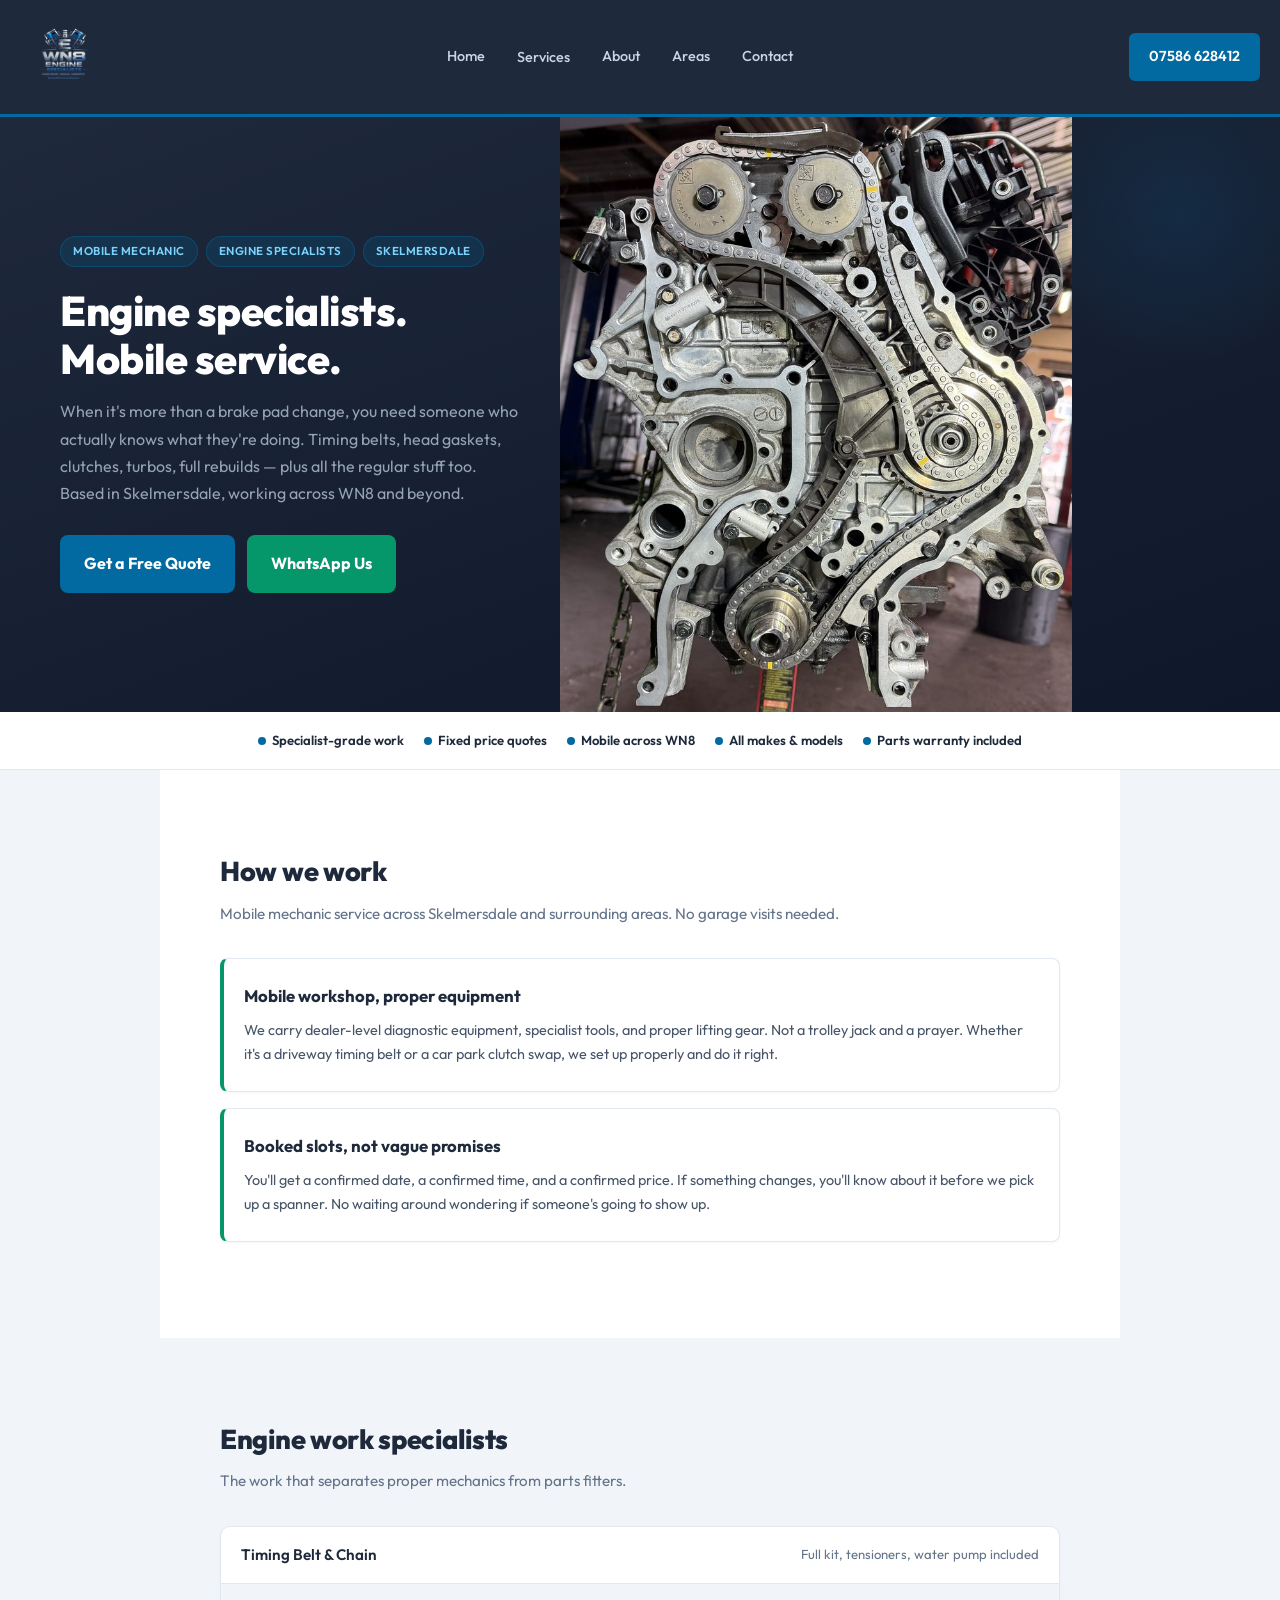
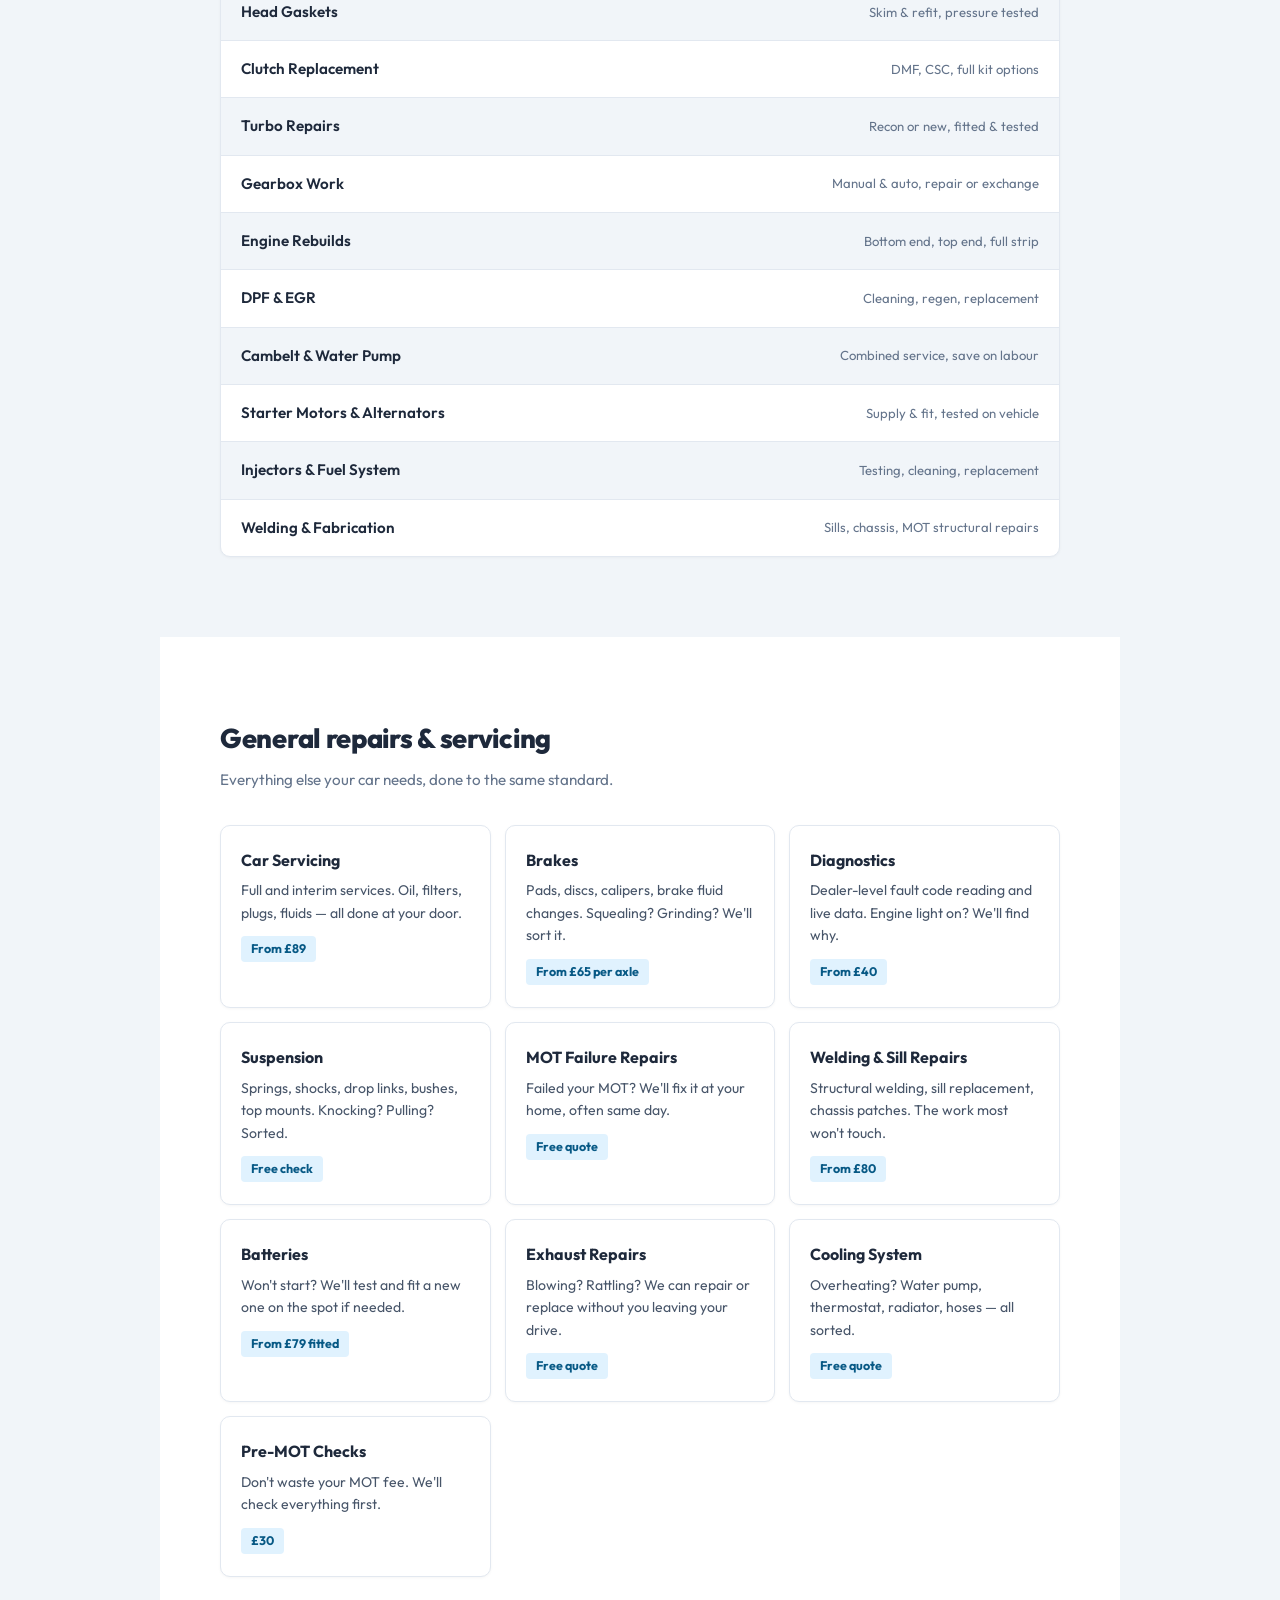
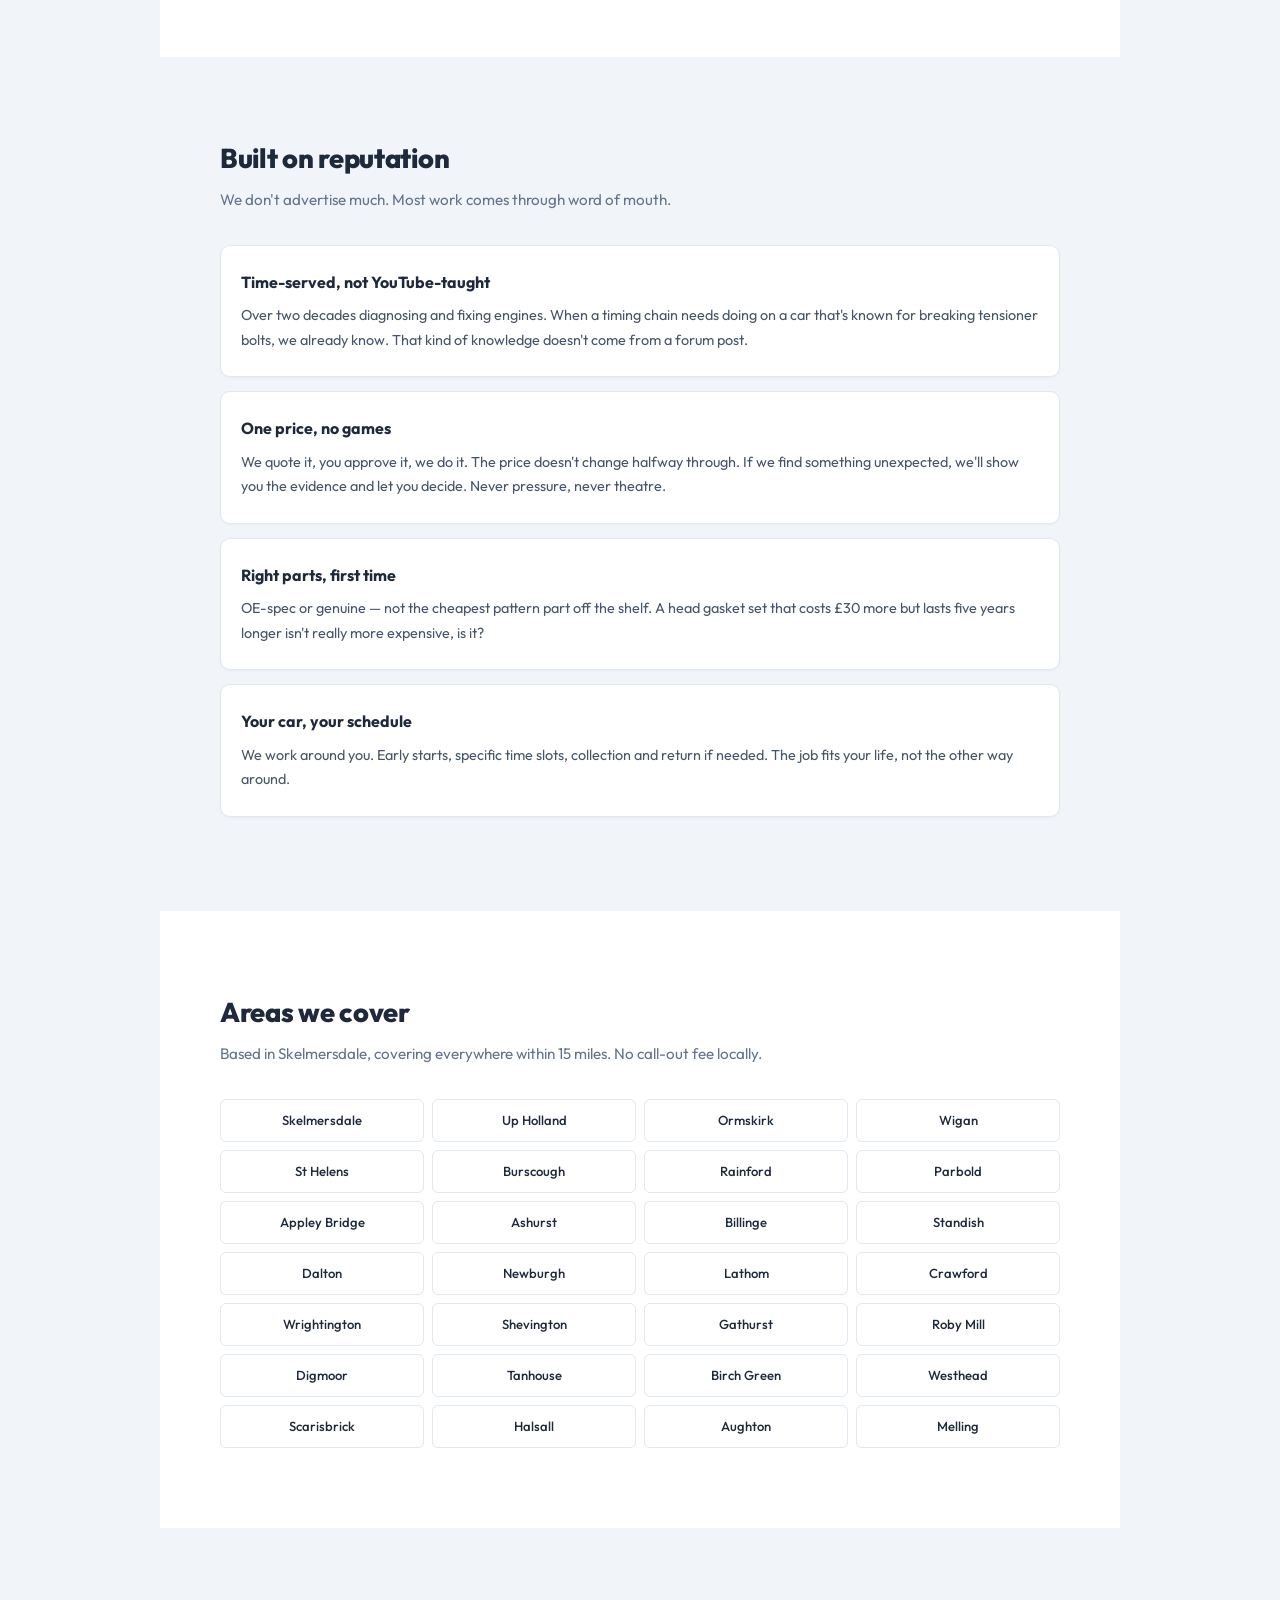
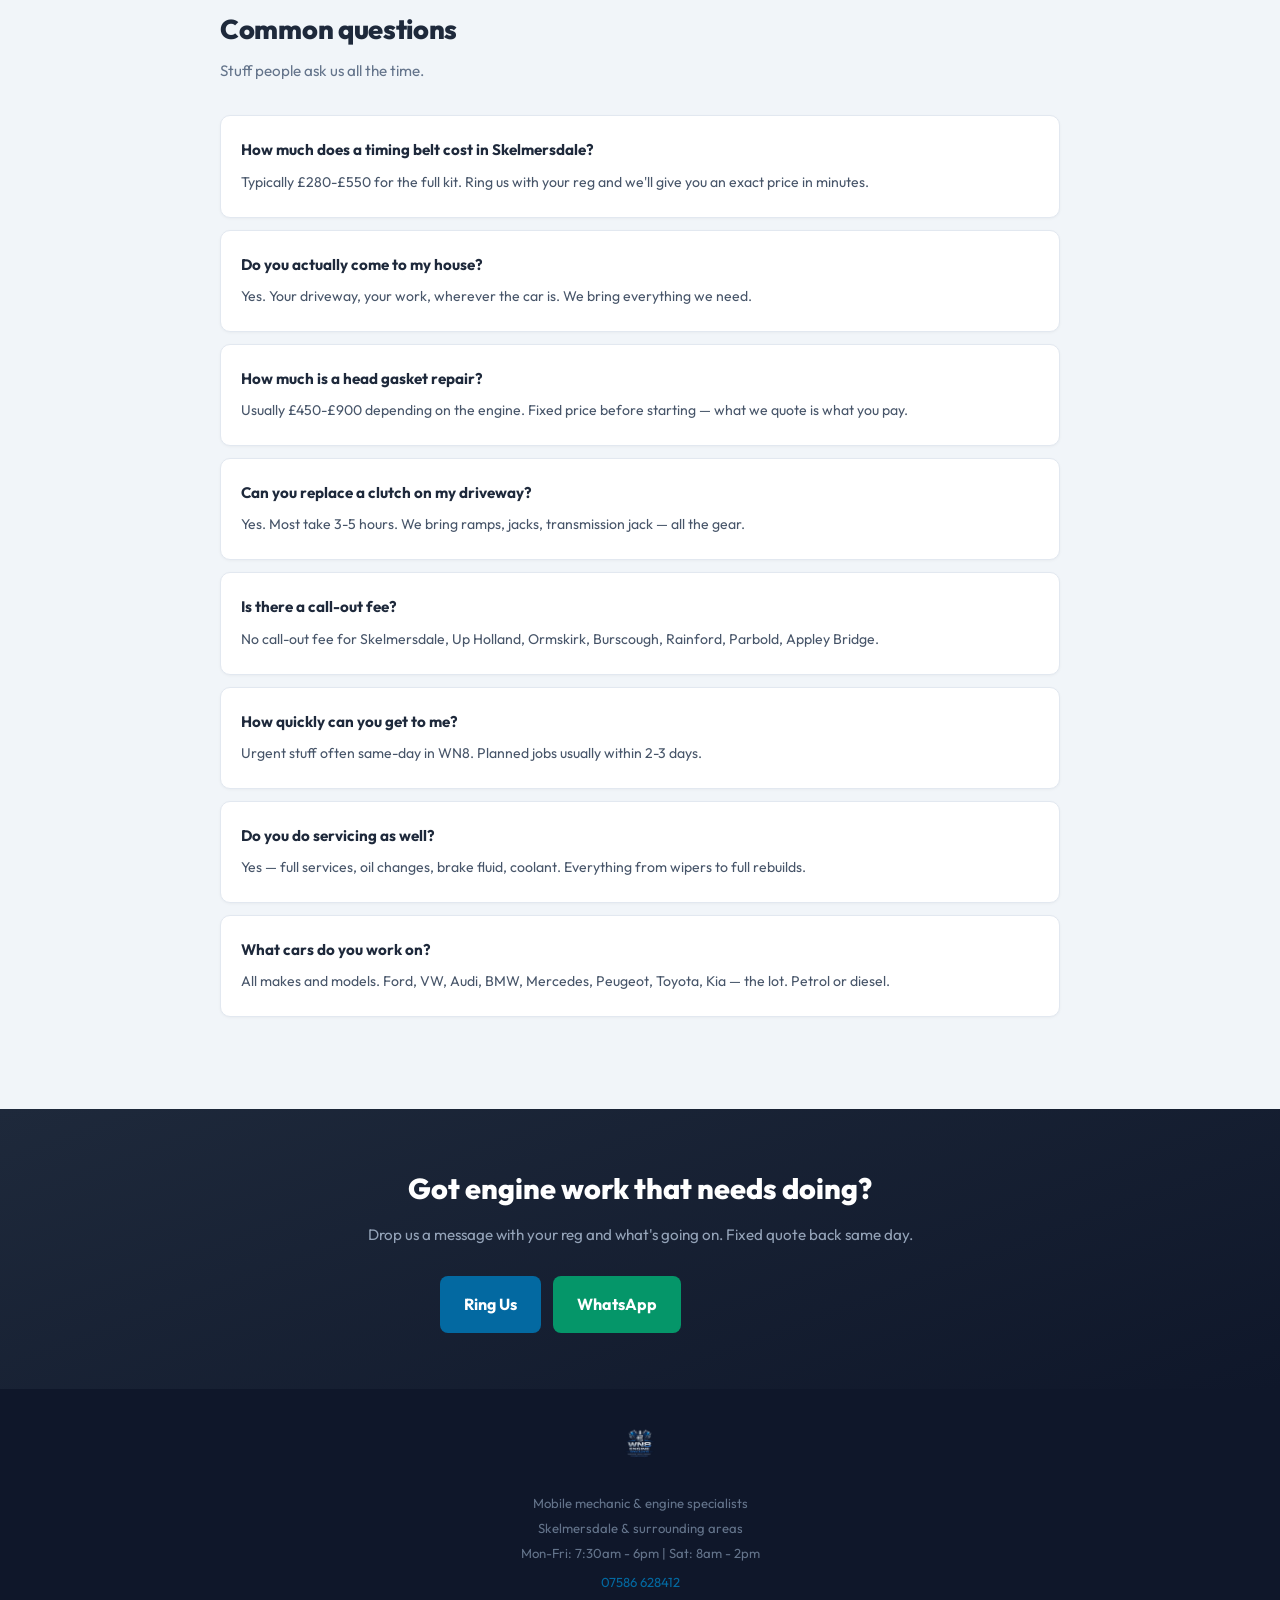
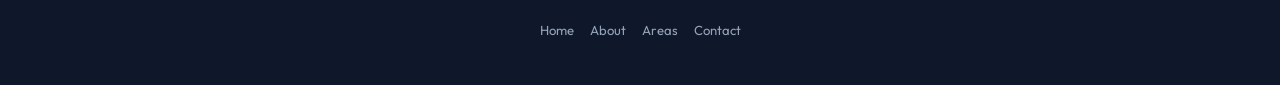
<file: index.html>
<!DOCTYPE html>
<html lang="en-GB">
<head>
    <meta charset="UTF-8">
    <meta name="viewport" content="width=device-width, initial-scale=1.0">
    <title>WN8 Motors | Mobile Mechanic & Engine Specialists | Skelmersdale</title>
    <meta name="description" content="Mobile mechanic in Skelmersdale specialising in engine work, timing belts, head gaskets, clutches & turbo repairs. We come to you. 20+ years experience. Free quotes. Call now.">
    <meta name="keywords" content="mobile mechanic skelmersdale, mechanic skelmersdale, car repair skelmersdale, timing belt skelmersdale, head gasket repair skelmersdale, clutch replacement skelmersdale, engine rebuild WN8, turbo repair skelmersdale, gearbox repair skelmersdale, mobile mechanic skem, car mechanic near me skelmersdale, garage skelmersdale, car service skelmersdale, mechanic up holland, mechanic ormskirk, mobile mechanic wigan, diagnostics skelmersdale, dpf clean skelmersdale, cambelt skelmersdale, brake repair skelmersdale">
    <meta name="robots" content="index, follow, max-image-preview:large, max-snippet:-1">
    <meta name="geo.region" content="GB-LAN">
    <meta name="geo.placename" content="Skelmersdale">
    <meta name="geo.position" content="53.5509;-2.7762">
    <meta name="ICBM" content="53.5509, -2.7762">
    <meta name="language" content="en-GB">
    <meta name="author" content="WN8 Motors">
    <link rel="canonical" href="https://wm8-motors.vercel.app/">

    <!-- Open Graph -->
    <meta property="og:title" content="WN8 Motors | Mobile Mechanic & Engine Specialists | Skelmersdale">
    <meta property="og:description" content="Mobile mechanic in Skelmersdale. Engine specialists - timing belts, head gaskets, clutches, turbos. We come to you. 20+ years experience.">
    <meta property="og:type" content="website">
    <meta property="og:locale" content="en_GB">
    <meta property="og:url" content="https://wm8-motors.vercel.app/">
    <meta property="og:site_name" content="WN8 Motors">
    <meta property="og:image" content="https://wm8-motors.vercel.app/img/logo.png">
    <meta property="og:image:width" content="1200">
    <meta property="og:image:height" content="630">
    <meta property="og:image:alt" content="WN8 Motors - Mobile Mechanic & Engine Specialists in Skelmersdale">

    <!-- Twitter Card -->
    <meta name="twitter:card" content="summary_large_image">
    <meta name="twitter:title" content="WN8 Motors | Mobile Mechanic & Engine Specialists | Skelmersdale">
    <meta name="twitter:description" content="Mobile mechanic in Skelmersdale. Engine specialists - timing belts, head gaskets, clutches, turbos. We come to you.">
    <meta name="twitter:image" content="https://wm8-motors.vercel.app/img/logo.png">

    <!-- Favicon -->
    <link rel="icon" type="image/png" sizes="48x48" href="/img/favicon-48x48.png">
    <link rel="icon" type="image/png" sizes="32x32" href="/img/favicon-32x32.png">
    <link rel="icon" type="image/png" sizes="16x16" href="/img/favicon-16x16.png">
    <link rel="icon" type="image/x-icon" href="/img/favicon.ico">
    <link rel="apple-touch-icon" sizes="180x180" href="/img/apple-touch-icon.png">
    <meta name="theme-color" content="#0369a1">

    <link rel="preconnect" href="https://fonts.googleapis.com">
    <link rel="preconnect" href="https://fonts.gstatic.com" crossorigin>
    <link href="https://fonts.googleapis.com/css2?family=Outfit:wght@400;500;600;700;800&display=swap" rel="stylesheet">
    <link rel="stylesheet" href="/css/styles.css">


    <!-- Schema: AutoRepair -->
    <script type="application/ld+json">
    {"@context":"https://schema.org","@type":"AutoRepair","name":"WN8 Motors","alternateName":"WN8 Motors Mobile Mechanic Skelmersdale","description":"Mobile mechanic and engine repair specialists in Skelmersdale, Lancashire. Timing belts, head gaskets, clutches, turbo repairs, servicing, brakes, diagnostics. We come to you at home or work.","url":"https://wm8-motors.vercel.app","telephone":"+447586628412","priceRange":"££","currenciesAccepted":"GBP","paymentAccepted":"Cash, Bank Transfer, Card","areaServed":[{"@type":"City","name":"Skelmersdale","containedInPlace":{"@type":"AdministrativeArea","name":"Lancashire"}},{"@type":"City","name":"Up Holland"},{"@type":"City","name":"Ormskirk"},{"@type":"City","name":"Wigan"},{"@type":"City","name":"St Helens"},{"@type":"City","name":"Burscough"},{"@type":"City","name":"Rainford"},{"@type":"City","name":"Parbold"},{"@type":"City","name":"Appley Bridge"},{"@type":"City","name":"Ashurst"},{"@type":"City","name":"Billinge"},{"@type":"City","name":"Standish"},{"@type":"City","name":"Dalton"},{"@type":"City","name":"Newburgh"},{"@type":"City","name":"Lathom"},{"@type":"City","name":"Crawford"},{"@type":"City","name":"Wrightington"},{"@type":"City","name":"Shevington"},{"@type":"City","name":"Gathurst"},{"@type":"City","name":"Roby Mill"},{"@type":"City","name":"Digmoor"},{"@type":"City","name":"Tanhouse"},{"@type":"City","name":"Birch Green"},{"@type":"City","name":"Westhead"}],"address":{"@type":"PostalAddress","addressLocality":"Skelmersdale","addressRegion":"Lancashire","postalCode":"WN8","addressCountry":"GB"},"geo":{"@type":"GeoCoordinates","latitude":"53.5509","longitude":"-2.7762"},"openingHoursSpecification":[{"@type":"OpeningHoursSpecification","dayOfWeek":["Monday","Tuesday","Wednesday","Thursday","Friday"],"opens":"07:30","closes":"18:00"},{"@type":"OpeningHoursSpecification","dayOfWeek":"Saturday","opens":"08:00","closes":"14:00"}],"serviceType":["Mobile Mechanic","Engine Rebuild","Timing Belt Replacement","Head Gasket Repair","Clutch Replacement","Turbo Repair","Gearbox Repair","Car Servicing","Brake Repair","Vehicle Diagnostics","DPF Cleaning","Cambelt Replacement","Starter Motor Replacement","Alternator Replacement","Suspension Repair","Oil Change","MOT Failure Repairs"],"hasOfferCatalog":{"@type":"OfferCatalog","name":"Car Repair Services Skelmersdale","itemListElement":[{"@type":"Offer","itemOffered":{"@type":"Service","name":"Timing Belt Replacement Skelmersdale","description":"Full timing belt kit replacement with tensioners. We come to you in Skelmersdale and surrounding areas."}},{"@type":"Offer","itemOffered":{"@type":"Service","name":"Head Gasket Repair Skelmersdale","description":"Head gasket replacement with skim and pressure test. Mobile service across Skelmersdale, Up Holland, Ormskirk."}},{"@type":"Offer","itemOffered":{"@type":"Service","name":"Mobile Mechanic Skelmersdale","description":"Mobile car repair service in Skelmersdale. Servicing, brakes, diagnostics, and engine work at your door."}},{"@type":"Offer","itemOffered":{"@type":"Service","name":"Clutch Replacement Skelmersdale","description":"Complete clutch kit replacement including DMF and CSC. Serving Skelmersdale, Wigan, and West Lancashire."}}]},"aggregateRating":{"@type":"AggregateRating","ratingValue":"4.9","reviewCount":"47","bestRating":"5"}}
    </script>

    <!-- Schema: FAQPage -->
    <script type="application/ld+json">
    {"@context":"https://schema.org","@type":"FAQPage","mainEntity":[{"@type":"Question","name":"How much does a timing belt cost in Skelmersdale?","acceptedAnswer":{"@type":"Answer","text":"Timing belt replacement in Skelmersdale typically costs between £280-£550 depending on the vehicle. We include the full kit (belt, tensioners, water pump if needed) and come to you. Ring us with your reg and we'll give you an exact price in minutes."}},{"@type":"Question","name":"Do you offer a mobile mechanic service in Skelmersdale?","acceptedAnswer":{"@type":"Answer","text":"Yes, WN8 Motors is a fully mobile mechanic service covering Skelmersdale and surrounding areas including Up Holland, Ormskirk, Wigan, and Rainford. We come to your home or workplace for everything from servicing and brakes to engine rebuilds and timing belts."}},{"@type":"Question","name":"How much is a head gasket repair near Skelmersdale?","acceptedAnswer":{"@type":"Answer","text":"Head gasket repairs in the Skelmersdale area range from £450-£900 depending on the engine type. Price includes removal, head skim, new gasket set, and pressure testing. We give fixed quotes before starting — no nasty surprises."}},{"@type":"Question","name":"Can you replace a clutch at my house?","acceptedAnswer":{"@type":"Answer","text":"Yes, we do clutch replacements on your driveway or at your workplace across Skelmersdale, Up Holland, and beyond. Most clutch jobs take 3-5 hours depending on the vehicle. We bring all the gear needed — ramps, jacks, the lot."}},{"@type":"Question","name":"What areas do WN8 Motors cover?","acceptedAnswer":{"@type":"Answer","text":"We cover Skelmersdale and all surrounding areas within about 15 miles. This includes Up Holland, Ormskirk, Wigan, St Helens, Burscough, Rainford, Parbold, Appley Bridge, Ashurst, Billinge, Standish, Dalton, Newburgh, Lathom, Wrightington, and Shevington."}},{"@type":"Question","name":"How quickly can you get to me in Skelmersdale?","acceptedAnswer":{"@type":"Answer","text":"For urgent work, we can often get to you same-day in Skelmersdale and the WN8 area. For planned jobs like timing belts or clutches, we usually book within 2-3 days. Give us a ring or WhatsApp and we'll sort the earliest slot."}},{"@type":"Question","name":"Do you do car servicing in Skelmersdale?","acceptedAnswer":{"@type":"Answer","text":"Yes, we do full and interim car servicing across Skelmersdale. Oil and filter, air filter, spark plugs, fluid top-ups — all done at your door. We also do brake fluid changes, coolant flushes, and gearbox oil services."}},{"@type":"Question","name":"Is there a call-out fee for mobile mechanic visits?","acceptedAnswer":{"@type":"Answer","text":"No call-out fee for anywhere in the Skelmersdale area (WN8, Up Holland, Ormskirk, Burscough). For locations further afield we may add a small travel charge but we'll always tell you upfront before booking."}}]}
    </script>

    <!-- Schema: Service -->
    <script type="application/ld+json">
    {"@context":"https://schema.org","@type":"Service","serviceType":"Mobile Mechanic","provider":{"@type":"AutoRepair","name":"WN8 Motors","address":{"@type":"PostalAddress","addressLocality":"Skelmersdale","addressRegion":"Lancashire","postalCode":"WN8","addressCountry":"GB"}},"areaServed":{"@type":"GeoCircle","geoMidpoint":{"@type":"GeoCoordinates","latitude":"53.5509","longitude":"-2.7762"},"geoRadius":"24000"},"description":"Mobile mechanic service in Skelmersdale specialising in engine repairs, timing belts, head gaskets, clutches, servicing, brakes, and diagnostics. We come to your home or workplace.","offers":{"@type":"Offer","availability":"https://schema.org/InStock","areaServed":"Skelmersdale, Lancashire"}}
    </script>
</head>
<body>

    <header class="site-header">
        <a href="/" class="logo-link"><img src="/img/logo-header.png" alt="WN8 Motors - Engine Specialists Skelmersdale" class="logo-img"></a>
        <nav class="main-nav">
            <a href="/">Home</a>
            <div class="nav-dropdown">
                <button class="nav-dropdown-trigger">Services</button>
                <div class="nav-dropdown-menu">
                    <a href="/services/timing-belts.html">Timing Belts</a>
                    <a href="/services/head-gaskets.html">Head Gaskets</a>
                    <a href="/services/clutch-replacement.html">Clutches</a>
                    <a href="/services/engine-rebuilds.html">Engine Rebuilds</a>
                    <a href="/services/turbo-repairs.html">Turbo Repairs</a>
                    <a href="/services/car-servicing.html">Car Servicing</a>
                    <a href="/services/brakes.html">Brakes</a>
                    <a href="/services/diagnostics.html">Diagnostics</a>
                    <a href="/services/welding-repairs.html">Welding Repairs</a>
                </div>
            </div>
            <a href="/about.html">About</a>
            <a href="/areas.html">Areas</a>
            <a href="/contact.html">Contact</a>
        </nav>
        <button class="mobile-menu-btn" aria-label="Menu">&#9776;</button>
        <a href="tel:+447586628412" class="header-phone">07586 628412</a>
    </header>
    <div class="mobile-nav-overlay"></div>
    <nav class="mobile-nav">
        <button class="mobile-nav-close" aria-label="Close">&times;</button>
        <div class="mobile-nav-links">
            <a href="/">Home</a>
            <span class="nav-section-title">Services</span>
            <a href="/services/timing-belts.html" class="nav-sub-link">Timing Belts</a>
            <a href="/services/head-gaskets.html" class="nav-sub-link">Head Gaskets</a>
            <a href="/services/clutch-replacement.html" class="nav-sub-link">Clutches</a>
            <a href="/services/engine-rebuilds.html" class="nav-sub-link">Engine Rebuilds</a>
            <a href="/services/turbo-repairs.html" class="nav-sub-link">Turbo Repairs</a>
            <a href="/services/car-servicing.html" class="nav-sub-link">Car Servicing</a>
            <a href="/services/brakes.html" class="nav-sub-link">Brakes</a>
            <a href="/services/diagnostics.html" class="nav-sub-link">Diagnostics</a>
            <a href="/services/welding-repairs.html" class="nav-sub-link">Welding Repairs</a>
            <a href="/about.html">About</a>
            <a href="/areas.html">Areas</a>
            <a href="/contact.html">Contact</a>
        </div>
    </nav>


    <section class="hero">
        <img src="/img/hero-engine.jpg" alt="Kia 1.6 CRDI engine rebuild - WN8 Motors mobile mechanic Skelmersdale" class="hero-img">
        <div class="hero-content">
            <div class="hero-badges">
                <span class="hero-badge">Mobile Mechanic</span>
                <span class="hero-badge">Engine Specialists</span>
                <span class="hero-badge">Skelmersdale</span>
            </div>
            <h1>Engine specialists. Mobile service.</h1>
            <p>When it's more than a brake pad change, you need someone who actually knows what they're doing. Timing belts, head gaskets, clutches, turbos, full rebuilds — plus all the regular stuff too. Based in Skelmersdale, working across WN8 and beyond.</p>
            <div class="hero-cta">
                <a href="tel:+447586628412" class="btn-primary">Get a Free Quote</a>
                <a href="https://wa.me/447586628412?text=Hi%2C%20I%20need%20a%20quote%20for%20some%20car%20work%20in%20Skem" class="btn-secondary">WhatsApp Us</a>
            </div>
        </div>
    </section>

    <div class="trust-strip">
        <div class="trust-pill"><span class="dot"></span> Specialist-grade work</div>
        <div class="trust-pill"><span class="dot"></span> Fixed price quotes</div>
        <div class="trust-pill"><span class="dot"></span> Mobile across WN8</div>
        <div class="trust-pill"><span class="dot"></span> All makes &amp; models</div>
        <div class="trust-pill"><span class="dot"></span> Parts warranty included</div>
    </div>

    <section class="section section-alt">
        <h2>How we work</h2>
        <p class="section-sub">Mobile mechanic service across Skelmersdale and surrounding areas. No garage visits needed.</p>
        <div class="mobile-card">
            <h3>Mobile workshop, proper equipment</h3>
            <p>We carry dealer-level diagnostic equipment, specialist tools, and proper lifting gear. Not a trolley jack and a prayer. Whether it's a driveway timing belt or a car park clutch swap, we set up properly and do it right.</p>
        </div>
        <div class="mobile-card">
            <h3>Booked slots, not vague promises</h3>
            <p>You'll get a confirmed date, a confirmed time, and a confirmed price. If something changes, you'll know about it before we pick up a spanner. No waiting around wondering if someone's going to show up.</p>
        </div>
    </section>

    <section class="section">
        <h2>Engine work specialists</h2>
        <p class="section-sub">The work that separates proper mechanics from parts fitters.</p>
        <ul class="spec-list">
            <li><a href="/services/timing-belts.html"><span class="spec-name">Timing Belt &amp; Chain</span><span class="spec-detail">Full kit, tensioners, water pump included</span></a></li>
            <li><a href="/services/head-gaskets.html"><span class="spec-name">Head Gaskets</span><span class="spec-detail">Skim &amp; refit, pressure tested</span></a></li>
            <li><a href="/services/clutch-replacement.html"><span class="spec-name">Clutch Replacement</span><span class="spec-detail">DMF, CSC, full kit options</span></a></li>
            <li><a href="/services/turbo-repairs.html"><span class="spec-name">Turbo Repairs</span><span class="spec-detail">Recon or new, fitted &amp; tested</span></a></li>
            <li><a href="/services/engine-rebuilds.html"><span class="spec-name">Gearbox Work</span><span class="spec-detail">Manual &amp; auto, repair or exchange</span></a></li>
            <li><a href="/services/engine-rebuilds.html"><span class="spec-name">Engine Rebuilds</span><span class="spec-detail">Bottom end, top end, full strip</span></a></li>
            <li><a href="/services/diagnostics.html"><span class="spec-name">DPF &amp; EGR</span><span class="spec-detail">Cleaning, regen, replacement</span></a></li>
            <li><a href="/services/timing-belts.html"><span class="spec-name">Cambelt &amp; Water Pump</span><span class="spec-detail">Combined service, save on labour</span></a></li>
            <li><a href="/services/diagnostics.html"><span class="spec-name">Starter Motors &amp; Alternators</span><span class="spec-detail">Supply &amp; fit, tested on vehicle</span></a></li>
            <li><a href="/services/diagnostics.html"><span class="spec-name">Injectors &amp; Fuel System</span><span class="spec-detail">Testing, cleaning, replacement</span></a></li>
            <li><a href="/services/welding-repairs.html"><span class="spec-name">Welding &amp; Fabrication</span><span class="spec-detail">Sills, chassis, MOT structural repairs</span></a></li>
        </ul>
    </section>


    <section class="section section-alt">
        <h2>General repairs &amp; servicing</h2>
        <p class="section-sub">Everything else your car needs, done to the same standard.</p>
        <div class="services-grid">
            <a href="/services/car-servicing.html" class="service-card"><h3>Car Servicing</h3><p>Full and interim services. Oil, filters, plugs, fluids — all done at your door.</p><span class="price-hint">From £89</span></a>
            <a href="/services/brakes.html" class="service-card"><h3>Brakes</h3><p>Pads, discs, calipers, brake fluid changes. Squealing? Grinding? We'll sort it.</p><span class="price-hint">From £65 per axle</span></a>
            <a href="/services/diagnostics.html" class="service-card"><h3>Diagnostics</h3><p>Dealer-level fault code reading and live data. Engine light on? We'll find why.</p><span class="price-hint">From £40</span></a>
            <div class="service-card"><h3>Suspension</h3><p>Springs, shocks, drop links, bushes, top mounts. Knocking? Pulling? Sorted.</p><span class="price-hint">Free check</span></div>
            <div class="service-card"><h3>MOT Failure Repairs</h3><p>Failed your MOT? We'll fix it at your home, often same day.</p><span class="price-hint">Free quote</span></div>
            <a href="/services/welding-repairs.html" class="service-card"><h3>Welding &amp; Sill Repairs</h3><p>Structural welding, sill replacement, chassis patches. The work most won't touch.</p><span class="price-hint">From £80</span></a>
            <div class="service-card"><h3>Batteries</h3><p>Won't start? We'll test and fit a new one on the spot if needed.</p><span class="price-hint">From £79 fitted</span></div>
            <div class="service-card"><h3>Exhaust Repairs</h3><p>Blowing? Rattling? We can repair or replace without you leaving your drive.</p><span class="price-hint">Free quote</span></div>
            <div class="service-card"><h3>Cooling System</h3><p>Overheating? Water pump, thermostat, radiator, hoses — all sorted.</p><span class="price-hint">Free quote</span></div>
            <div class="service-card"><h3>Pre-MOT Checks</h3><p>Don't waste your MOT fee. We'll check everything first.</p><span class="price-hint">£30</span></div>
        </div>
    </section>

    <section class="section">
        <h2>Built on reputation</h2>
        <p class="section-sub">We don't advertise much. Most work comes through word of mouth.</p>
        <div class="why-block"><h3>Time-served, not YouTube-taught</h3><p>Over two decades diagnosing and fixing engines. When a timing chain needs doing on a car that's known for breaking tensioner bolts, we already know. That kind of knowledge doesn't come from a forum post.</p></div>
        <div class="why-block"><h3>One price, no games</h3><p>We quote it, you approve it, we do it. The price doesn't change halfway through. If we find something unexpected, we'll show you the evidence and let you decide. Never pressure, never theatre.</p></div>
        <div class="why-block"><h3>Right parts, first time</h3><p>OE-spec or genuine — not the cheapest pattern part off the shelf. A head gasket set that costs £30 more but lasts five years longer isn't really more expensive, is it?</p></div>
        <div class="why-block"><h3>Your car, your schedule</h3><p>We work around you. Early starts, specific time slots, collection and return if needed. The job fits your life, not the other way around.</p></div>
    </section>

    <section class="section section-alt" id="areas">
        <h2>Areas we cover</h2>
        <p class="section-sub">Based in Skelmersdale, covering everywhere within 15 miles. No call-out fee locally.</p>
        <div class="area-grid">
            <span class="area-chip">Skelmersdale</span><span class="area-chip">Up Holland</span><span class="area-chip">Ormskirk</span><span class="area-chip">Wigan</span><span class="area-chip">St Helens</span><span class="area-chip">Burscough</span><span class="area-chip">Rainford</span><span class="area-chip">Parbold</span><span class="area-chip">Appley Bridge</span><span class="area-chip">Ashurst</span><span class="area-chip">Billinge</span><span class="area-chip">Standish</span><span class="area-chip">Dalton</span><span class="area-chip">Newburgh</span><span class="area-chip">Lathom</span><span class="area-chip">Crawford</span><span class="area-chip">Wrightington</span><span class="area-chip">Shevington</span><span class="area-chip">Gathurst</span><span class="area-chip">Roby Mill</span><span class="area-chip">Digmoor</span><span class="area-chip">Tanhouse</span><span class="area-chip">Birch Green</span><span class="area-chip">Westhead</span><span class="area-chip">Scarisbrick</span><span class="area-chip">Halsall</span><span class="area-chip">Aughton</span><span class="area-chip">Melling</span>
        </div>
    </section>

    <section class="section">
        <h2>Common questions</h2>
        <p class="section-sub">Stuff people ask us all the time.</p>
        <div class="faq-item"><h3>How much does a timing belt cost in Skelmersdale?</h3><p>Typically £280-£550 for the full kit. Ring us with your reg and we'll give you an exact price in minutes.</p></div>
        <div class="faq-item"><h3>Do you actually come to my house?</h3><p>Yes. Your driveway, your work, wherever the car is. We bring everything we need.</p></div>
        <div class="faq-item"><h3>How much is a head gasket repair?</h3><p>Usually £450-£900 depending on the engine. Fixed price before starting — what we quote is what you pay.</p></div>
        <div class="faq-item"><h3>Can you replace a clutch on my driveway?</h3><p>Yes. Most take 3-5 hours. We bring ramps, jacks, transmission jack — all the gear.</p></div>
        <div class="faq-item"><h3>Is there a call-out fee?</h3><p>No call-out fee for Skelmersdale, Up Holland, Ormskirk, Burscough, Rainford, Parbold, Appley Bridge.</p></div>
        <div class="faq-item"><h3>How quickly can you get to me?</h3><p>Urgent stuff often same-day in WN8. Planned jobs usually within 2-3 days.</p></div>
        <div class="faq-item"><h3>Do you do servicing as well?</h3><p>Yes — full services, oil changes, brake fluid, coolant. Everything from wipers to full rebuilds.</p></div>
        <div class="faq-item"><h3>What cars do you work on?</h3><p>All makes and models. Ford, VW, Audi, BMW, Mercedes, Peugeot, Toyota, Kia — the lot. Petrol or diesel.</p></div>
    </section>

    <section class="cta-section">
        <h2>Got engine work that needs doing?</h2>
        <p>Drop us a message with your reg and what's going on. Fixed quote back same day.</p>
        <div class="hero-cta">
            <a href="tel:+447586628412" class="btn-primary">Ring Us</a>
            <a href="https://wa.me/447586628412?text=Hi%2C%20I%20need%20a%20quote%20for%20some%20car%20work%20in%20Skem" class="btn-secondary">WhatsApp</a>
        </div>
    </section>

    <footer class="site-footer">
        <img src="/img/logo-header.png" alt="WN8 Motors" class="footer-logo">
        <p>Mobile mechanic &amp; engine specialists</p>
        <p>Skelmersdale &amp; surrounding areas</p>
        <p>Mon-Fri: 7:30am - 6pm | Sat: 8am - 2pm</p>
        <p style="margin-top: 8px;"><a href="tel:+447586628412">07586 628412</a></p>
        <div class="footer-links">
            <a href="/">Home</a>
            <a href="/about.html">About</a>
            <a href="/areas.html">Areas</a>
            <a href="/contact.html">Contact</a>
        </div>
    </footer>

    <div class="sticky-cta">
        <a href="tel:+447586628412" class="btn-call">&#128222; Call Now</a>
        <a href="https://wa.me/447586628412?text=Hi%2C%20I%20need%20a%20quote%20for%20some%20car%20work%20in%20Skem" class="btn-whatsapp">&#128172; WhatsApp</a>
    </div>

    <script src="/js/nav.js"></script>
</body>
</html>
</file>
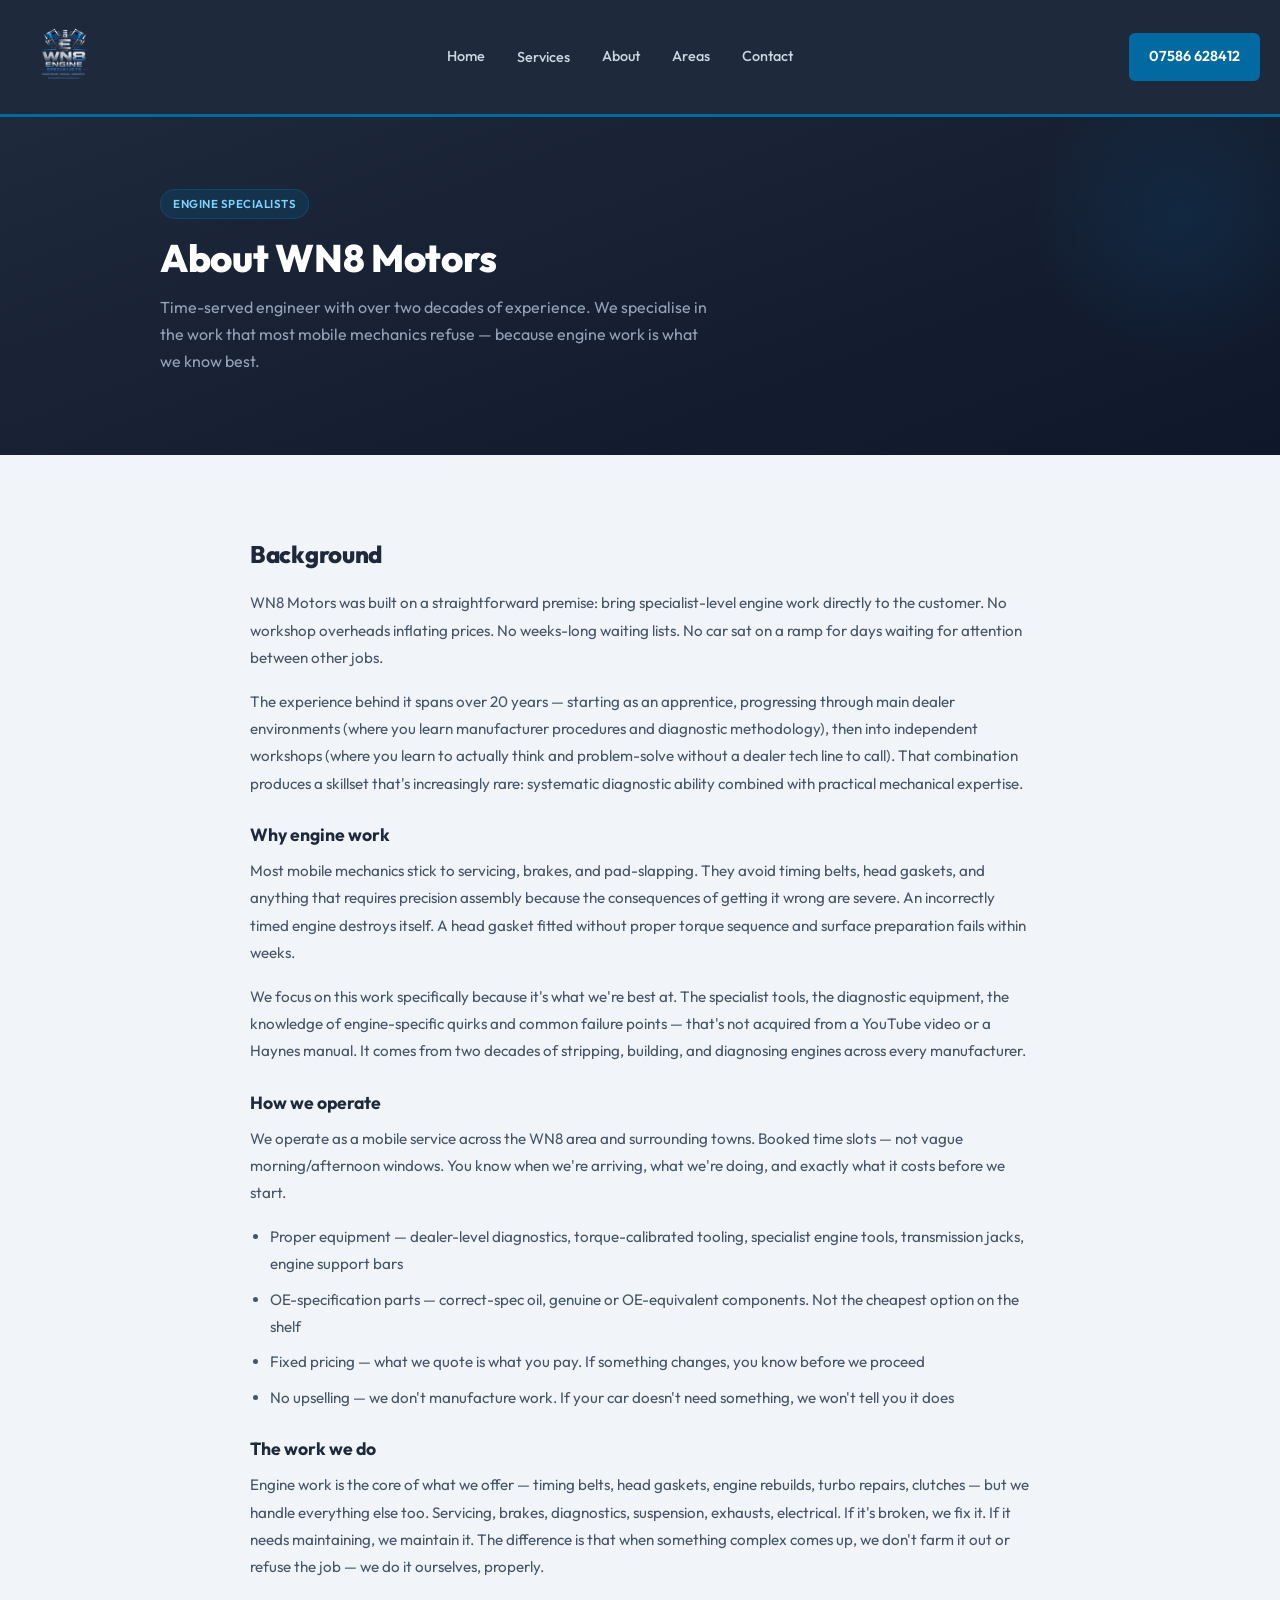
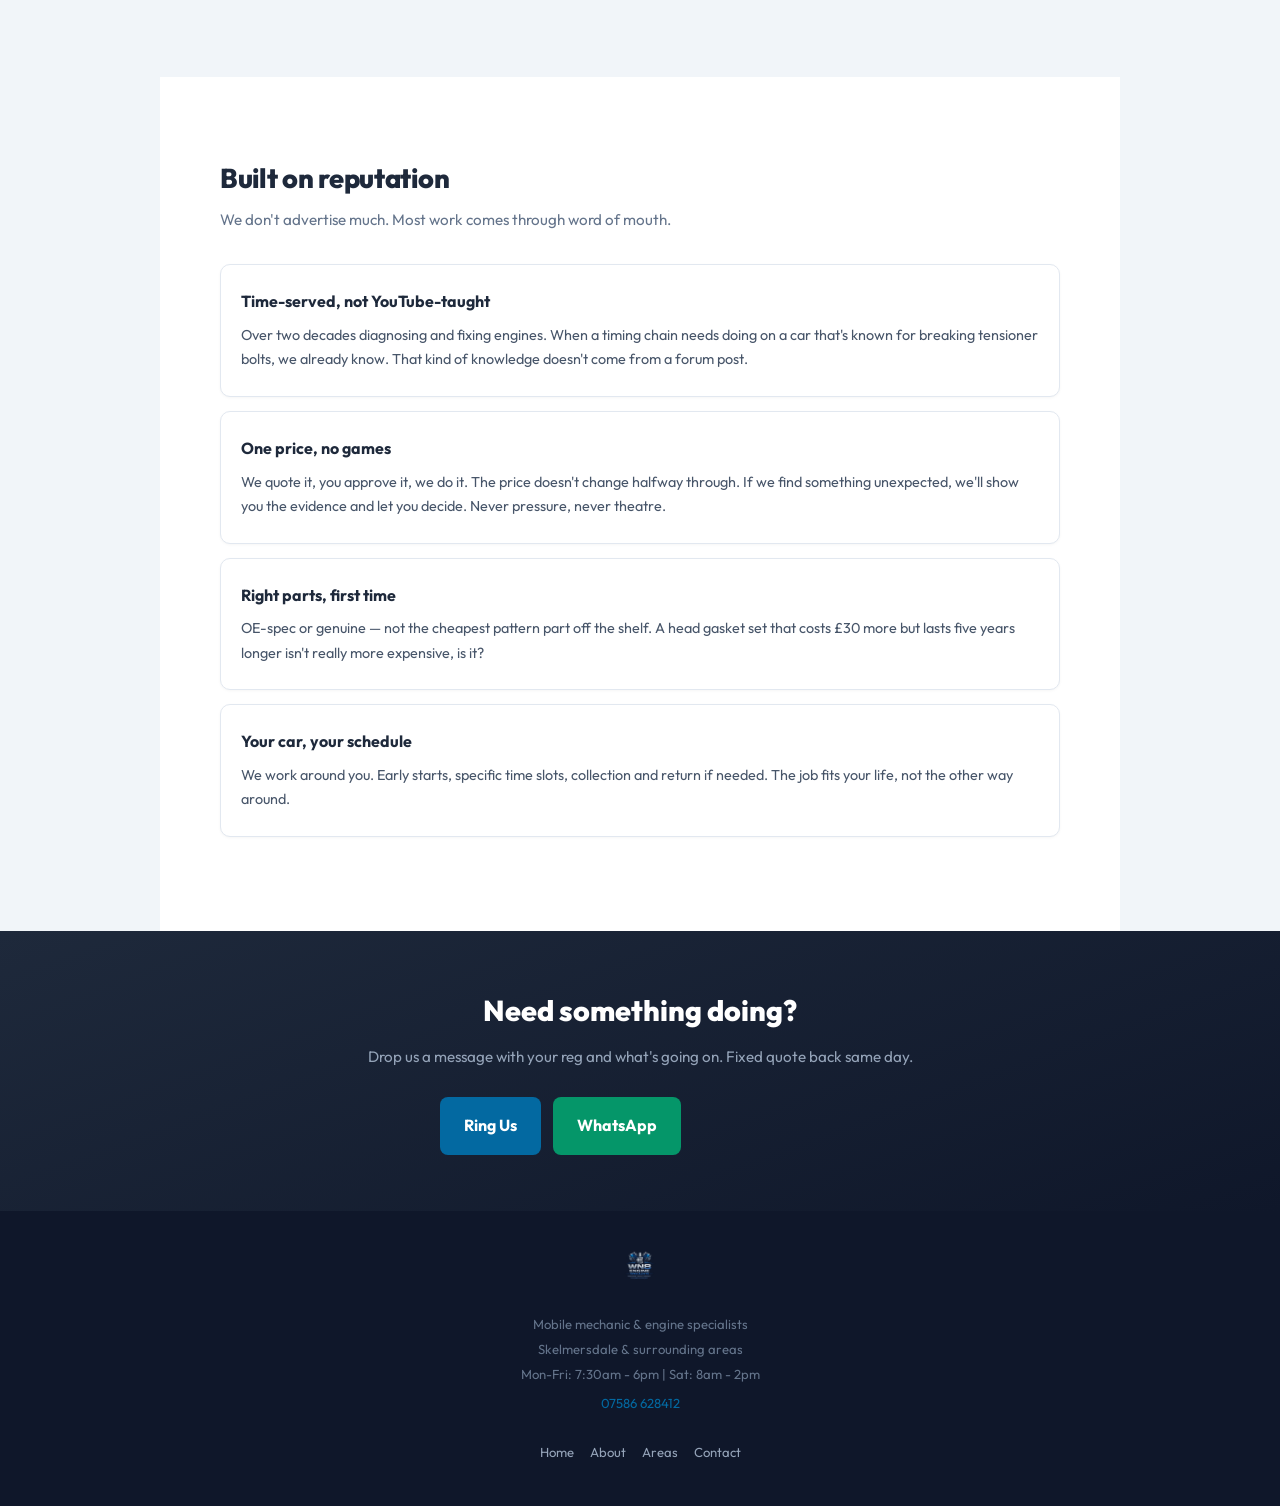
<file: about.html>
<!DOCTYPE html>
<html lang="en-GB">
<head>
    <meta charset="UTF-8">
    <meta name="viewport" content="width=device-width, initial-scale=1.0">
    <title>About WN8 Motors | Engine Specialists Skelmersdale</title>
    <meta name="description" content="Time-served engine specialists in Skelmersdale. 20+ years experience, started as apprentice, worked main dealers and independent. Proper equipment, OE parts, fixed pricing.">
    <meta name="keywords" content="about WN8 motors, mechanic skelmersdale, engine specialist skelmersdale, mobile mechanic background, experienced mechanic WN8">
    <meta name="robots" content="index, follow">
    <meta name="geo.region" content="GB-LAN">
    <meta name="geo.placename" content="Skelmersdale">
    <link rel="canonical" href="https://wm8-motors.vercel.app/about.html">
    <link rel="icon" type="image/png" sizes="32x32" href="/img/favicon-32x32.png">
    <link rel="icon" type="image/x-icon" href="/img/favicon.ico">
    <link rel="apple-touch-icon" sizes="180x180" href="/img/apple-touch-icon.png">
    <meta name="theme-color" content="#0369a1">
    <link rel="preconnect" href="https://fonts.googleapis.com">
    <link rel="preconnect" href="https://fonts.gstatic.com" crossorigin>
    <link href="https://fonts.googleapis.com/css2?family=Outfit:wght@400;500;600;700;800&display=swap" rel="stylesheet">
    <link rel="stylesheet" href="/css/styles.css">
    <script type="application/ld+json">
    {"@context":"https://schema.org","@type":"AboutPage","mainEntity":{"@type":"AutoRepair","name":"WN8 Motors","telephone":"+447586628412","address":{"@type":"PostalAddress","addressLocality":"Skelmersdale","addressRegion":"Lancashire","postalCode":"WN8","addressCountry":"GB"},"description":"Time-served engine specialists in Skelmersdale with over 20 years experience. Mobile service covering WN8 and surrounding areas."}}
    </script>
</head>
<body>
    <header class="site-header">
        <a href="/" class="logo-link"><img src="/img/logo-header.png" alt="WN8 Motors" class="logo-img"></a>
        <nav class="main-nav">
            <a href="/">Home</a>
            <div class="nav-dropdown">
                <button class="nav-dropdown-trigger">Services</button>
                <div class="nav-dropdown-menu">
                    <a href="/services/timing-belts.html">Timing Belts</a>
                    <a href="/services/head-gaskets.html">Head Gaskets</a>
                    <a href="/services/clutch-replacement.html">Clutches</a>
                    <a href="/services/engine-rebuilds.html">Engine Rebuilds</a>
                    <a href="/services/turbo-repairs.html">Turbo Repairs</a>
                    <a href="/services/car-servicing.html">Car Servicing</a>
                    <a href="/services/brakes.html">Brakes</a>
                    <a href="/services/diagnostics.html">Diagnostics</a>
                    <a href="/services/welding-repairs.html">Welding Repairs</a>
                </div>
            </div>
            <a href="/about.html">About</a>
            <a href="/areas.html">Areas</a>
            <a href="/contact.html">Contact</a>
        </nav>
        <button class="mobile-menu-btn" aria-label="Menu">&#9776;</button>
        <a href="tel:+447586628412" class="header-phone">07586 628412</a>
    </header>
    <div class="mobile-nav-overlay"></div>
    <nav class="mobile-nav">
        <button class="mobile-nav-close" aria-label="Close">&times;</button>
        <div class="mobile-nav-links">
            <a href="/">Home</a>
            <span class="nav-section-title">Services</span>
            <a href="/services/timing-belts.html" class="nav-sub-link">Timing Belts</a>
            <a href="/services/head-gaskets.html" class="nav-sub-link">Head Gaskets</a>
            <a href="/services/clutch-replacement.html" class="nav-sub-link">Clutches</a>
            <a href="/services/engine-rebuilds.html" class="nav-sub-link">Engine Rebuilds</a>
            <a href="/services/turbo-repairs.html" class="nav-sub-link">Turbo Repairs</a>
            <a href="/services/car-servicing.html" class="nav-sub-link">Car Servicing</a>
            <a href="/services/brakes.html" class="nav-sub-link">Brakes</a>
            <a href="/services/diagnostics.html" class="nav-sub-link">Diagnostics</a>
            <a href="/services/welding-repairs.html" class="nav-sub-link">Welding Repairs</a>
            <a href="/about.html">About</a>
            <a href="/areas.html">Areas</a>
            <a href="/contact.html">Contact</a>
        </div>
    </nav>

    <section class="page-hero">
        <div class="page-hero-content">
            <span class="hero-badge">Engine Specialists</span>
            <h1>About WN8 Motors</h1>
            <p>Time-served engineer with over two decades of experience. We specialise in the work that most mobile mechanics refuse — because engine work is what we know best.</p>
        </div>
    </section>

    <section class="content-section">
        <div class="content-wrapper">
            <h2>Background</h2>
            <p>WN8 Motors was built on a straightforward premise: bring specialist-level engine work directly to the customer. No workshop overheads inflating prices. No weeks-long waiting lists. No car sat on a ramp for days waiting for attention between other jobs.</p>
            <p>The experience behind it spans over 20 years — starting as an apprentice, progressing through main dealer environments (where you learn manufacturer procedures and diagnostic methodology), then into independent workshops (where you learn to actually think and problem-solve without a dealer tech line to call). That combination produces a skillset that's increasingly rare: systematic diagnostic ability combined with practical mechanical expertise.</p>

            <h3>Why engine work</h3>
            <p>Most mobile mechanics stick to servicing, brakes, and pad-slapping. They avoid timing belts, head gaskets, and anything that requires precision assembly because the consequences of getting it wrong are severe. An incorrectly timed engine destroys itself. A head gasket fitted without proper torque sequence and surface preparation fails within weeks.</p>
            <p>We focus on this work specifically because it's what we're best at. The specialist tools, the diagnostic equipment, the knowledge of engine-specific quirks and common failure points — that's not acquired from a YouTube video or a Haynes manual. It comes from two decades of stripping, building, and diagnosing engines across every manufacturer.</p>

            <h3>How we operate</h3>
            <p>We operate as a mobile service across the WN8 area and surrounding towns. Booked time slots — not vague morning/afternoon windows. You know when we're arriving, what we're doing, and exactly what it costs before we start.</p>
            <ul>
                <li>Proper equipment — dealer-level diagnostics, torque-calibrated tooling, specialist engine tools, transmission jacks, engine support bars</li>
                <li>OE-specification parts — correct-spec oil, genuine or OE-equivalent components. Not the cheapest option on the shelf</li>
                <li>Fixed pricing — what we quote is what you pay. If something changes, you know before we proceed</li>
                <li>No upselling — we don't manufacture work. If your car doesn't need something, we won't tell you it does</li>
            </ul>

            <h3>The work we do</h3>
            <p>Engine work is the core of what we offer — timing belts, head gaskets, engine rebuilds, turbo repairs, clutches — but we handle everything else too. Servicing, brakes, diagnostics, suspension, exhausts, electrical. If it's broken, we fix it. If it needs maintaining, we maintain it. The difference is that when something complex comes up, we don't farm it out or refuse the job — we do it ourselves, properly.</p>
        </div>
    </section>

    <section class="section section-alt">
        <h2>Built on reputation</h2>
        <p class="section-sub">We don't advertise much. Most work comes through word of mouth.</p>
        <div class="why-block"><h3>Time-served, not YouTube-taught</h3><p>Over two decades diagnosing and fixing engines. When a timing chain needs doing on a car that's known for breaking tensioner bolts, we already know. That kind of knowledge doesn't come from a forum post.</p></div>
        <div class="why-block"><h3>One price, no games</h3><p>We quote it, you approve it, we do it. The price doesn't change halfway through. If we find something unexpected, we'll show you the evidence and let you decide. Never pressure, never theatre.</p></div>
        <div class="why-block"><h3>Right parts, first time</h3><p>OE-spec or genuine — not the cheapest pattern part off the shelf. A head gasket set that costs £30 more but lasts five years longer isn't really more expensive, is it?</p></div>
        <div class="why-block"><h3>Your car, your schedule</h3><p>We work around you. Early starts, specific time slots, collection and return if needed. The job fits your life, not the other way around.</p></div>
    </section>

    <section class="cta-section">
        <h2>Need something doing?</h2>
        <p>Drop us a message with your reg and what's going on. Fixed quote back same day.</p>
        <div class="hero-cta">
            <a href="tel:+447586628412" class="btn-primary">Ring Us</a>
            <a href="https://wa.me/447586628412?text=Hi%2C%20I%20need%20a%20quote%20for%20some%20work" class="btn-secondary">WhatsApp</a>
        </div>
    </section>

    <footer class="site-footer">
        <img src="/img/logo-header.png" alt="WN8 Motors" class="footer-logo">
        <p>Mobile mechanic &amp; engine specialists</p>
        <p>Skelmersdale &amp; surrounding areas</p>
        <p>Mon-Fri: 7:30am - 6pm | Sat: 8am - 2pm</p>
        <p style="margin-top: 8px;"><a href="tel:+447586628412">07586 628412</a></p>
        <div class="footer-links">
            <a href="/">Home</a>
            <a href="/about.html">About</a>
            <a href="/areas.html">Areas</a>
            <a href="/contact.html">Contact</a>
        </div>
    </footer>

    <div class="sticky-cta">
        <a href="tel:+447586628412" class="btn-call">&#128222; Call Now</a>
        <a href="https://wa.me/447586628412?text=Hi%2C%20I%20need%20a%20quote" class="btn-whatsapp">&#128172; WhatsApp</a>
    </div>

    <script src="/js/nav.js"></script>
</body>
</html>
</file>
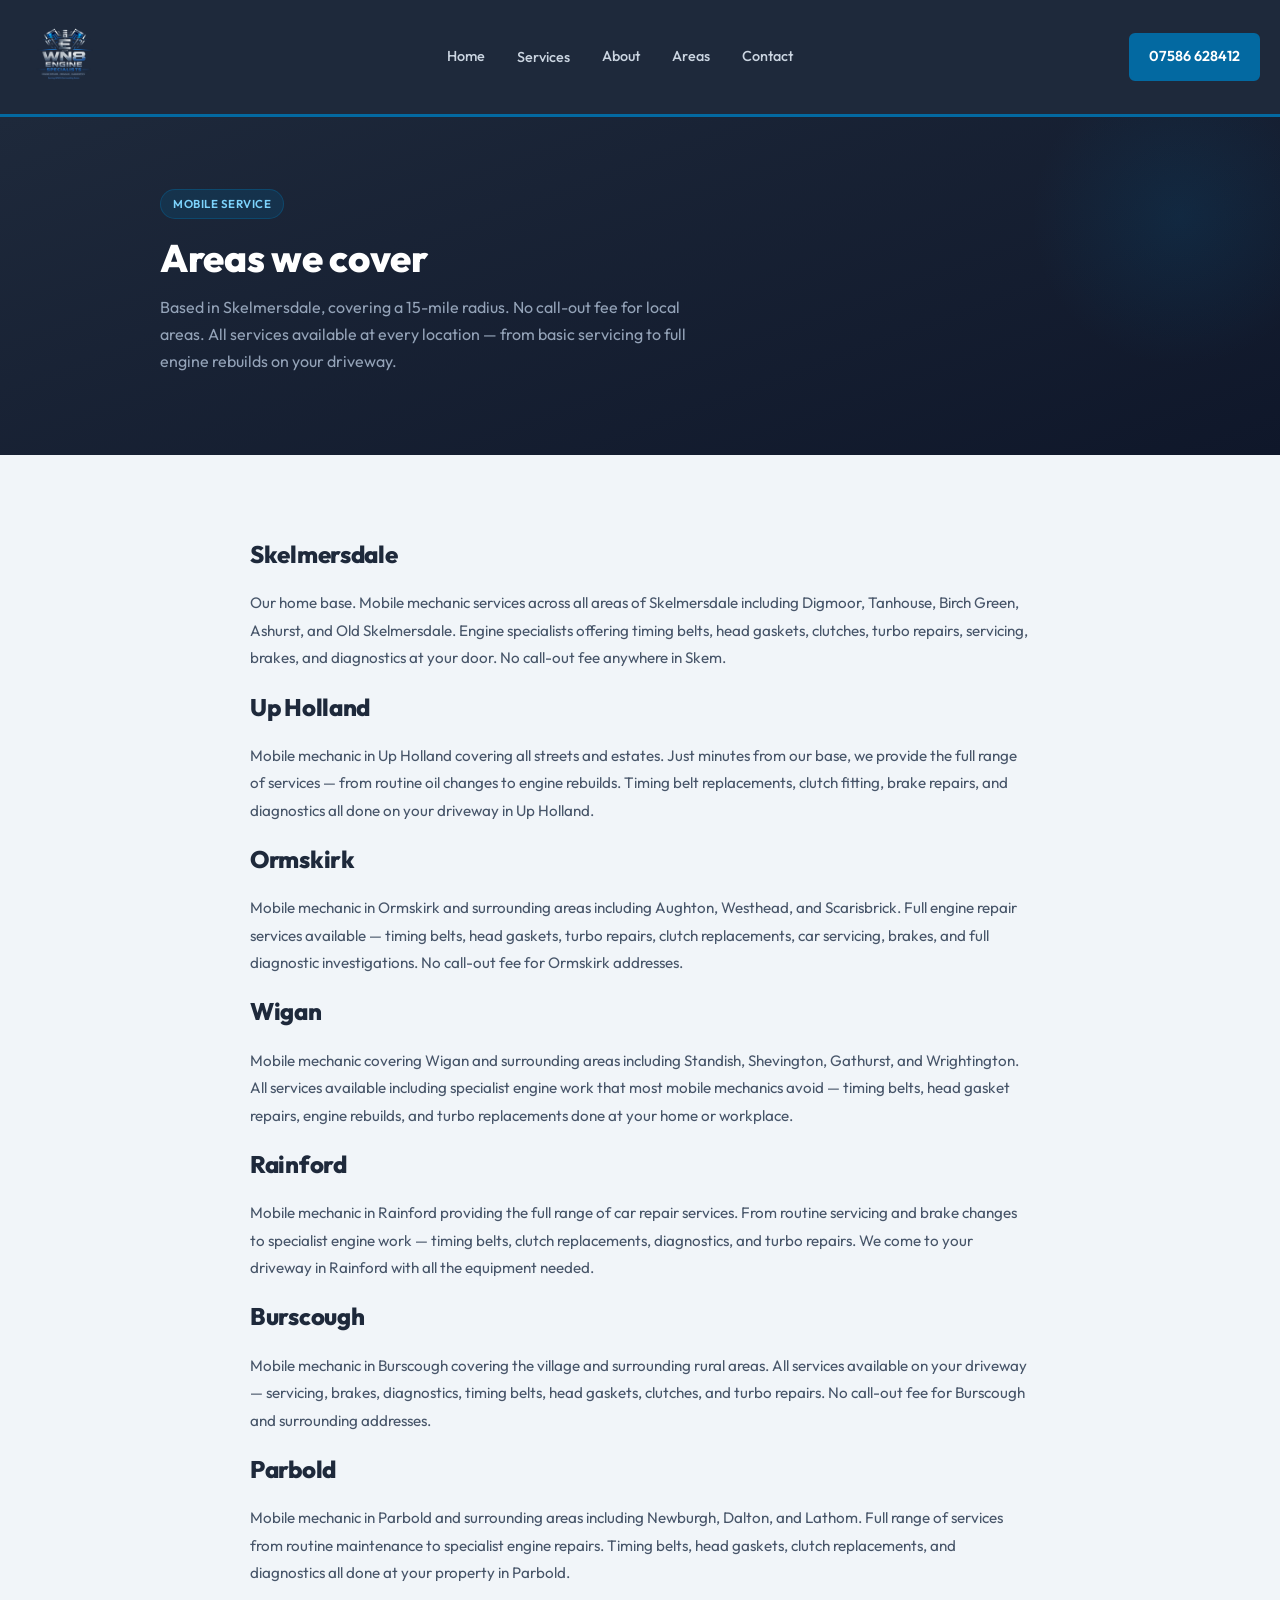
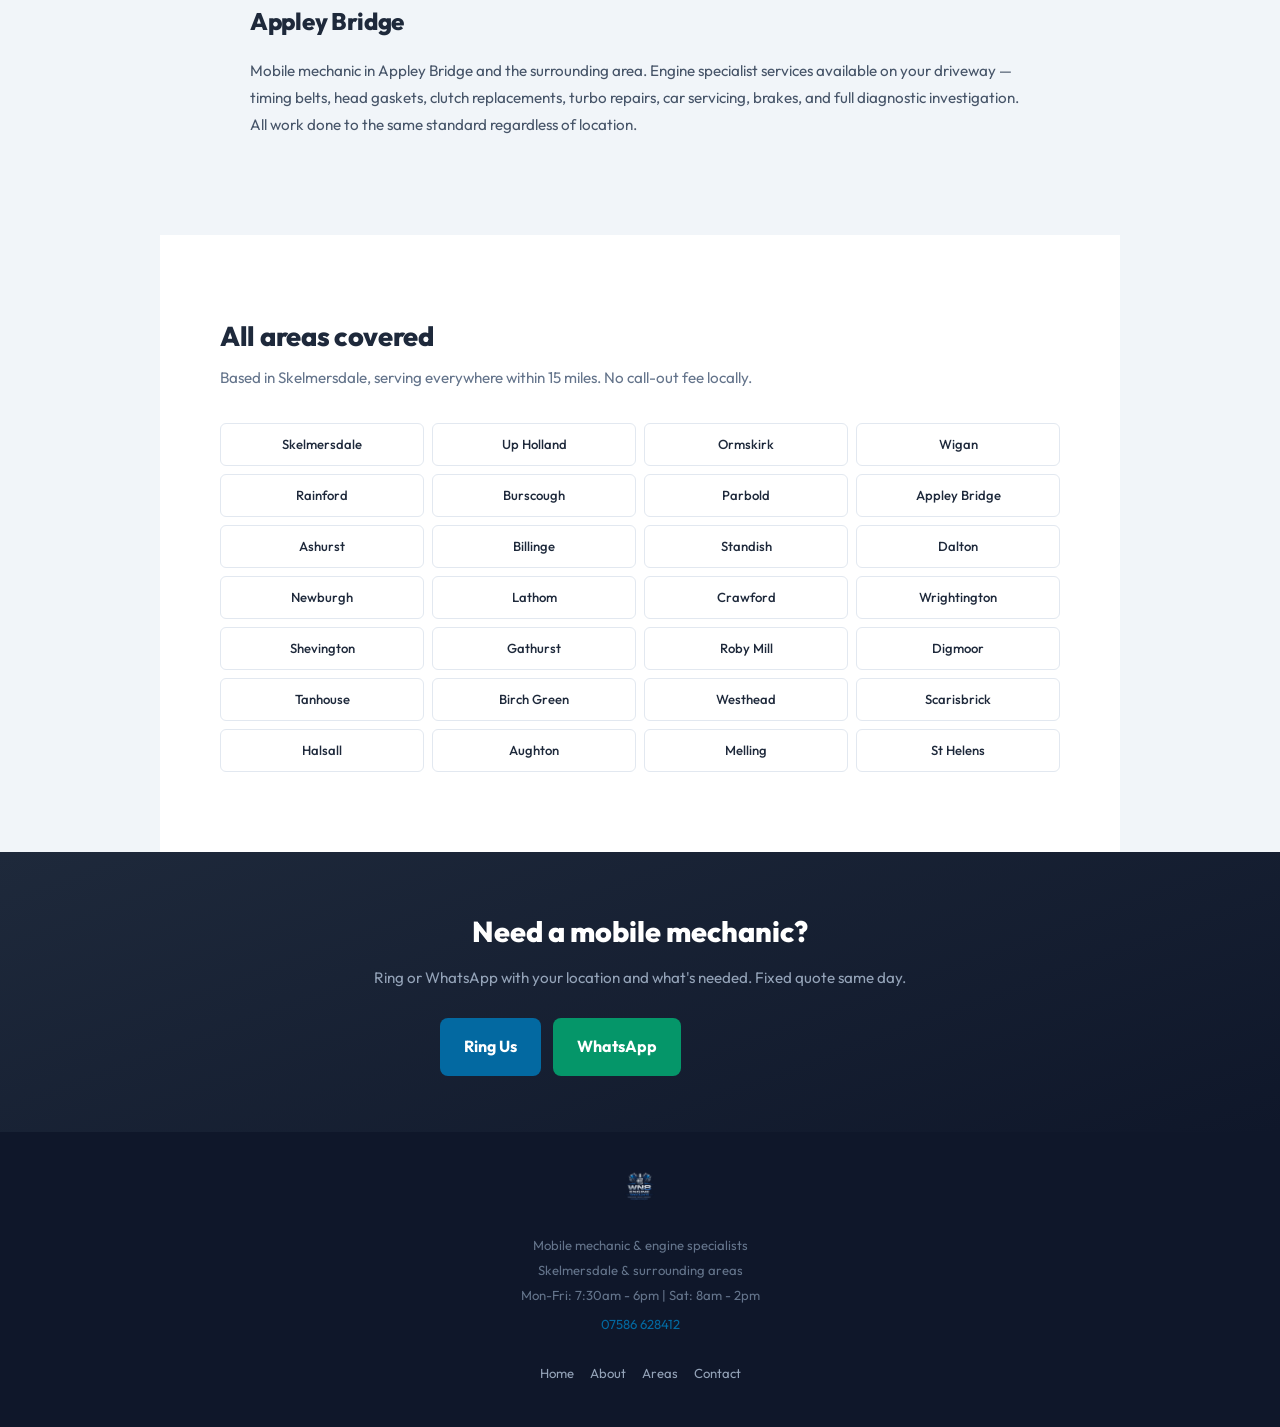
<file: areas.html>
<!DOCTYPE html>
<html lang="en-GB">
<head>
    <meta charset="UTF-8">
    <meta name="viewport" content="width=device-width, initial-scale=1.0">
    <title>Areas Covered | Mobile Mechanic Skelmersdale & Surrounding | WN8 Motors</title>
    <meta name="description" content="Mobile mechanic covering Skelmersdale, Up Holland, Ormskirk, Wigan, Rainford, Burscough, Parbold, Appley Bridge and surrounding areas. 15-mile radius. No call-out fee locally.">
    <meta name="keywords" content="mobile mechanic skelmersdale, mechanic up holland, mechanic ormskirk, mobile mechanic wigan, mechanic rainford, mechanic burscough, mechanic parbold, mechanic appley bridge">
    <meta name="robots" content="index, follow">
    <meta name="geo.region" content="GB-LAN">
    <meta name="geo.placename" content="Skelmersdale">
    <link rel="canonical" href="https://wm8-motors.vercel.app/areas.html">
    <link rel="icon" type="image/png" sizes="32x32" href="/img/favicon-32x32.png">
    <link rel="icon" type="image/x-icon" href="/img/favicon.ico">
    <link rel="apple-touch-icon" sizes="180x180" href="/img/apple-touch-icon.png">
    <meta name="theme-color" content="#0369a1">
    <link rel="preconnect" href="https://fonts.googleapis.com">
    <link rel="preconnect" href="https://fonts.gstatic.com" crossorigin>
    <link href="https://fonts.googleapis.com/css2?family=Outfit:wght@400;500;600;700;800&display=swap" rel="stylesheet">
    <link rel="stylesheet" href="/css/styles.css">
    <script type="application/ld+json">
    {"@context":"https://schema.org","@type":"Service","serviceType":"Mobile Mechanic","provider":{"@type":"AutoRepair","name":"WN8 Motors","telephone":"+447586628412","address":{"@type":"PostalAddress","addressLocality":"Skelmersdale","addressRegion":"Lancashire","postalCode":"WN8","addressCountry":"GB"}},"areaServed":[{"@type":"City","name":"Skelmersdale"},{"@type":"City","name":"Up Holland"},{"@type":"City","name":"Ormskirk"},{"@type":"City","name":"Wigan"},{"@type":"City","name":"Rainford"},{"@type":"City","name":"Burscough"},{"@type":"City","name":"Parbold"},{"@type":"City","name":"Appley Bridge"}],"description":"Mobile mechanic service covering Skelmersdale and all surrounding areas within a 15-mile radius. Engine specialists - timing belts, head gaskets, clutches, turbos, servicing, brakes, diagnostics."}
    </script>
</head>
<body>
    <header class="site-header">
        <a href="/" class="logo-link"><img src="/img/logo-header.png" alt="WN8 Motors" class="logo-img"></a>
        <nav class="main-nav">
            <a href="/">Home</a>
            <div class="nav-dropdown">
                <button class="nav-dropdown-trigger">Services</button>
                <div class="nav-dropdown-menu">
                    <a href="/services/timing-belts.html">Timing Belts</a>
                    <a href="/services/head-gaskets.html">Head Gaskets</a>
                    <a href="/services/clutch-replacement.html">Clutches</a>
                    <a href="/services/engine-rebuilds.html">Engine Rebuilds</a>
                    <a href="/services/turbo-repairs.html">Turbo Repairs</a>
                    <a href="/services/car-servicing.html">Car Servicing</a>
                    <a href="/services/brakes.html">Brakes</a>
                    <a href="/services/diagnostics.html">Diagnostics</a>
                    <a href="/services/welding-repairs.html">Welding Repairs</a>
                </div>
            </div>
            <a href="/about.html">About</a>
            <a href="/areas.html">Areas</a>
            <a href="/contact.html">Contact</a>
        </nav>
        <button class="mobile-menu-btn" aria-label="Menu">&#9776;</button>
        <a href="tel:+447586628412" class="header-phone">07586 628412</a>
    </header>
    <div class="mobile-nav-overlay"></div>
    <nav class="mobile-nav">
        <button class="mobile-nav-close" aria-label="Close">&times;</button>
        <div class="mobile-nav-links">
            <a href="/">Home</a>
            <span class="nav-section-title">Services</span>
            <a href="/services/timing-belts.html" class="nav-sub-link">Timing Belts</a>
            <a href="/services/head-gaskets.html" class="nav-sub-link">Head Gaskets</a>
            <a href="/services/clutch-replacement.html" class="nav-sub-link">Clutches</a>
            <a href="/services/engine-rebuilds.html" class="nav-sub-link">Engine Rebuilds</a>
            <a href="/services/turbo-repairs.html" class="nav-sub-link">Turbo Repairs</a>
            <a href="/services/car-servicing.html" class="nav-sub-link">Car Servicing</a>
            <a href="/services/brakes.html" class="nav-sub-link">Brakes</a>
            <a href="/services/diagnostics.html" class="nav-sub-link">Diagnostics</a>
            <a href="/services/welding-repairs.html" class="nav-sub-link">Welding Repairs</a>
            <a href="/about.html">About</a>
            <a href="/areas.html">Areas</a>
            <a href="/contact.html">Contact</a>
        </div>
    </nav>

    <section class="page-hero">
        <div class="page-hero-content">
            <span class="hero-badge">Mobile Service</span>
            <h1>Areas we cover</h1>
            <p>Based in Skelmersdale, covering a 15-mile radius. No call-out fee for local areas. All services available at every location — from basic servicing to full engine rebuilds on your driveway.</p>
        </div>
    </section>

    <section class="content-section">
        <div class="content-wrapper">
            <h2>Skelmersdale</h2>
            <p>Our home base. Mobile mechanic services across all areas of Skelmersdale including Digmoor, Tanhouse, Birch Green, Ashurst, and Old Skelmersdale. Engine specialists offering timing belts, head gaskets, clutches, turbo repairs, servicing, brakes, and diagnostics at your door. No call-out fee anywhere in Skem.</p>

            <h2>Up Holland</h2>
            <p>Mobile mechanic in Up Holland covering all streets and estates. Just minutes from our base, we provide the full range of services — from routine oil changes to engine rebuilds. Timing belt replacements, clutch fitting, brake repairs, and diagnostics all done on your driveway in Up Holland.</p>

            <h2>Ormskirk</h2>
            <p>Mobile mechanic in Ormskirk and surrounding areas including Aughton, Westhead, and Scarisbrick. Full engine repair services available — timing belts, head gaskets, turbo repairs, clutch replacements, car servicing, brakes, and full diagnostic investigations. No call-out fee for Ormskirk addresses.</p>

            <h2>Wigan</h2>
            <p>Mobile mechanic covering Wigan and surrounding areas including Standish, Shevington, Gathurst, and Wrightington. All services available including specialist engine work that most mobile mechanics avoid — timing belts, head gasket repairs, engine rebuilds, and turbo replacements done at your home or workplace.</p>

            <h2>Rainford</h2>
            <p>Mobile mechanic in Rainford providing the full range of car repair services. From routine servicing and brake changes to specialist engine work — timing belts, clutch replacements, diagnostics, and turbo repairs. We come to your driveway in Rainford with all the equipment needed.</p>

            <h2>Burscough</h2>
            <p>Mobile mechanic in Burscough covering the village and surrounding rural areas. All services available on your driveway — servicing, brakes, diagnostics, timing belts, head gaskets, clutches, and turbo repairs. No call-out fee for Burscough and surrounding addresses.</p>

            <h2>Parbold</h2>
            <p>Mobile mechanic in Parbold and surrounding areas including Newburgh, Dalton, and Lathom. Full range of services from routine maintenance to specialist engine repairs. Timing belts, head gaskets, clutch replacements, and diagnostics all done at your property in Parbold.</p>

            <h2>Appley Bridge</h2>
            <p>Mobile mechanic in Appley Bridge and the surrounding area. Engine specialist services available on your driveway — timing belts, head gaskets, clutch replacements, turbo repairs, car servicing, brakes, and full diagnostic investigation. All work done to the same standard regardless of location.</p>
        </div>
    </section>

    <section class="section section-alt">
        <h2>All areas covered</h2>
        <p class="section-sub">Based in Skelmersdale, serving everywhere within 15 miles. No call-out fee locally.</p>
        <div class="area-grid">
            <span class="area-chip">Skelmersdale</span>
            <span class="area-chip">Up Holland</span>
            <span class="area-chip">Ormskirk</span>
            <span class="area-chip">Wigan</span>
            <span class="area-chip">Rainford</span>
            <span class="area-chip">Burscough</span>
            <span class="area-chip">Parbold</span>
            <span class="area-chip">Appley Bridge</span>
            <span class="area-chip">Ashurst</span>
            <span class="area-chip">Billinge</span>
            <span class="area-chip">Standish</span>
            <span class="area-chip">Dalton</span>
            <span class="area-chip">Newburgh</span>
            <span class="area-chip">Lathom</span>
            <span class="area-chip">Crawford</span>
            <span class="area-chip">Wrightington</span>
            <span class="area-chip">Shevington</span>
            <span class="area-chip">Gathurst</span>
            <span class="area-chip">Roby Mill</span>
            <span class="area-chip">Digmoor</span>
            <span class="area-chip">Tanhouse</span>
            <span class="area-chip">Birch Green</span>
            <span class="area-chip">Westhead</span>
            <span class="area-chip">Scarisbrick</span>
            <span class="area-chip">Halsall</span>
            <span class="area-chip">Aughton</span>
            <span class="area-chip">Melling</span>
            <span class="area-chip">St Helens</span>
        </div>
    </section>

    <section class="cta-section">
        <h2>Need a mobile mechanic?</h2>
        <p>Ring or WhatsApp with your location and what's needed. Fixed quote same day.</p>
        <div class="hero-cta">
            <a href="tel:+447586628412" class="btn-primary">Ring Us</a>
            <a href="https://wa.me/447586628412?text=Hi%2C%20I%20need%20a%20mobile%20mechanic.%20I%27m%20in%20" class="btn-secondary">WhatsApp</a>
        </div>
    </section>

    <footer class="site-footer">
        <img src="/img/logo-header.png" alt="WN8 Motors" class="footer-logo">
        <p>Mobile mechanic &amp; engine specialists</p>
        <p>Skelmersdale &amp; surrounding areas</p>
        <p>Mon-Fri: 7:30am - 6pm | Sat: 8am - 2pm</p>
        <p style="margin-top: 8px;"><a href="tel:+447586628412">07586 628412</a></p>
        <div class="footer-links">
            <a href="/">Home</a>
            <a href="/about.html">About</a>
            <a href="/areas.html">Areas</a>
            <a href="/contact.html">Contact</a>
        </div>
    </footer>

    <div class="sticky-cta">
        <a href="tel:+447586628412" class="btn-call">&#128222; Call Now</a>
        <a href="https://wa.me/447586628412?text=Hi%2C%20I%20need%20a%20mobile%20mechanic" class="btn-whatsapp">&#128172; WhatsApp</a>
    </div>

    <script src="/js/nav.js"></script>
</body>
</html>
</file>
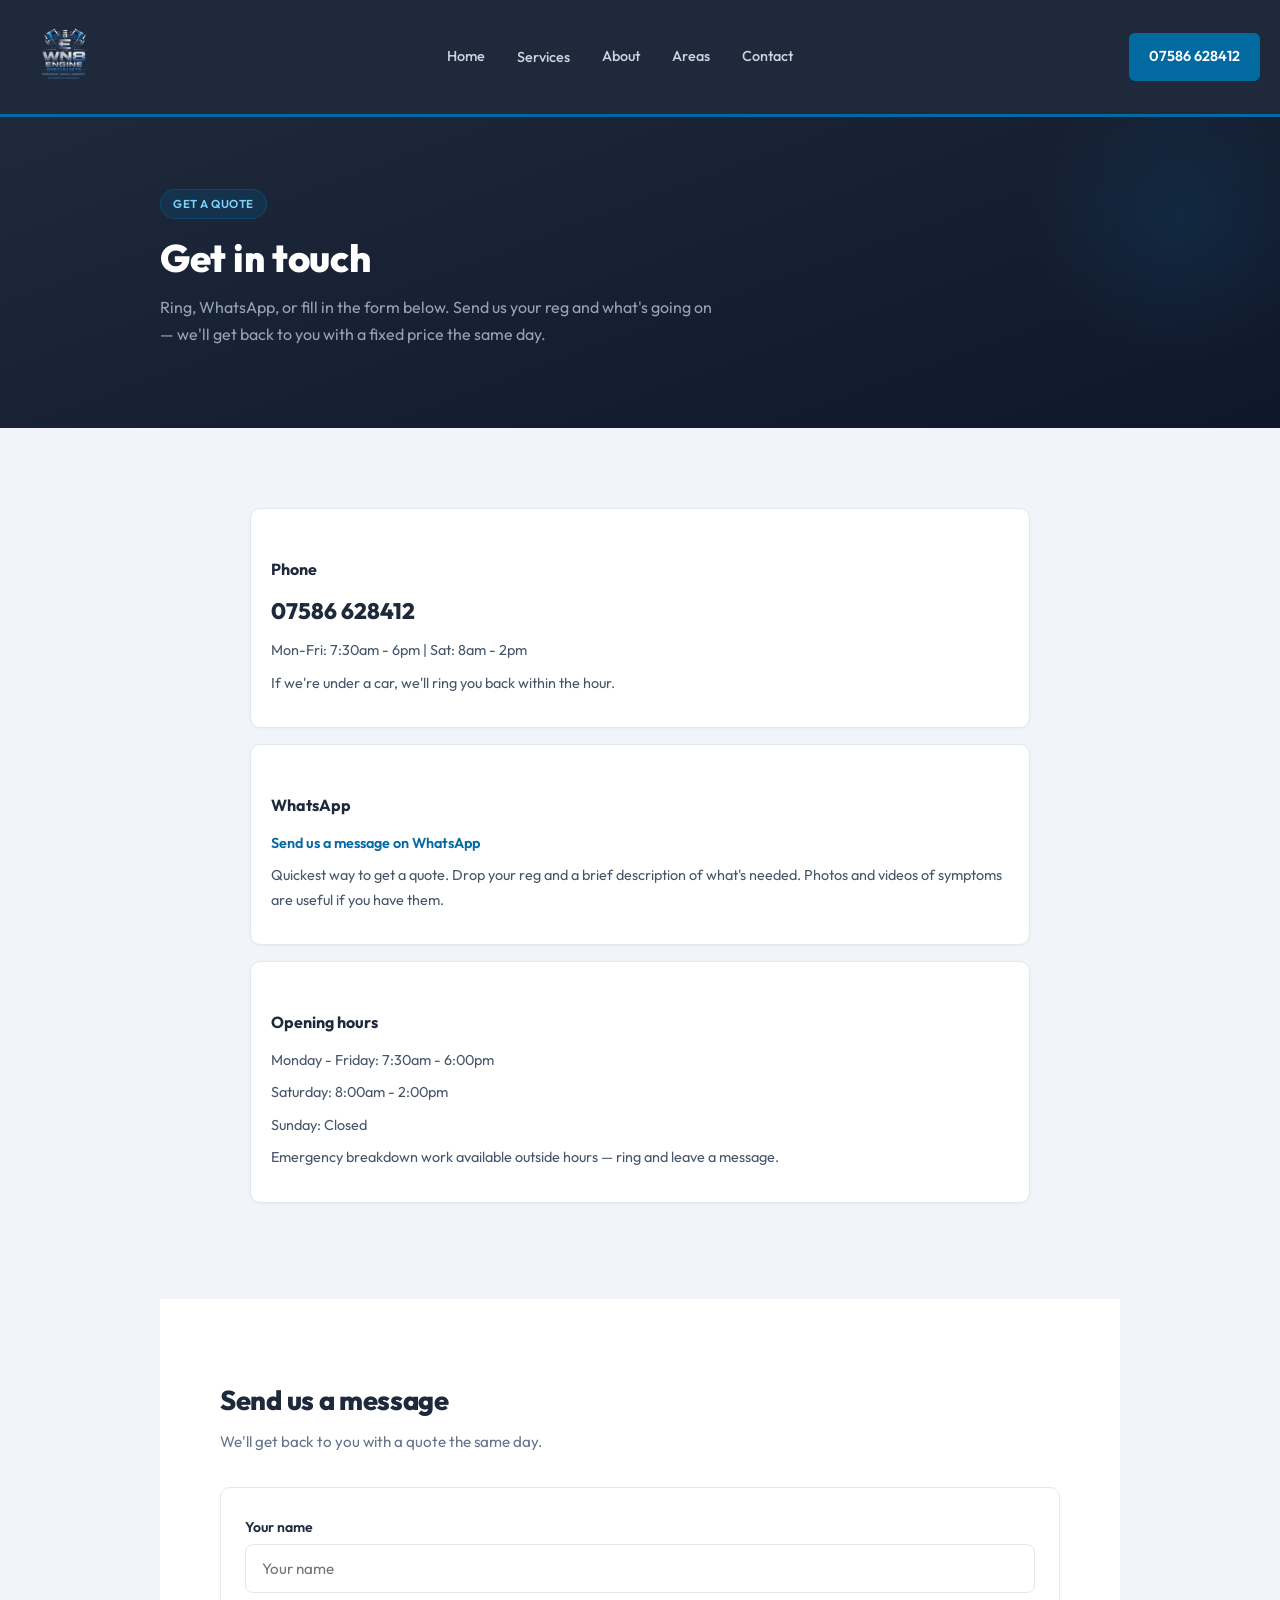
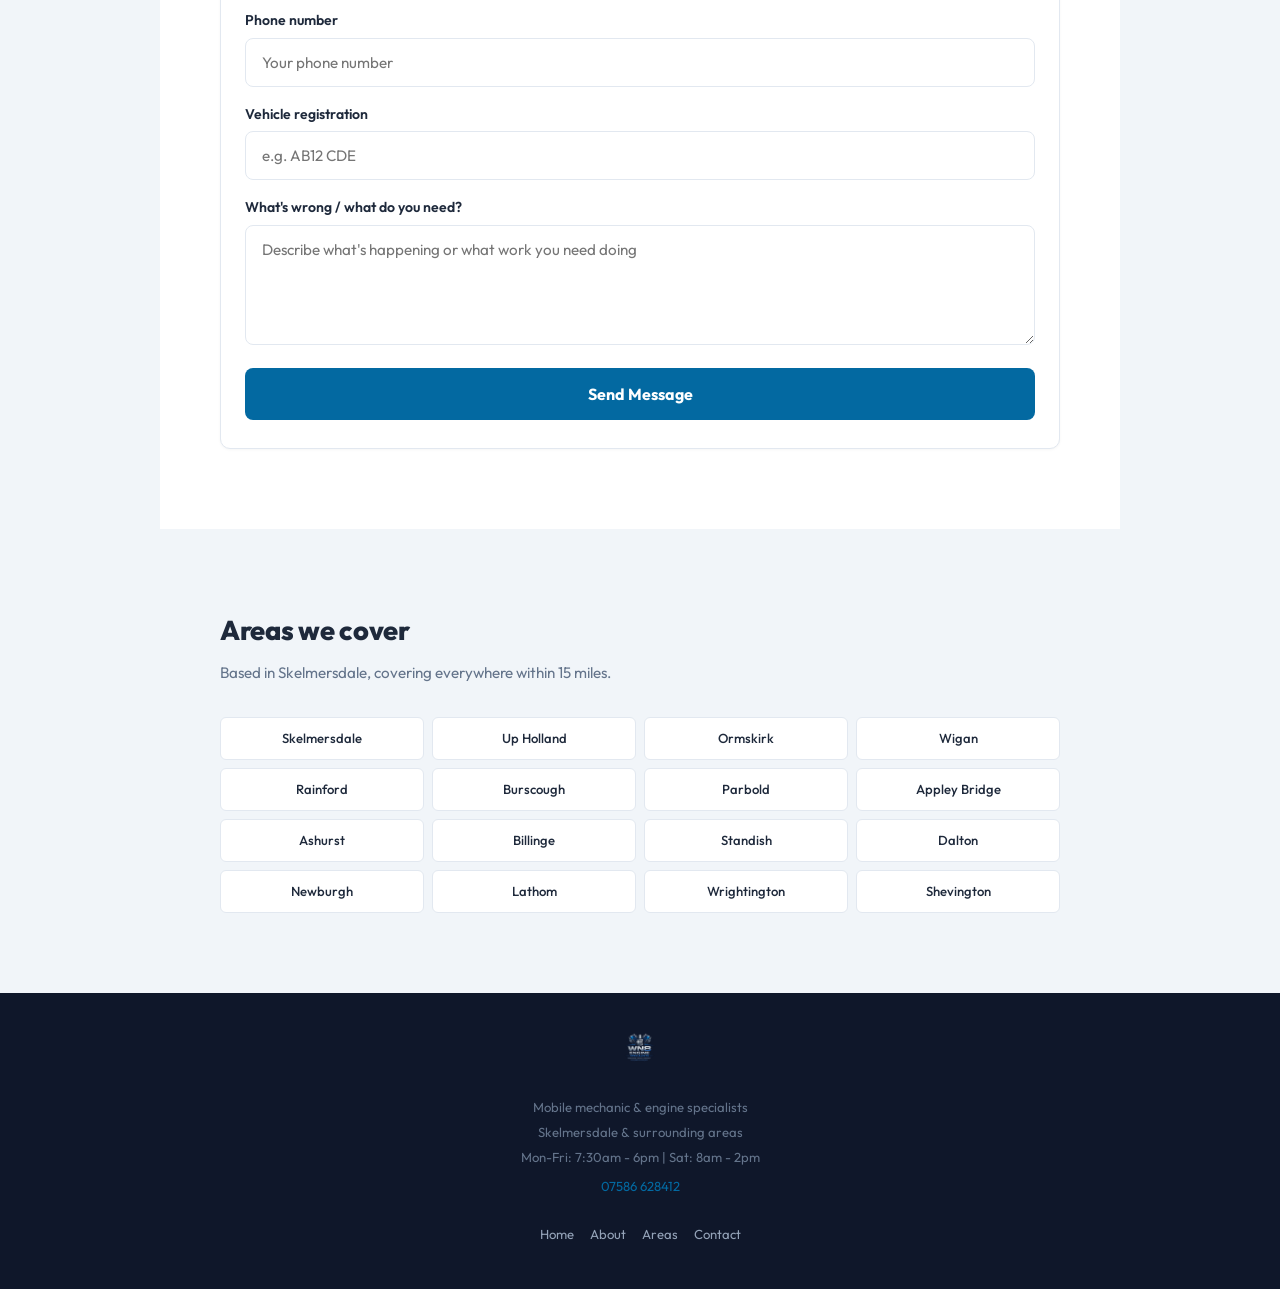
<file: contact.html>
<!DOCTYPE html>
<html lang="en-GB">
<head>
    <meta charset="UTF-8">
    <meta name="viewport" content="width=device-width, initial-scale=1.0">
    <title>Contact WN8 Motors | Mobile Mechanic Skelmersdale</title>
    <meta name="description" content="Contact WN8 Motors - mobile mechanic in Skelmersdale. Call 07586 628412 or WhatsApp for a free quote. Mon-Fri 7:30am-6pm, Sat 8am-2pm.">
    <meta name="keywords" content="contact WN8 motors, mobile mechanic phone skelmersdale, mechanic quote skelmersdale, car repair contact WN8">
    <meta name="robots" content="index, follow">
    <meta name="geo.region" content="GB-LAN">
    <meta name="geo.placename" content="Skelmersdale">
    <link rel="canonical" href="https://wm8-motors.vercel.app/contact.html">
    <link rel="icon" type="image/png" sizes="32x32" href="/img/favicon-32x32.png">
    <link rel="icon" type="image/x-icon" href="/img/favicon.ico">
    <link rel="apple-touch-icon" sizes="180x180" href="/img/apple-touch-icon.png">
    <meta name="theme-color" content="#0369a1">
    <link rel="preconnect" href="https://fonts.googleapis.com">
    <link rel="preconnect" href="https://fonts.gstatic.com" crossorigin>
    <link href="https://fonts.googleapis.com/css2?family=Outfit:wght@400;500;600;700;800&display=swap" rel="stylesheet">
    <link rel="stylesheet" href="/css/styles.css">
    <script type="application/ld+json">
    {"@context":"https://schema.org","@type":"ContactPage","mainEntity":{"@type":"AutoRepair","name":"WN8 Motors","telephone":"+447586628412","address":{"@type":"PostalAddress","addressLocality":"Skelmersdale","addressRegion":"Lancashire","postalCode":"WN8","addressCountry":"GB"},"openingHoursSpecification":[{"@type":"OpeningHoursSpecification","dayOfWeek":["Monday","Tuesday","Wednesday","Thursday","Friday"],"opens":"07:30","closes":"18:00"},{"@type":"OpeningHoursSpecification","dayOfWeek":"Saturday","opens":"08:00","closes":"14:00"}]}}
    </script>
</head>
<body>
    <header class="site-header">
        <a href="/" class="logo-link"><img src="/img/logo-header.png" alt="WN8 Motors" class="logo-img"></a>
        <nav class="main-nav">
            <a href="/">Home</a>
            <div class="nav-dropdown">
                <button class="nav-dropdown-trigger">Services</button>
                <div class="nav-dropdown-menu">
                    <a href="/services/timing-belts.html">Timing Belts</a>
                    <a href="/services/head-gaskets.html">Head Gaskets</a>
                    <a href="/services/clutch-replacement.html">Clutches</a>
                    <a href="/services/engine-rebuilds.html">Engine Rebuilds</a>
                    <a href="/services/turbo-repairs.html">Turbo Repairs</a>
                    <a href="/services/car-servicing.html">Car Servicing</a>
                    <a href="/services/brakes.html">Brakes</a>
                    <a href="/services/diagnostics.html">Diagnostics</a>
                    <a href="/services/welding-repairs.html">Welding Repairs</a>
                </div>
            </div>
            <a href="/about.html">About</a>
            <a href="/areas.html">Areas</a>
            <a href="/contact.html">Contact</a>
        </nav>
        <button class="mobile-menu-btn" aria-label="Menu">&#9776;</button>
        <a href="tel:+447586628412" class="header-phone">07586 628412</a>
    </header>
    <div class="mobile-nav-overlay"></div>
    <nav class="mobile-nav">
        <button class="mobile-nav-close" aria-label="Close">&times;</button>
        <div class="mobile-nav-links">
            <a href="/">Home</a>
            <span class="nav-section-title">Services</span>
            <a href="/services/timing-belts.html" class="nav-sub-link">Timing Belts</a>
            <a href="/services/head-gaskets.html" class="nav-sub-link">Head Gaskets</a>
            <a href="/services/clutch-replacement.html" class="nav-sub-link">Clutches</a>
            <a href="/services/engine-rebuilds.html" class="nav-sub-link">Engine Rebuilds</a>
            <a href="/services/turbo-repairs.html" class="nav-sub-link">Turbo Repairs</a>
            <a href="/services/car-servicing.html" class="nav-sub-link">Car Servicing</a>
            <a href="/services/brakes.html" class="nav-sub-link">Brakes</a>
            <a href="/services/diagnostics.html" class="nav-sub-link">Diagnostics</a>
            <a href="/services/welding-repairs.html" class="nav-sub-link">Welding Repairs</a>
            <a href="/about.html">About</a>
            <a href="/areas.html">Areas</a>
            <a href="/contact.html">Contact</a>
        </div>
    </nav>

    <section class="page-hero">
        <div class="page-hero-content">
            <span class="hero-badge">Get a Quote</span>
            <h1>Get in touch</h1>
            <p>Ring, WhatsApp, or fill in the form below. Send us your reg and what's going on — we'll get back to you with a fixed price the same day.</p>
        </div>
    </section>

    <section class="content-section">
        <div class="content-wrapper">
            <div class="info-card">
                <h3>Phone</h3>
                <a href="tel:+447586628412" class="phone-big">07586 628412</a>
                <p>Mon-Fri: 7:30am - 6pm | Sat: 8am - 2pm</p>
                <p>If we're under a car, we'll ring you back within the hour.</p>
            </div>

            <div class="info-card">
                <h3>WhatsApp</h3>
                <p><a href="https://wa.me/447586628412?text=Hi%2C%20I%20need%20a%20quote.%20My%20reg%20is%20">Send us a message on WhatsApp</a></p>
                <p>Quickest way to get a quote. Drop your reg and a brief description of what's needed. Photos and videos of symptoms are useful if you have them.</p>
            </div>

            <div class="info-card">
                <h3>Opening hours</h3>
                <p>Monday - Friday: 7:30am - 6:00pm</p>
                <p>Saturday: 8:00am - 2:00pm</p>
                <p>Sunday: Closed</p>
                <p style="margin-top: 8px;">Emergency breakdown work available outside hours — ring and leave a message.</p>
            </div>
        </div>
    </section>

    <section class="section section-alt">
        <h2>Send us a message</h2>
        <p class="section-sub">We'll get back to you with a quote the same day.</p>
        <form class="contact-form" action="#" method="POST">
            <label for="name">Your name</label>
            <input type="text" id="name" name="name" required placeholder="Your name">

            <label for="phone">Phone number</label>
            <input type="tel" id="phone" name="phone" required placeholder="Your phone number">

            <label for="reg">Vehicle registration</label>
            <input type="text" id="reg" name="reg" placeholder="e.g. AB12 CDE">

            <label for="message">What's wrong / what do you need?</label>
            <textarea id="message" name="message" rows="4" placeholder="Describe what's happening or what work you need doing"></textarea>

            <button type="submit">Send Message</button>
        </form>
    </section>

    <section class="section">
        <h2>Areas we cover</h2>
        <p class="section-sub">Based in Skelmersdale, covering everywhere within 15 miles.</p>
        <div class="area-grid">
            <span class="area-chip">Skelmersdale</span>
            <span class="area-chip">Up Holland</span>
            <span class="area-chip">Ormskirk</span>
            <span class="area-chip">Wigan</span>
            <span class="area-chip">Rainford</span>
            <span class="area-chip">Burscough</span>
            <span class="area-chip">Parbold</span>
            <span class="area-chip">Appley Bridge</span>
            <span class="area-chip">Ashurst</span>
            <span class="area-chip">Billinge</span>
            <span class="area-chip">Standish</span>
            <span class="area-chip">Dalton</span>
            <span class="area-chip">Newburgh</span>
            <span class="area-chip">Lathom</span>
            <span class="area-chip">Wrightington</span>
            <span class="area-chip">Shevington</span>
        </div>
    </section>

    <footer class="site-footer">
        <img src="/img/logo-header.png" alt="WN8 Motors" class="footer-logo">
        <p>Mobile mechanic &amp; engine specialists</p>
        <p>Skelmersdale &amp; surrounding areas</p>
        <p>Mon-Fri: 7:30am - 6pm | Sat: 8am - 2pm</p>
        <p style="margin-top: 8px;"><a href="tel:+447586628412">07586 628412</a></p>
        <div class="footer-links">
            <a href="/">Home</a>
            <a href="/about.html">About</a>
            <a href="/areas.html">Areas</a>
            <a href="/contact.html">Contact</a>
        </div>
    </footer>

    <div class="sticky-cta">
        <a href="tel:+447586628412" class="btn-call">&#128222; Call Now</a>
        <a href="https://wa.me/447586628412?text=Hi%2C%20I%20need%20a%20quote" class="btn-whatsapp">&#128172; WhatsApp</a>
    </div>

    <script src="/js/nav.js"></script>
</body>
</html>
</file>
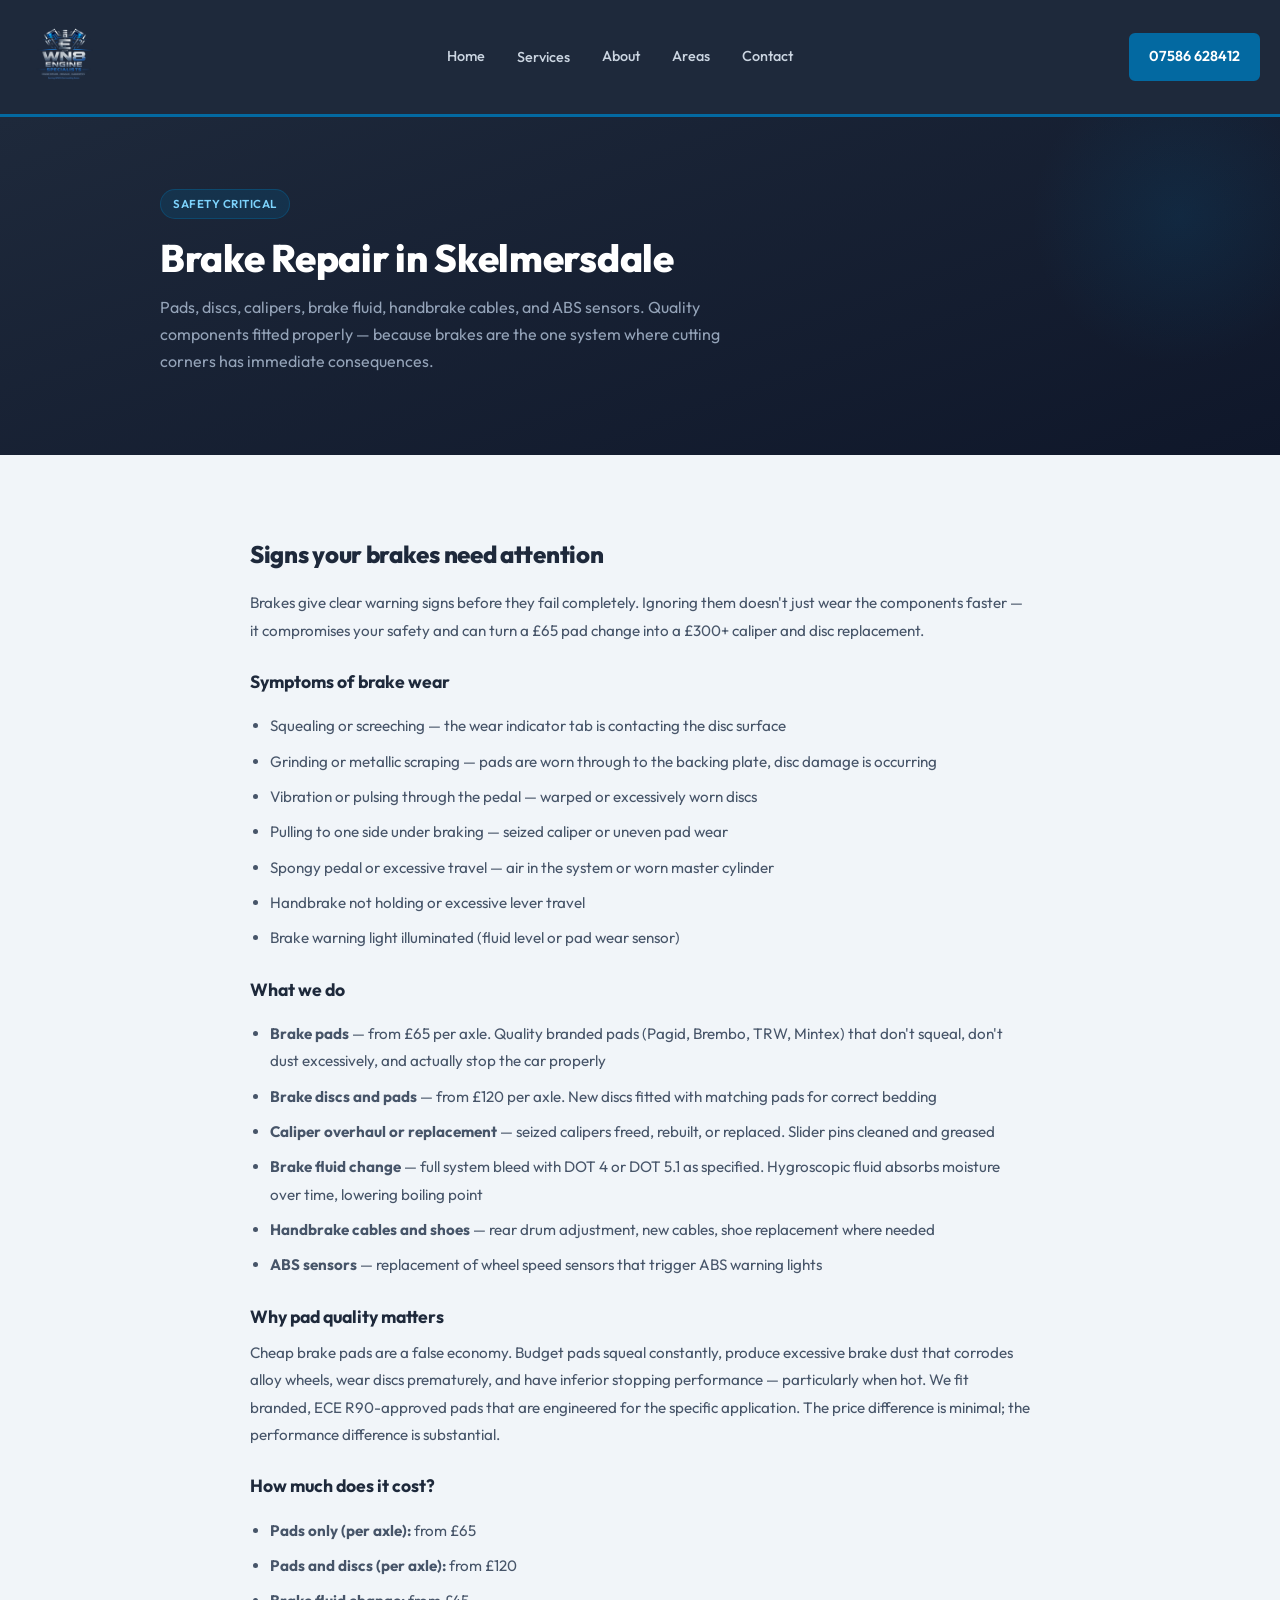
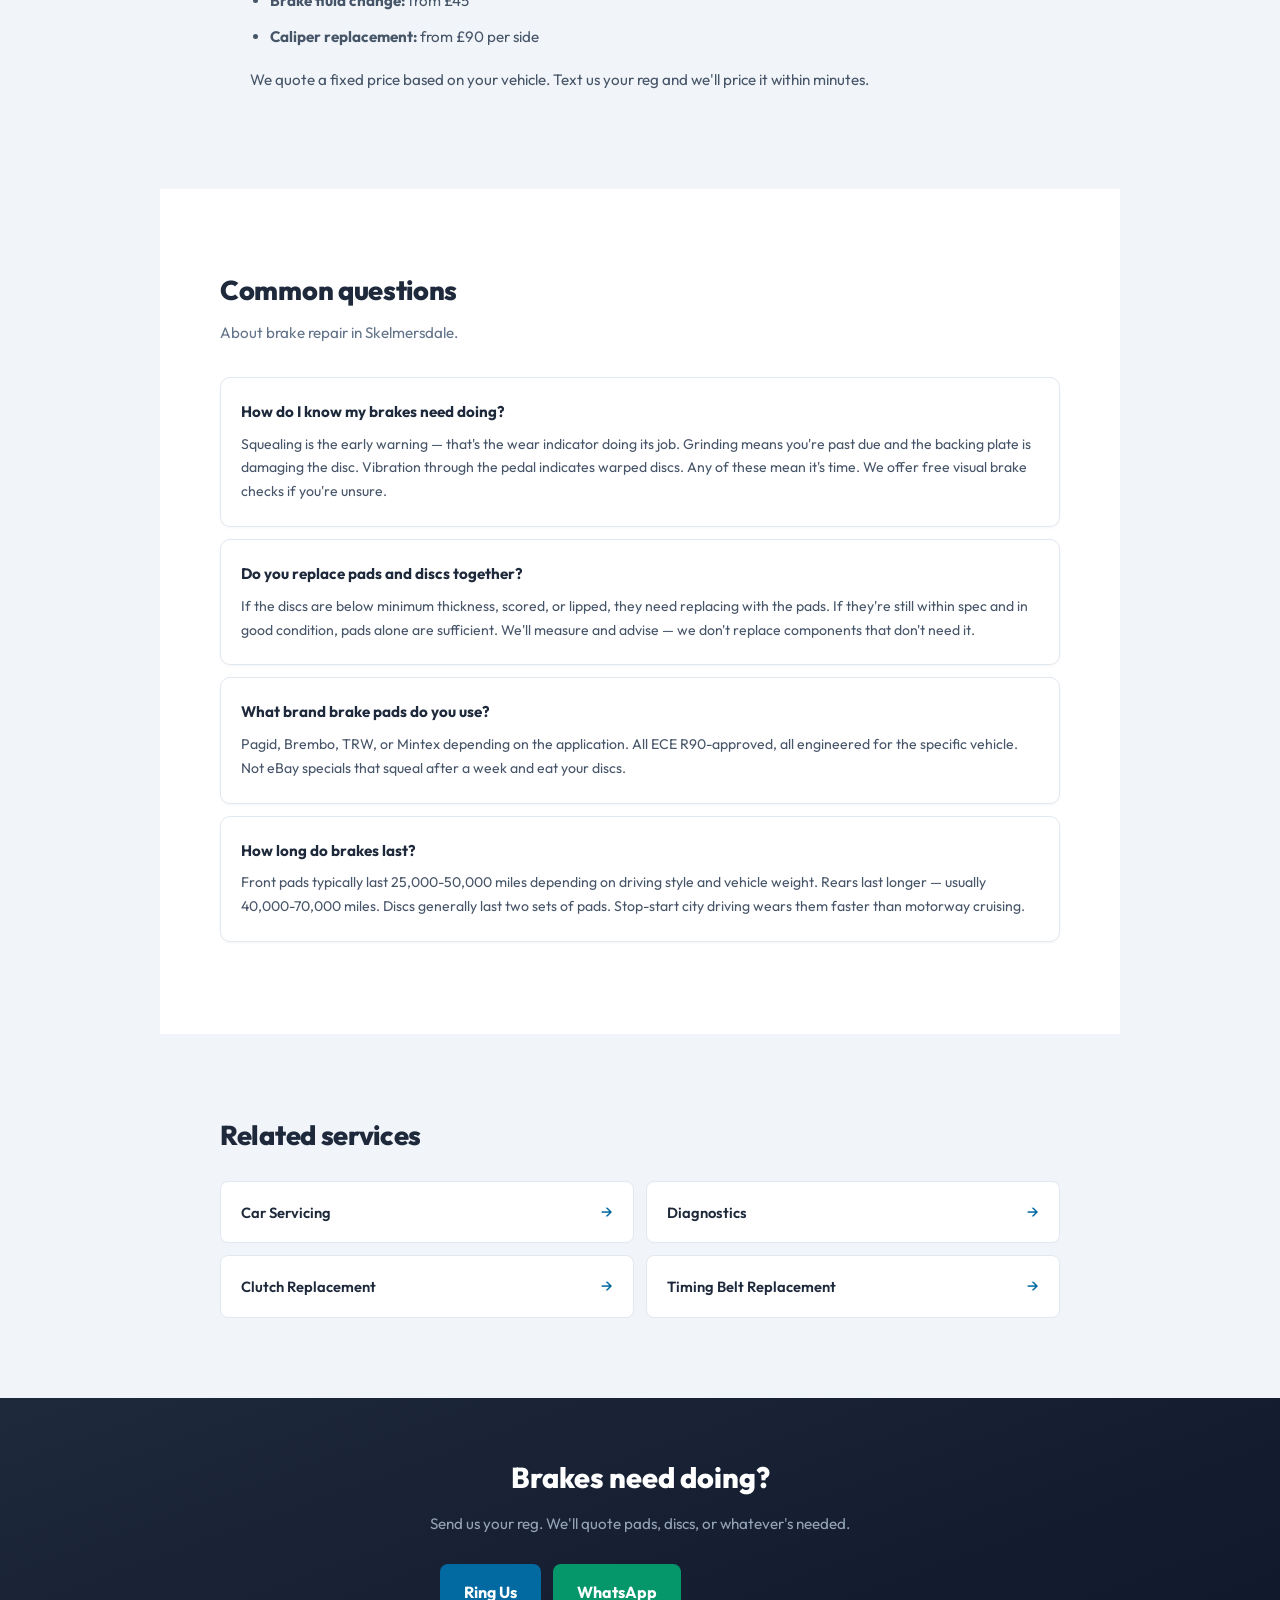
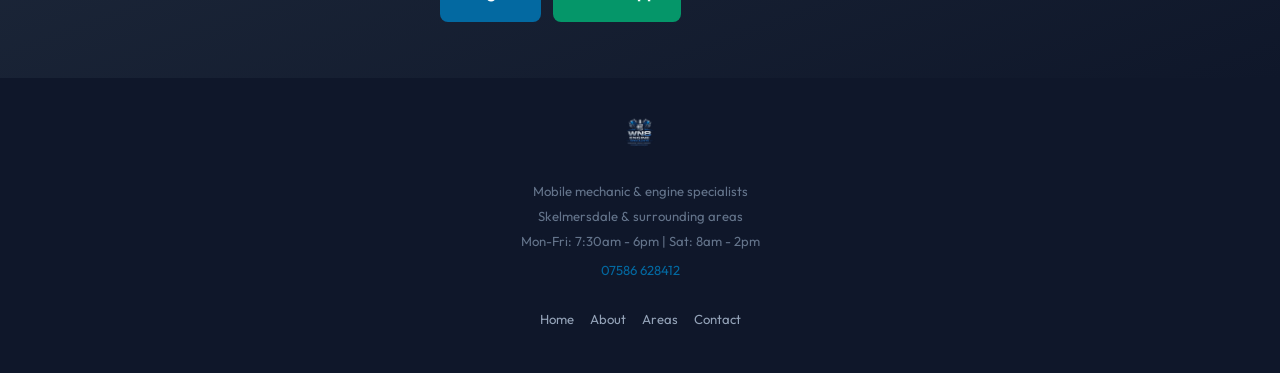
<file: services/brakes.html>
<!DOCTYPE html>
<html lang="en-GB">
<head>
    <meta charset="UTF-8">
    <meta name="viewport" content="width=device-width, initial-scale=1.0">
    <title>Brake Repair Skelmersdale | WN8 Motors</title>
    <meta name="description" content="Brake repair in Skelmersdale from £65 per axle. Pads, discs, calipers, brake fluid, handbrake cables. Quality parts fitted. Mobile service - we come to you.">
    <meta name="keywords" content="brake repair skelmersdale, brake pads skelmersdale, brake discs skem, brakes near me WN8, brake replacement skelmersdale, brake fluid change skelmersdale">
    <meta name="robots" content="index, follow">
    <meta name="geo.region" content="GB-LAN">
    <meta name="geo.placename" content="Skelmersdale">
    <link rel="canonical" href="https://wm8-motors.vercel.app/services/brakes.html">
    <link rel="icon" type="image/png" sizes="32x32" href="/img/favicon-32x32.png">
    <link rel="icon" type="image/x-icon" href="/img/favicon.ico">
    <link rel="apple-touch-icon" sizes="180x180" href="/img/apple-touch-icon.png">
    <meta name="theme-color" content="#0369a1">
    <link rel="preconnect" href="https://fonts.googleapis.com">
    <link rel="preconnect" href="https://fonts.gstatic.com" crossorigin>
    <link href="https://fonts.googleapis.com/css2?family=Outfit:wght@400;500;600;700;800&display=swap" rel="stylesheet">
    <link rel="stylesheet" href="/css/styles.css">
    <script type="application/ld+json">
    {"@context":"https://schema.org","@type":"Service","serviceType":"Brake Repair","provider":{"@type":"AutoRepair","name":"WN8 Motors","telephone":"+447586628412","address":{"@type":"PostalAddress","addressLocality":"Skelmersdale","addressRegion":"Lancashire","postalCode":"WN8","addressCountry":"GB"}},"areaServed":{"@type":"GeoCircle","geoMidpoint":{"@type":"GeoCoordinates","latitude":"53.5509","longitude":"-2.7762"},"geoRadius":"24000"},"description":"Professional brake repair in Skelmersdale. Pads, discs, calipers, brake fluid, and handbrake adjustments. Quality parts, mobile service across WN8 and surrounding areas.","offers":{"@type":"Offer","priceCurrency":"GBP","price":"65","availability":"https://schema.org/InStock"}}
    </script>
</head>
<body>
    <header class="site-header">
        <a href="/" class="logo-link"><img src="/img/logo-header.png" alt="WN8 Motors" class="logo-img"></a>
        <nav class="main-nav">
            <a href="/">Home</a>
            <div class="nav-dropdown">
                <button class="nav-dropdown-trigger">Services</button>
                <div class="nav-dropdown-menu">
                    <a href="/services/timing-belts.html">Timing Belts</a>
                    <a href="/services/head-gaskets.html">Head Gaskets</a>
                    <a href="/services/clutch-replacement.html">Clutches</a>
                    <a href="/services/engine-rebuilds.html">Engine Rebuilds</a>
                    <a href="/services/turbo-repairs.html">Turbo Repairs</a>
                    <a href="/services/car-servicing.html">Car Servicing</a>
                    <a href="/services/brakes.html">Brakes</a>
                    <a href="/services/diagnostics.html">Diagnostics</a>
                    <a href="/services/welding-repairs.html">Welding Repairs</a>
                </div>
            </div>
            <a href="/about.html">About</a>
            <a href="/areas.html">Areas</a>
            <a href="/contact.html">Contact</a>
        </nav>
        <button class="mobile-menu-btn" aria-label="Menu">&#9776;</button>
        <a href="tel:+447586628412" class="header-phone">07586 628412</a>
    </header>
    <div class="mobile-nav-overlay"></div>
    <nav class="mobile-nav">
        <button class="mobile-nav-close" aria-label="Close">&times;</button>
        <div class="mobile-nav-links">
            <a href="/">Home</a>
            <span class="nav-section-title">Services</span>
            <a href="/services/timing-belts.html" class="nav-sub-link">Timing Belts</a>
            <a href="/services/head-gaskets.html" class="nav-sub-link">Head Gaskets</a>
            <a href="/services/clutch-replacement.html" class="nav-sub-link">Clutches</a>
            <a href="/services/engine-rebuilds.html" class="nav-sub-link">Engine Rebuilds</a>
            <a href="/services/turbo-repairs.html" class="nav-sub-link">Turbo Repairs</a>
            <a href="/services/car-servicing.html" class="nav-sub-link">Car Servicing</a>
            <a href="/services/brakes.html" class="nav-sub-link">Brakes</a>
            <a href="/services/diagnostics.html" class="nav-sub-link">Diagnostics</a>
            <a href="/services/welding-repairs.html" class="nav-sub-link">Welding Repairs</a>
            <a href="/about.html">About</a>
            <a href="/areas.html">Areas</a>
            <a href="/contact.html">Contact</a>
        </div>
    </nav>

    <section class="page-hero">
        <div class="page-hero-content">
            <span class="hero-badge">Safety Critical</span>
            <h1>Brake Repair in Skelmersdale</h1>
            <p>Pads, discs, calipers, brake fluid, handbrake cables, and ABS sensors. Quality components fitted properly — because brakes are the one system where cutting corners has immediate consequences.</p>
        </div>
    </section>

    <section class="content-section">
        <div class="content-wrapper">
            <h2>Signs your brakes need attention</h2>
            <p>Brakes give clear warning signs before they fail completely. Ignoring them doesn't just wear the components faster — it compromises your safety and can turn a £65 pad change into a £300+ caliper and disc replacement.</p>

            <h3>Symptoms of brake wear</h3>
            <ul>
                <li>Squealing or screeching — the wear indicator tab is contacting the disc surface</li>
                <li>Grinding or metallic scraping — pads are worn through to the backing plate, disc damage is occurring</li>
                <li>Vibration or pulsing through the pedal — warped or excessively worn discs</li>
                <li>Pulling to one side under braking — seized caliper or uneven pad wear</li>
                <li>Spongy pedal or excessive travel — air in the system or worn master cylinder</li>
                <li>Handbrake not holding or excessive lever travel</li>
                <li>Brake warning light illuminated (fluid level or pad wear sensor)</li>
            </ul>

            <h3>What we do</h3>
            <ul>
                <li><strong>Brake pads</strong> — from £65 per axle. Quality branded pads (Pagid, Brembo, TRW, Mintex) that don't squeal, don't dust excessively, and actually stop the car properly</li>
                <li><strong>Brake discs and pads</strong> — from £120 per axle. New discs fitted with matching pads for correct bedding</li>
                <li><strong>Caliper overhaul or replacement</strong> — seized calipers freed, rebuilt, or replaced. Slider pins cleaned and greased</li>
                <li><strong>Brake fluid change</strong> — full system bleed with DOT 4 or DOT 5.1 as specified. Hygroscopic fluid absorbs moisture over time, lowering boiling point</li>
                <li><strong>Handbrake cables and shoes</strong> — rear drum adjustment, new cables, shoe replacement where needed</li>
                <li><strong>ABS sensors</strong> — replacement of wheel speed sensors that trigger ABS warning lights</li>
            </ul>

            <h3>Why pad quality matters</h3>
            <p>Cheap brake pads are a false economy. Budget pads squeal constantly, produce excessive brake dust that corrodes alloy wheels, wear discs prematurely, and have inferior stopping performance — particularly when hot. We fit branded, ECE R90-approved pads that are engineered for the specific application. The price difference is minimal; the performance difference is substantial.</p>

            <h3>How much does it cost?</h3>
            <ul>
                <li><strong>Pads only (per axle):</strong> from £65</li>
                <li><strong>Pads and discs (per axle):</strong> from £120</li>
                <li><strong>Brake fluid change:</strong> from £45</li>
                <li><strong>Caliper replacement:</strong> from £90 per side</li>
            </ul>
            <p>We quote a fixed price based on your vehicle. Text us your reg and we'll price it within minutes.</p>
        </div>
    </section>

    <section class="section section-alt">
        <h2>Common questions</h2>
        <p class="section-sub">About brake repair in Skelmersdale.</p>
        <div class="faq-item"><h3>How do I know my brakes need doing?</h3><p>Squealing is the early warning — that's the wear indicator doing its job. Grinding means you're past due and the backing plate is damaging the disc. Vibration through the pedal indicates warped discs. Any of these mean it's time. We offer free visual brake checks if you're unsure.</p></div>
        <div class="faq-item"><h3>Do you replace pads and discs together?</h3><p>If the discs are below minimum thickness, scored, or lipped, they need replacing with the pads. If they're still within spec and in good condition, pads alone are sufficient. We'll measure and advise — we don't replace components that don't need it.</p></div>
        <div class="faq-item"><h3>What brand brake pads do you use?</h3><p>Pagid, Brembo, TRW, or Mintex depending on the application. All ECE R90-approved, all engineered for the specific vehicle. Not eBay specials that squeal after a week and eat your discs.</p></div>
        <div class="faq-item"><h3>How long do brakes last?</h3><p>Front pads typically last 25,000-50,000 miles depending on driving style and vehicle weight. Rears last longer — usually 40,000-70,000 miles. Discs generally last two sets of pads. Stop-start city driving wears them faster than motorway cruising.</p></div>
    </section>

    <section class="section">
        <h2>Related services</h2>
        <div class="related-services">
            <a href="/services/car-servicing.html" class="related-link"><span>Car Servicing</span></a>
            <a href="/services/diagnostics.html" class="related-link"><span>Diagnostics</span></a>
            <a href="/services/clutch-replacement.html" class="related-link"><span>Clutch Replacement</span></a>
            <a href="/services/timing-belts.html" class="related-link"><span>Timing Belt Replacement</span></a>
        </div>
    </section>

    <section class="cta-section">
        <h2>Brakes need doing?</h2>
        <p>Send us your reg. We'll quote pads, discs, or whatever's needed.</p>
        <div class="hero-cta">
            <a href="tel:+447586628412" class="btn-primary">Ring Us</a>
            <a href="https://wa.me/447586628412?text=Hi%2C%20I%20need%20my%20brakes%20doing.%20My%20reg%20is%20" class="btn-secondary">WhatsApp</a>
        </div>
    </section>

    <footer class="site-footer">
        <img src="/img/logo-header.png" alt="WN8 Motors" class="footer-logo">
        <p>Mobile mechanic &amp; engine specialists</p>
        <p>Skelmersdale &amp; surrounding areas</p>
        <p>Mon-Fri: 7:30am - 6pm | Sat: 8am - 2pm</p>
        <p style="margin-top: 8px;"><a href="tel:+447586628412">07586 628412</a></p>
        <div class="footer-links">
            <a href="/">Home</a>
            <a href="/about.html">About</a>
            <a href="/areas.html">Areas</a>
            <a href="/contact.html">Contact</a>
        </div>
    </footer>

    <div class="sticky-cta">
        <a href="tel:+447586628412" class="btn-call">&#128222; Call Now</a>
        <a href="https://wa.me/447586628412?text=Hi%2C%20I%20need%20my%20brakes%20doing" class="btn-whatsapp">&#128172; WhatsApp</a>
    </div>

    <script src="/js/nav.js"></script>
</body>
</html>
</file>
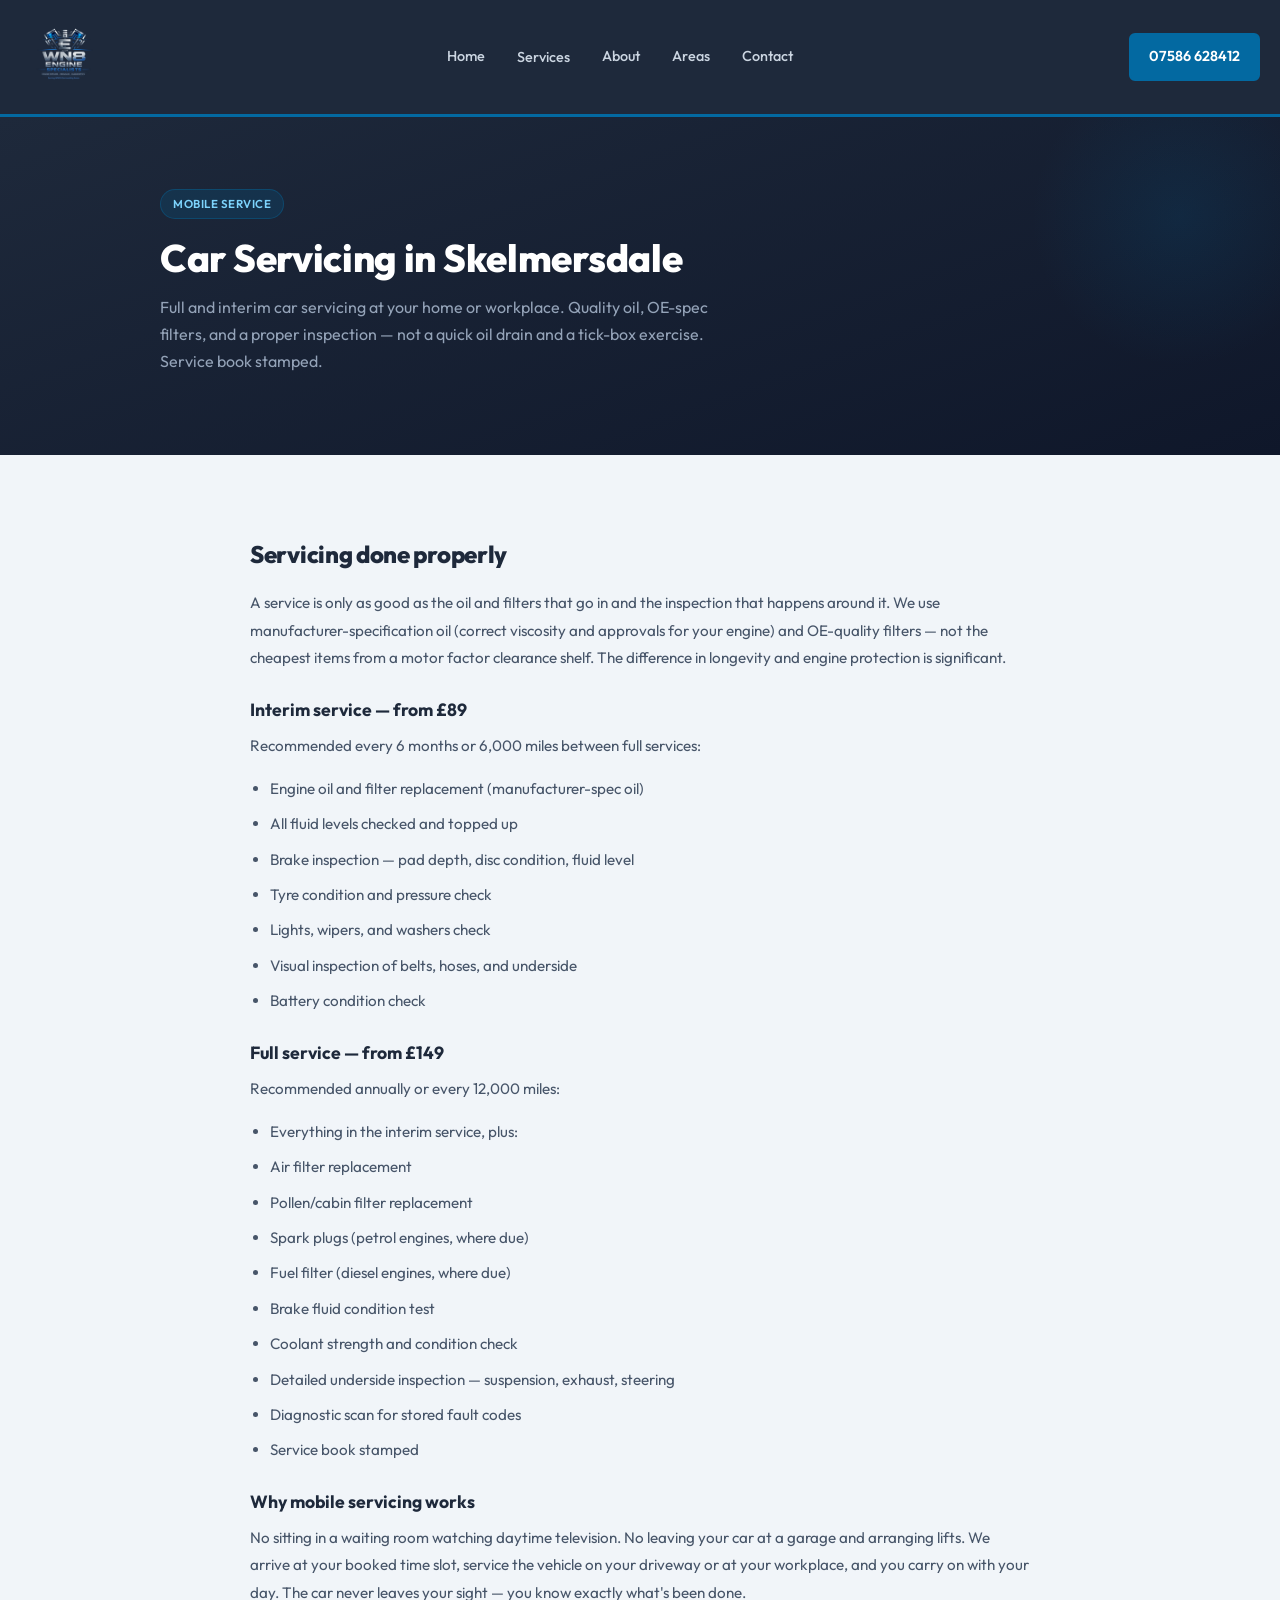
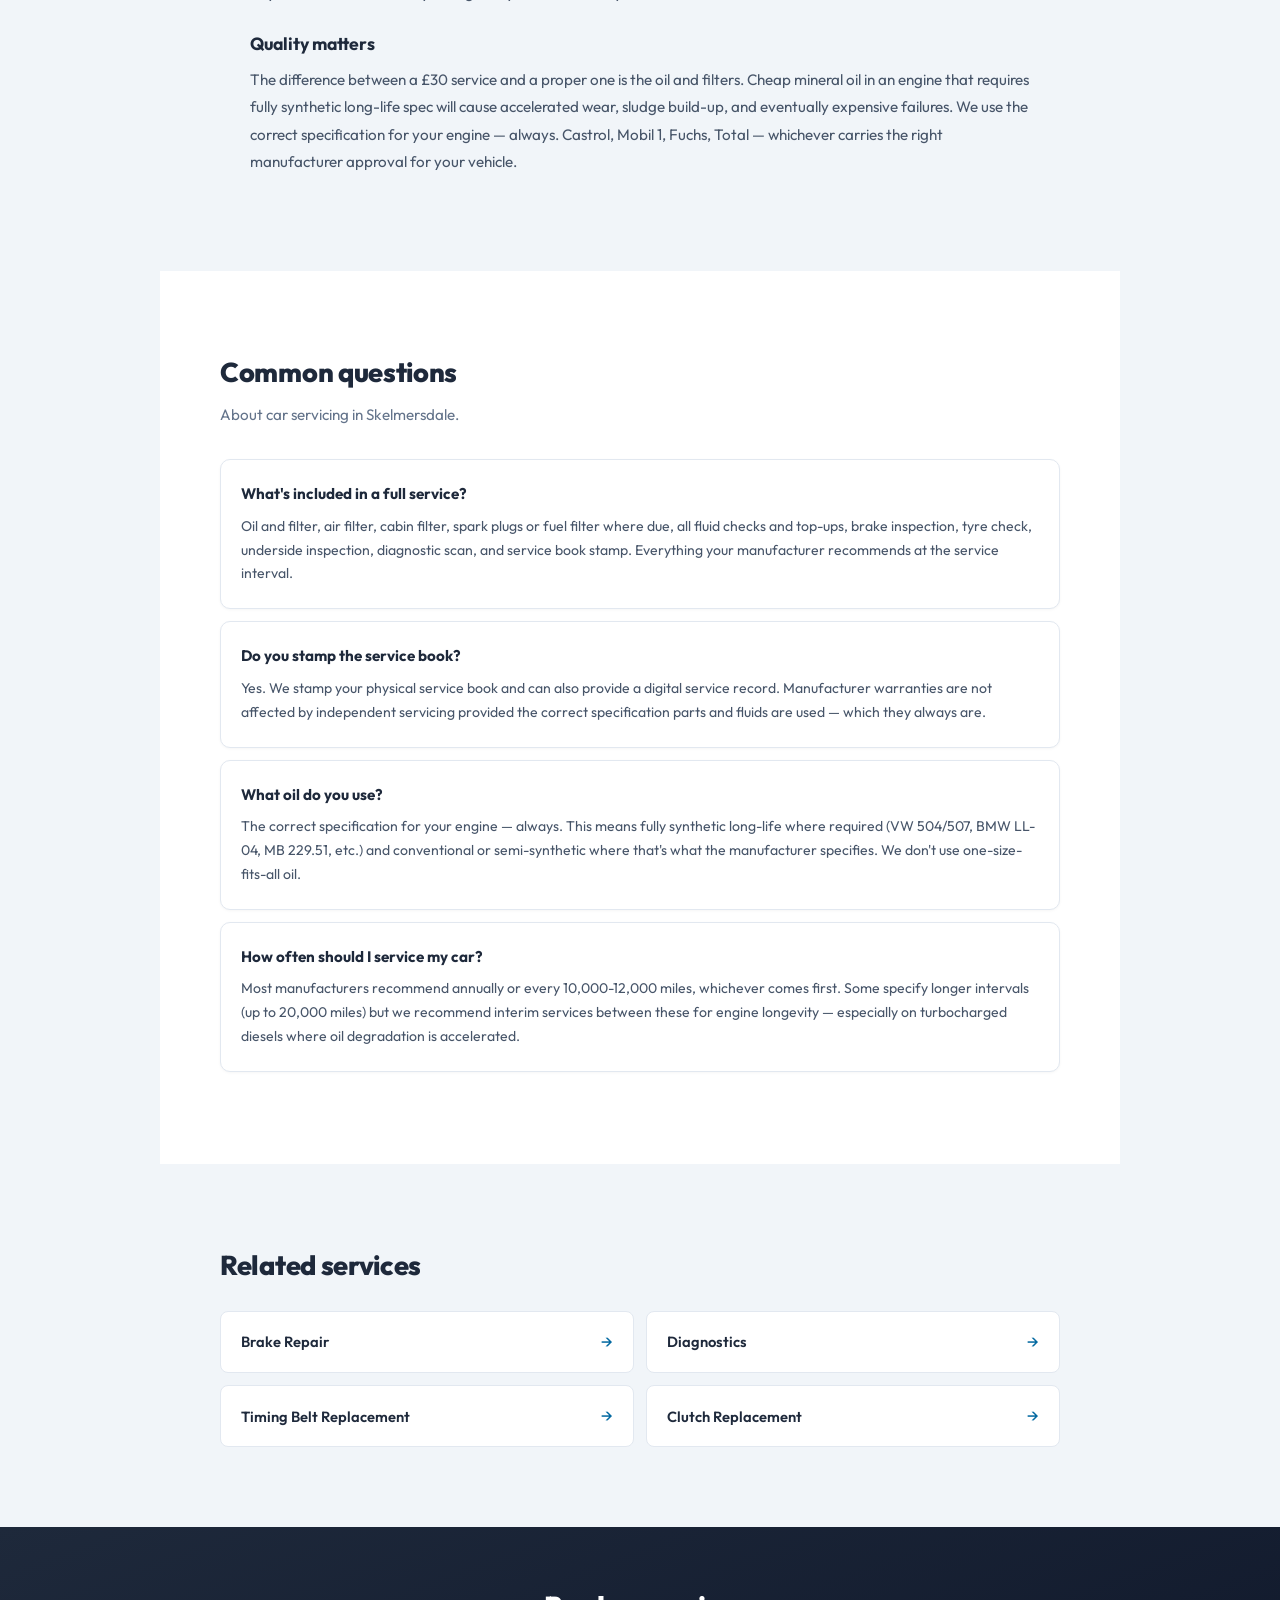
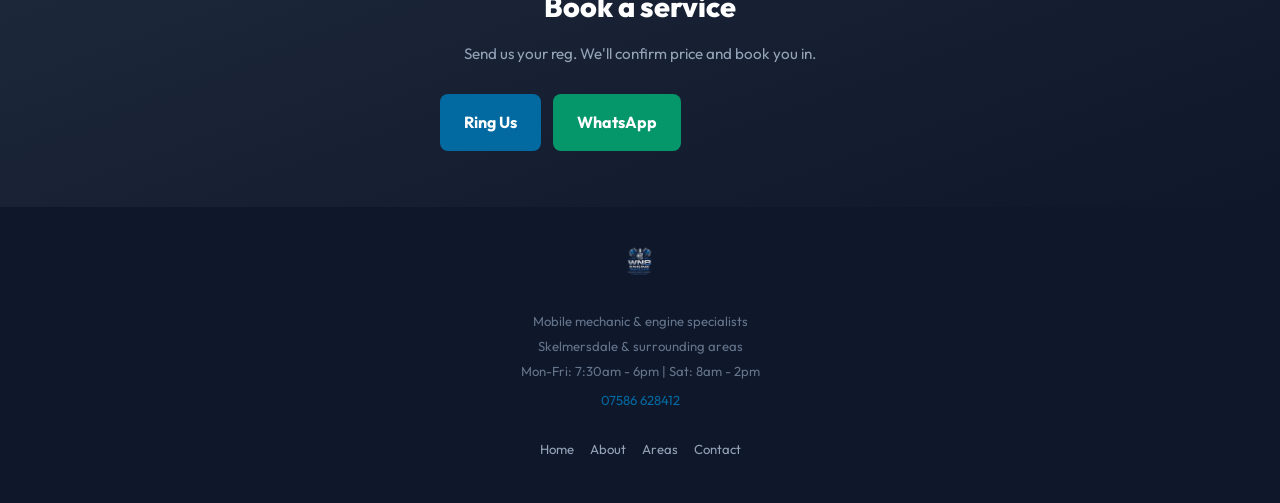
<file: services/car-servicing.html>
<!DOCTYPE html>
<html lang="en-GB">
<head>
    <meta charset="UTF-8">
    <meta name="viewport" content="width=device-width, initial-scale=1.0">
    <title>Car Servicing Skelmersdale | Mobile Service | WN8 Motors</title>
    <meta name="description" content="Mobile car servicing in Skelmersdale from £89. Full and interim services at your door. Quality oil and filters, service book stamped. No waiting rooms. 20+ years experience.">
    <meta name="keywords" content="car service skelmersdale, mobile car service skelmersdale, full service skem, interim service skelmersdale, oil change near me WN8, car servicing skelmersdale">
    <meta name="robots" content="index, follow">
    <meta name="geo.region" content="GB-LAN">
    <meta name="geo.placename" content="Skelmersdale">
    <link rel="canonical" href="https://wm8-motors.vercel.app/services/car-servicing.html">
    <link rel="icon" type="image/png" sizes="32x32" href="/img/favicon-32x32.png">
    <link rel="icon" type="image/x-icon" href="/img/favicon.ico">
    <link rel="apple-touch-icon" sizes="180x180" href="/img/apple-touch-icon.png">
    <meta name="theme-color" content="#0369a1">
    <link rel="preconnect" href="https://fonts.googleapis.com">
    <link rel="preconnect" href="https://fonts.gstatic.com" crossorigin>
    <link href="https://fonts.googleapis.com/css2?family=Outfit:wght@400;500;600;700;800&display=swap" rel="stylesheet">
    <link rel="stylesheet" href="/css/styles.css">
    <script type="application/ld+json">
    {"@context":"https://schema.org","@type":"Service","serviceType":"Car Servicing","provider":{"@type":"AutoRepair","name":"WN8 Motors","telephone":"+447586628412","address":{"@type":"PostalAddress","addressLocality":"Skelmersdale","addressRegion":"Lancashire","postalCode":"WN8","addressCountry":"GB"}},"areaServed":{"@type":"GeoCircle","geoMidpoint":{"@type":"GeoCoordinates","latitude":"53.5509","longitude":"-2.7762"},"geoRadius":"24000"},"description":"Mobile car servicing in Skelmersdale. Full and interim services at your home or workplace. Quality oil, OE-spec filters, service book stamped.","offers":{"@type":"Offer","priceCurrency":"GBP","price":"89","availability":"https://schema.org/InStock"}}
    </script>
</head>
<body>
    <header class="site-header">
        <a href="/" class="logo-link"><img src="/img/logo-header.png" alt="WN8 Motors" class="logo-img"></a>
        <nav class="main-nav">
            <a href="/">Home</a>
            <div class="nav-dropdown">
                <button class="nav-dropdown-trigger">Services</button>
                <div class="nav-dropdown-menu">
                    <a href="/services/timing-belts.html">Timing Belts</a>
                    <a href="/services/head-gaskets.html">Head Gaskets</a>
                    <a href="/services/clutch-replacement.html">Clutches</a>
                    <a href="/services/engine-rebuilds.html">Engine Rebuilds</a>
                    <a href="/services/turbo-repairs.html">Turbo Repairs</a>
                    <a href="/services/car-servicing.html">Car Servicing</a>
                    <a href="/services/brakes.html">Brakes</a>
                    <a href="/services/diagnostics.html">Diagnostics</a>
                    <a href="/services/welding-repairs.html">Welding Repairs</a>
                </div>
            </div>
            <a href="/about.html">About</a>
            <a href="/areas.html">Areas</a>
            <a href="/contact.html">Contact</a>
        </nav>
        <button class="mobile-menu-btn" aria-label="Menu">&#9776;</button>
        <a href="tel:+447586628412" class="header-phone">07586 628412</a>
    </header>
    <div class="mobile-nav-overlay"></div>
    <nav class="mobile-nav">
        <button class="mobile-nav-close" aria-label="Close">&times;</button>
        <div class="mobile-nav-links">
            <a href="/">Home</a>
            <span class="nav-section-title">Services</span>
            <a href="/services/timing-belts.html" class="nav-sub-link">Timing Belts</a>
            <a href="/services/head-gaskets.html" class="nav-sub-link">Head Gaskets</a>
            <a href="/services/clutch-replacement.html" class="nav-sub-link">Clutches</a>
            <a href="/services/engine-rebuilds.html" class="nav-sub-link">Engine Rebuilds</a>
            <a href="/services/turbo-repairs.html" class="nav-sub-link">Turbo Repairs</a>
            <a href="/services/car-servicing.html" class="nav-sub-link">Car Servicing</a>
            <a href="/services/brakes.html" class="nav-sub-link">Brakes</a>
            <a href="/services/diagnostics.html" class="nav-sub-link">Diagnostics</a>
            <a href="/services/welding-repairs.html" class="nav-sub-link">Welding Repairs</a>
            <a href="/about.html">About</a>
            <a href="/areas.html">Areas</a>
            <a href="/contact.html">Contact</a>
        </div>
    </nav>

    <section class="page-hero">
        <div class="page-hero-content">
            <span class="hero-badge">Mobile Service</span>
            <h1>Car Servicing in Skelmersdale</h1>
            <p>Full and interim car servicing at your home or workplace. Quality oil, OE-spec filters, and a proper inspection — not a quick oil drain and a tick-box exercise. Service book stamped.</p>
        </div>
    </section>

    <section class="content-section">
        <div class="content-wrapper">
            <h2>Servicing done properly</h2>
            <p>A service is only as good as the oil and filters that go in and the inspection that happens around it. We use manufacturer-specification oil (correct viscosity and approvals for your engine) and OE-quality filters — not the cheapest items from a motor factor clearance shelf. The difference in longevity and engine protection is significant.</p>

            <h3>Interim service — from £89</h3>
            <p>Recommended every 6 months or 6,000 miles between full services:</p>
            <ul>
                <li>Engine oil and filter replacement (manufacturer-spec oil)</li>
                <li>All fluid levels checked and topped up</li>
                <li>Brake inspection — pad depth, disc condition, fluid level</li>
                <li>Tyre condition and pressure check</li>
                <li>Lights, wipers, and washers check</li>
                <li>Visual inspection of belts, hoses, and underside</li>
                <li>Battery condition check</li>
            </ul>

            <h3>Full service — from £149</h3>
            <p>Recommended annually or every 12,000 miles:</p>
            <ul>
                <li>Everything in the interim service, plus:</li>
                <li>Air filter replacement</li>
                <li>Pollen/cabin filter replacement</li>
                <li>Spark plugs (petrol engines, where due)</li>
                <li>Fuel filter (diesel engines, where due)</li>
                <li>Brake fluid condition test</li>
                <li>Coolant strength and condition check</li>
                <li>Detailed underside inspection — suspension, exhaust, steering</li>
                <li>Diagnostic scan for stored fault codes</li>
                <li>Service book stamped</li>
            </ul>

            <h3>Why mobile servicing works</h3>
            <p>No sitting in a waiting room watching daytime television. No leaving your car at a garage and arranging lifts. We arrive at your booked time slot, service the vehicle on your driveway or at your workplace, and you carry on with your day. The car never leaves your sight — you know exactly what's been done.</p>

            <h3>Quality matters</h3>
            <p>The difference between a £30 service and a proper one is the oil and filters. Cheap mineral oil in an engine that requires fully synthetic long-life spec will cause accelerated wear, sludge build-up, and eventually expensive failures. We use the correct specification for your engine — always. Castrol, Mobil 1, Fuchs, Total — whichever carries the right manufacturer approval for your vehicle.</p>
        </div>
    </section>

    <section class="section section-alt">
        <h2>Common questions</h2>
        <p class="section-sub">About car servicing in Skelmersdale.</p>
        <div class="faq-item"><h3>What's included in a full service?</h3><p>Oil and filter, air filter, cabin filter, spark plugs or fuel filter where due, all fluid checks and top-ups, brake inspection, tyre check, underside inspection, diagnostic scan, and service book stamp. Everything your manufacturer recommends at the service interval.</p></div>
        <div class="faq-item"><h3>Do you stamp the service book?</h3><p>Yes. We stamp your physical service book and can also provide a digital service record. Manufacturer warranties are not affected by independent servicing provided the correct specification parts and fluids are used — which they always are.</p></div>
        <div class="faq-item"><h3>What oil do you use?</h3><p>The correct specification for your engine — always. This means fully synthetic long-life where required (VW 504/507, BMW LL-04, MB 229.51, etc.) and conventional or semi-synthetic where that's what the manufacturer specifies. We don't use one-size-fits-all oil.</p></div>
        <div class="faq-item"><h3>How often should I service my car?</h3><p>Most manufacturers recommend annually or every 10,000-12,000 miles, whichever comes first. Some specify longer intervals (up to 20,000 miles) but we recommend interim services between these for engine longevity — especially on turbocharged diesels where oil degradation is accelerated.</p></div>
    </section>

    <section class="section">
        <h2>Related services</h2>
        <div class="related-services">
            <a href="/services/brakes.html" class="related-link"><span>Brake Repair</span></a>
            <a href="/services/diagnostics.html" class="related-link"><span>Diagnostics</span></a>
            <a href="/services/timing-belts.html" class="related-link"><span>Timing Belt Replacement</span></a>
            <a href="/services/clutch-replacement.html" class="related-link"><span>Clutch Replacement</span></a>
        </div>
    </section>

    <section class="cta-section">
        <h2>Book a service</h2>
        <p>Send us your reg. We'll confirm price and book you in.</p>
        <div class="hero-cta">
            <a href="tel:+447586628412" class="btn-primary">Ring Us</a>
            <a href="https://wa.me/447586628412?text=Hi%2C%20I%20need%20to%20book%20a%20service.%20My%20reg%20is%20" class="btn-secondary">WhatsApp</a>
        </div>
    </section>

    <footer class="site-footer">
        <img src="/img/logo-header.png" alt="WN8 Motors" class="footer-logo">
        <p>Mobile mechanic &amp; engine specialists</p>
        <p>Skelmersdale &amp; surrounding areas</p>
        <p>Mon-Fri: 7:30am - 6pm | Sat: 8am - 2pm</p>
        <p style="margin-top: 8px;"><a href="tel:+447586628412">07586 628412</a></p>
        <div class="footer-links">
            <a href="/">Home</a>
            <a href="/about.html">About</a>
            <a href="/areas.html">Areas</a>
            <a href="/contact.html">Contact</a>
        </div>
    </footer>

    <div class="sticky-cta">
        <a href="tel:+447586628412" class="btn-call">&#128222; Call Now</a>
        <a href="https://wa.me/447586628412?text=Hi%2C%20I%20need%20to%20book%20a%20service" class="btn-whatsapp">&#128172; WhatsApp</a>
    </div>

    <script src="/js/nav.js"></script>
</body>
</html>
</file>
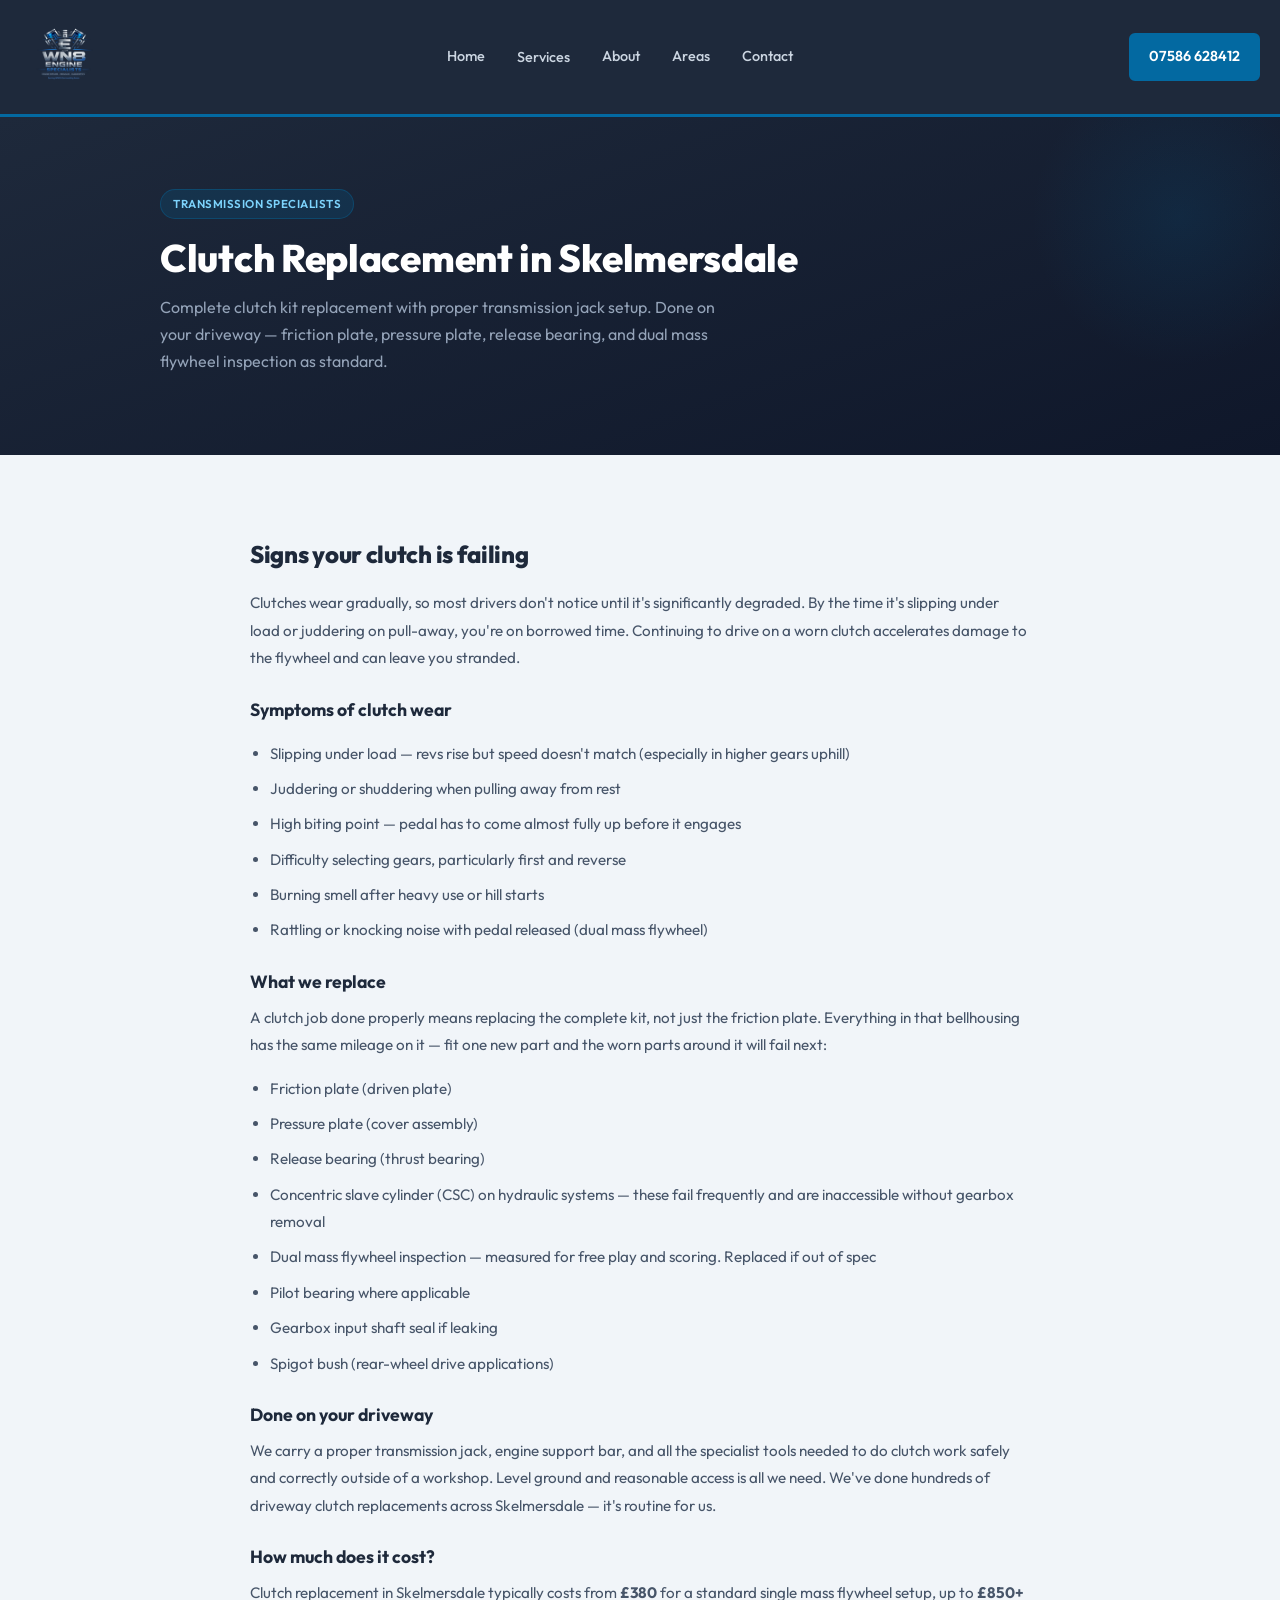
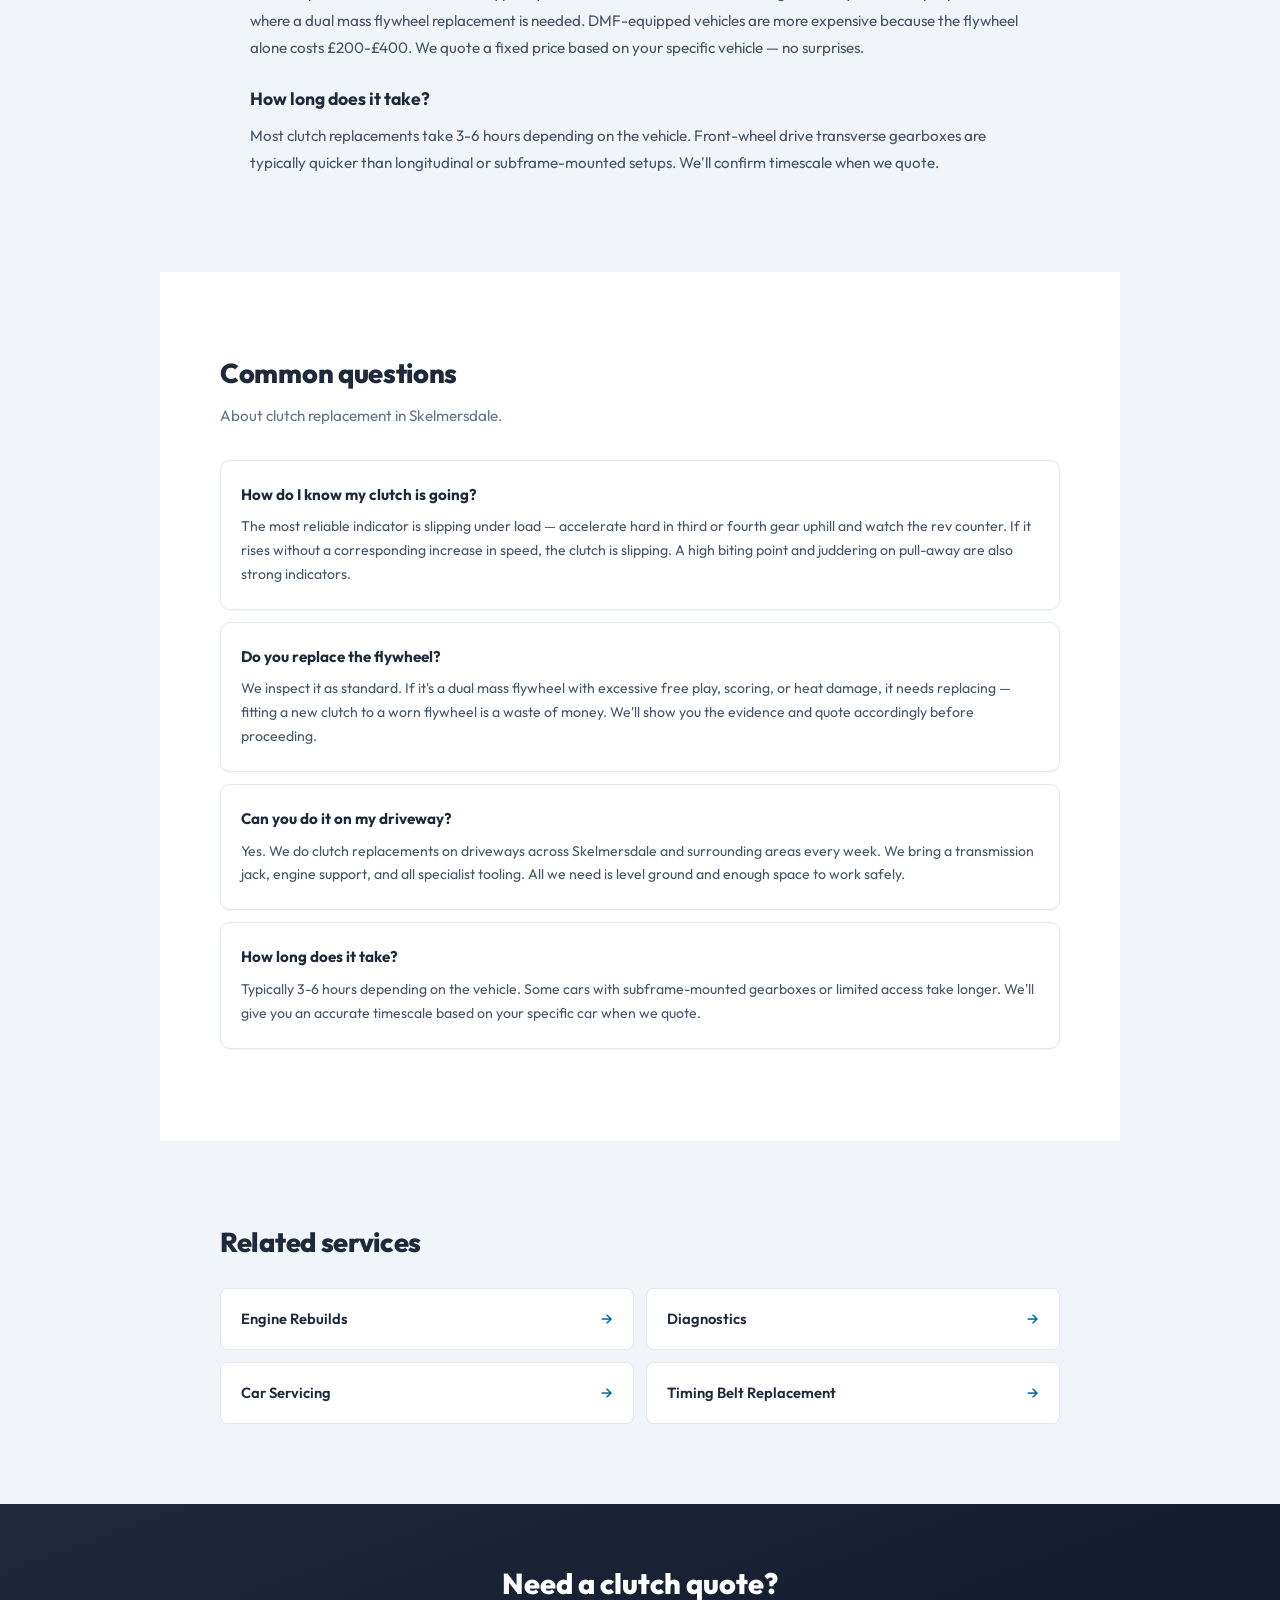
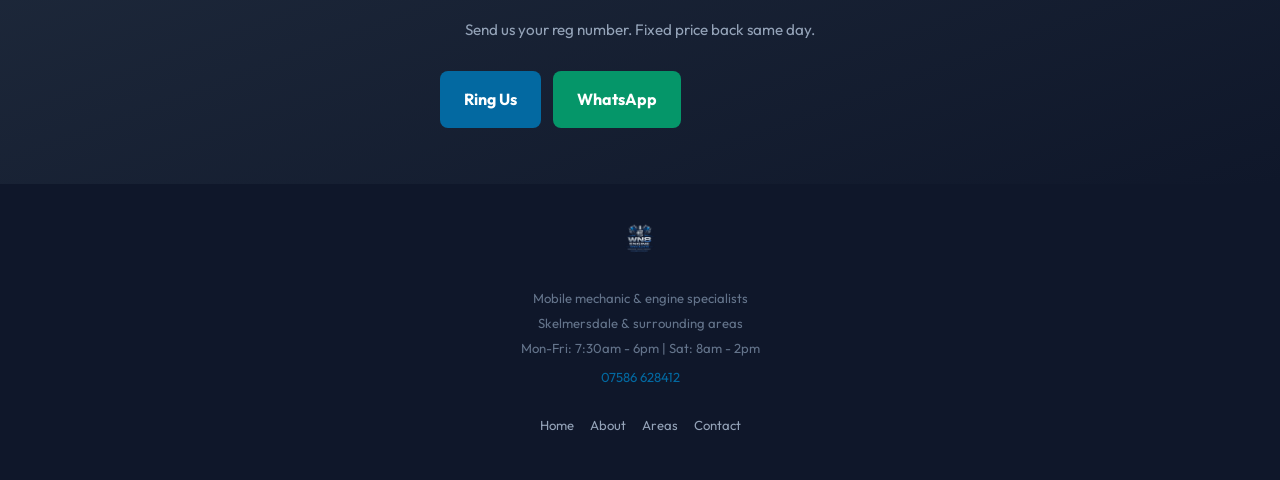
<file: services/clutch-replacement.html>
<!DOCTYPE html>
<html lang="en-GB">
<head>
    <meta charset="UTF-8">
    <meta name="viewport" content="width=device-width, initial-scale=1.0">
    <title>Clutch Replacement Skelmersdale | WN8 Motors</title>
    <meta name="description" content="Clutch replacement in Skelmersdale from £380. Friction plate, pressure plate, release bearing, DMF inspection. Mobile service on your driveway. 20+ years experience.">
    <meta name="keywords" content="clutch replacement skelmersdale, clutch repair skelmersdale, clutch slipping skem, dual mass flywheel skelmersdale, clutch cost near me WN8, clutch fitting skelmersdale">
    <meta name="robots" content="index, follow">
    <meta name="geo.region" content="GB-LAN">
    <meta name="geo.placename" content="Skelmersdale">
    <link rel="canonical" href="https://wm8-motors.vercel.app/services/clutch-replacement.html">
    <link rel="icon" type="image/png" sizes="32x32" href="/img/favicon-32x32.png">
    <link rel="icon" type="image/x-icon" href="/img/favicon.ico">
    <link rel="apple-touch-icon" sizes="180x180" href="/img/apple-touch-icon.png">
    <meta name="theme-color" content="#0369a1">
    <link rel="preconnect" href="https://fonts.googleapis.com">
    <link rel="preconnect" href="https://fonts.gstatic.com" crossorigin>
    <link href="https://fonts.googleapis.com/css2?family=Outfit:wght@400;500;600;700;800&display=swap" rel="stylesheet">
    <link rel="stylesheet" href="/css/styles.css">
    <script type="application/ld+json">
    {"@context":"https://schema.org","@type":"Service","serviceType":"Clutch Replacement","provider":{"@type":"AutoRepair","name":"WN8 Motors","telephone":"+447586628412","address":{"@type":"PostalAddress","addressLocality":"Skelmersdale","addressRegion":"Lancashire","postalCode":"WN8","addressCountry":"GB"}},"areaServed":{"@type":"GeoCircle","geoMidpoint":{"@type":"GeoCoordinates","latitude":"53.5509","longitude":"-2.7762"},"geoRadius":"24000"},"description":"Professional clutch replacement in Skelmersdale. Complete kit including friction plate, pressure plate, release bearing, and DMF inspection. Mobile service on your driveway.","offers":{"@type":"Offer","priceCurrency":"GBP","price":"380","availability":"https://schema.org/InStock"}}
    </script>
</head>
<body>
    <header class="site-header">
        <a href="/" class="logo-link"><img src="/img/logo-header.png" alt="WN8 Motors" class="logo-img"></a>
        <nav class="main-nav">
            <a href="/">Home</a>
            <div class="nav-dropdown">
                <button class="nav-dropdown-trigger">Services</button>
                <div class="nav-dropdown-menu">
                    <a href="/services/timing-belts.html">Timing Belts</a>
                    <a href="/services/head-gaskets.html">Head Gaskets</a>
                    <a href="/services/clutch-replacement.html">Clutches</a>
                    <a href="/services/engine-rebuilds.html">Engine Rebuilds</a>
                    <a href="/services/turbo-repairs.html">Turbo Repairs</a>
                    <a href="/services/car-servicing.html">Car Servicing</a>
                    <a href="/services/brakes.html">Brakes</a>
                    <a href="/services/diagnostics.html">Diagnostics</a>
                    <a href="/services/welding-repairs.html">Welding Repairs</a>
                </div>
            </div>
            <a href="/about.html">About</a>
            <a href="/areas.html">Areas</a>
            <a href="/contact.html">Contact</a>
        </nav>
        <button class="mobile-menu-btn" aria-label="Menu">&#9776;</button>
        <a href="tel:+447586628412" class="header-phone">07586 628412</a>
    </header>
    <div class="mobile-nav-overlay"></div>
    <nav class="mobile-nav">
        <button class="mobile-nav-close" aria-label="Close">&times;</button>
        <div class="mobile-nav-links">
            <a href="/">Home</a>
            <span class="nav-section-title">Services</span>
            <a href="/services/timing-belts.html" class="nav-sub-link">Timing Belts</a>
            <a href="/services/head-gaskets.html" class="nav-sub-link">Head Gaskets</a>
            <a href="/services/clutch-replacement.html" class="nav-sub-link">Clutches</a>
            <a href="/services/engine-rebuilds.html" class="nav-sub-link">Engine Rebuilds</a>
            <a href="/services/turbo-repairs.html" class="nav-sub-link">Turbo Repairs</a>
            <a href="/services/car-servicing.html" class="nav-sub-link">Car Servicing</a>
            <a href="/services/brakes.html" class="nav-sub-link">Brakes</a>
            <a href="/services/diagnostics.html" class="nav-sub-link">Diagnostics</a>
            <a href="/services/welding-repairs.html" class="nav-sub-link">Welding Repairs</a>
            <a href="/about.html">About</a>
            <a href="/areas.html">Areas</a>
            <a href="/contact.html">Contact</a>
        </div>
    </nav>

    <section class="page-hero">
        <div class="page-hero-content">
            <span class="hero-badge">Transmission Specialists</span>
            <h1>Clutch Replacement in Skelmersdale</h1>
            <p>Complete clutch kit replacement with proper transmission jack setup. Done on your driveway — friction plate, pressure plate, release bearing, and dual mass flywheel inspection as standard.</p>
        </div>
    </section>

    <section class="content-section">
        <div class="content-wrapper">
            <h2>Signs your clutch is failing</h2>
            <p>Clutches wear gradually, so most drivers don't notice until it's significantly degraded. By the time it's slipping under load or juddering on pull-away, you're on borrowed time. Continuing to drive on a worn clutch accelerates damage to the flywheel and can leave you stranded.</p>

            <h3>Symptoms of clutch wear</h3>
            <ul>
                <li>Slipping under load — revs rise but speed doesn't match (especially in higher gears uphill)</li>
                <li>Juddering or shuddering when pulling away from rest</li>
                <li>High biting point — pedal has to come almost fully up before it engages</li>
                <li>Difficulty selecting gears, particularly first and reverse</li>
                <li>Burning smell after heavy use or hill starts</li>
                <li>Rattling or knocking noise with pedal released (dual mass flywheel)</li>
            </ul>

            <h3>What we replace</h3>
            <p>A clutch job done properly means replacing the complete kit, not just the friction plate. Everything in that bellhousing has the same mileage on it — fit one new part and the worn parts around it will fail next:</p>
            <ul>
                <li>Friction plate (driven plate)</li>
                <li>Pressure plate (cover assembly)</li>
                <li>Release bearing (thrust bearing)</li>
                <li>Concentric slave cylinder (CSC) on hydraulic systems — these fail frequently and are inaccessible without gearbox removal</li>
                <li>Dual mass flywheel inspection — measured for free play and scoring. Replaced if out of spec</li>
                <li>Pilot bearing where applicable</li>
                <li>Gearbox input shaft seal if leaking</li>
                <li>Spigot bush (rear-wheel drive applications)</li>
            </ul>

            <h3>Done on your driveway</h3>
            <p>We carry a proper transmission jack, engine support bar, and all the specialist tools needed to do clutch work safely and correctly outside of a workshop. Level ground and reasonable access is all we need. We've done hundreds of driveway clutch replacements across Skelmersdale — it's routine for us.</p>

            <h3>How much does it cost?</h3>
            <p>Clutch replacement in Skelmersdale typically costs from <strong>£380</strong> for a standard single mass flywheel setup, up to <strong>£850+</strong> where a dual mass flywheel replacement is needed. DMF-equipped vehicles are more expensive because the flywheel alone costs £200-£400. We quote a fixed price based on your specific vehicle — no surprises.</p>

            <h3>How long does it take?</h3>
            <p>Most clutch replacements take 3-6 hours depending on the vehicle. Front-wheel drive transverse gearboxes are typically quicker than longitudinal or subframe-mounted setups. We'll confirm timescale when we quote.</p>
        </div>
    </section>

    <section class="section section-alt">
        <h2>Common questions</h2>
        <p class="section-sub">About clutch replacement in Skelmersdale.</p>
        <div class="faq-item"><h3>How do I know my clutch is going?</h3><p>The most reliable indicator is slipping under load — accelerate hard in third or fourth gear uphill and watch the rev counter. If it rises without a corresponding increase in speed, the clutch is slipping. A high biting point and juddering on pull-away are also strong indicators.</p></div>
        <div class="faq-item"><h3>Do you replace the flywheel?</h3><p>We inspect it as standard. If it's a dual mass flywheel with excessive free play, scoring, or heat damage, it needs replacing — fitting a new clutch to a worn flywheel is a waste of money. We'll show you the evidence and quote accordingly before proceeding.</p></div>
        <div class="faq-item"><h3>Can you do it on my driveway?</h3><p>Yes. We do clutch replacements on driveways across Skelmersdale and surrounding areas every week. We bring a transmission jack, engine support, and all specialist tooling. All we need is level ground and enough space to work safely.</p></div>
        <div class="faq-item"><h3>How long does it take?</h3><p>Typically 3-6 hours depending on the vehicle. Some cars with subframe-mounted gearboxes or limited access take longer. We'll give you an accurate timescale based on your specific car when we quote.</p></div>
    </section>

    <section class="section">
        <h2>Related services</h2>
        <div class="related-services">
            <a href="/services/engine-rebuilds.html" class="related-link"><span>Engine Rebuilds</span></a>
            <a href="/services/diagnostics.html" class="related-link"><span>Diagnostics</span></a>
            <a href="/services/car-servicing.html" class="related-link"><span>Car Servicing</span></a>
            <a href="/services/timing-belts.html" class="related-link"><span>Timing Belt Replacement</span></a>
        </div>
    </section>

    <section class="cta-section">
        <h2>Need a clutch quote?</h2>
        <p>Send us your reg number. Fixed price back same day.</p>
        <div class="hero-cta">
            <a href="tel:+447586628412" class="btn-primary">Ring Us</a>
            <a href="https://wa.me/447586628412?text=Hi%2C%20I%20need%20a%20clutch%20quote.%20My%20reg%20is%20" class="btn-secondary">WhatsApp</a>
        </div>
    </section>

    <footer class="site-footer">
        <img src="/img/logo-header.png" alt="WN8 Motors" class="footer-logo">
        <p>Mobile mechanic &amp; engine specialists</p>
        <p>Skelmersdale &amp; surrounding areas</p>
        <p>Mon-Fri: 7:30am - 6pm | Sat: 8am - 2pm</p>
        <p style="margin-top: 8px;"><a href="tel:+447586628412">07586 628412</a></p>
        <div class="footer-links">
            <a href="/">Home</a>
            <a href="/about.html">About</a>
            <a href="/areas.html">Areas</a>
            <a href="/contact.html">Contact</a>
        </div>
    </footer>

    <div class="sticky-cta">
        <a href="tel:+447586628412" class="btn-call">&#128222; Call Now</a>
        <a href="https://wa.me/447586628412?text=Hi%2C%20I%20need%20a%20clutch%20quote" class="btn-whatsapp">&#128172; WhatsApp</a>
    </div>

    <script src="/js/nav.js"></script>
</body>
</html>
</file>
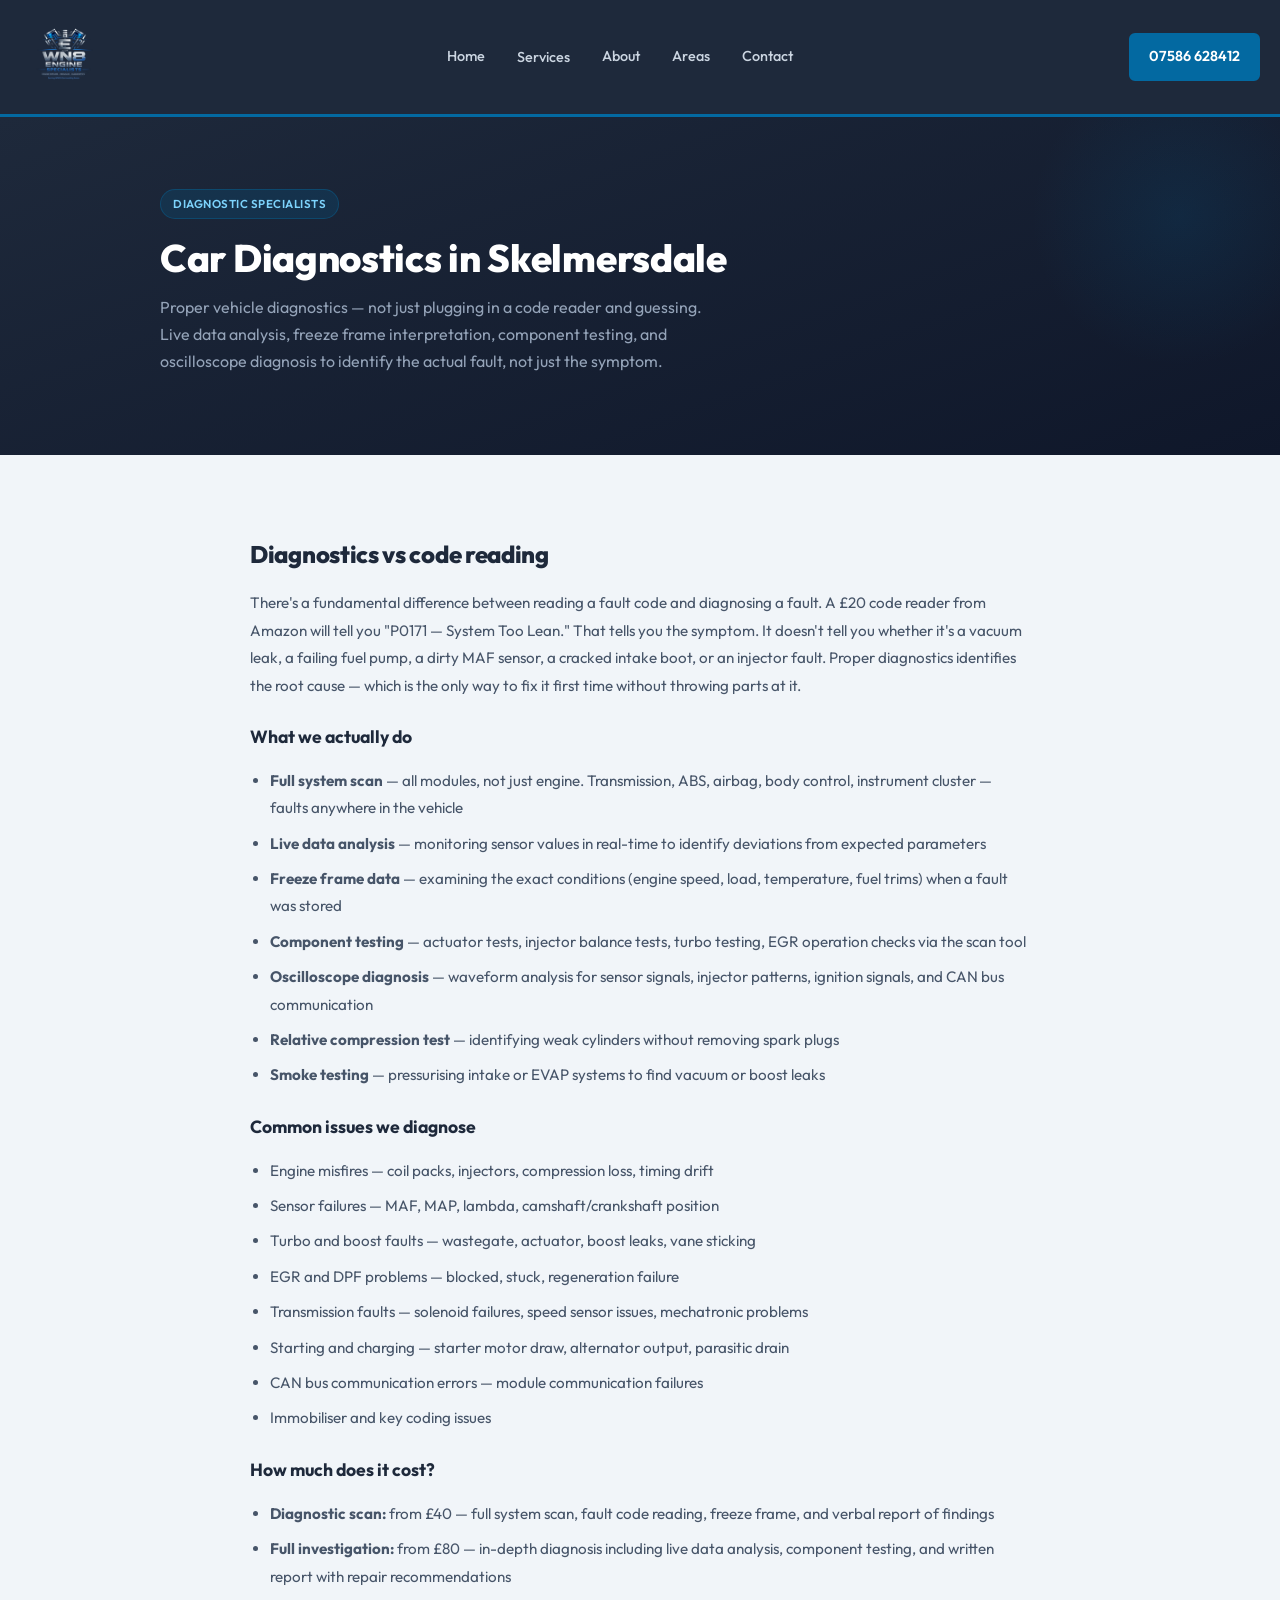
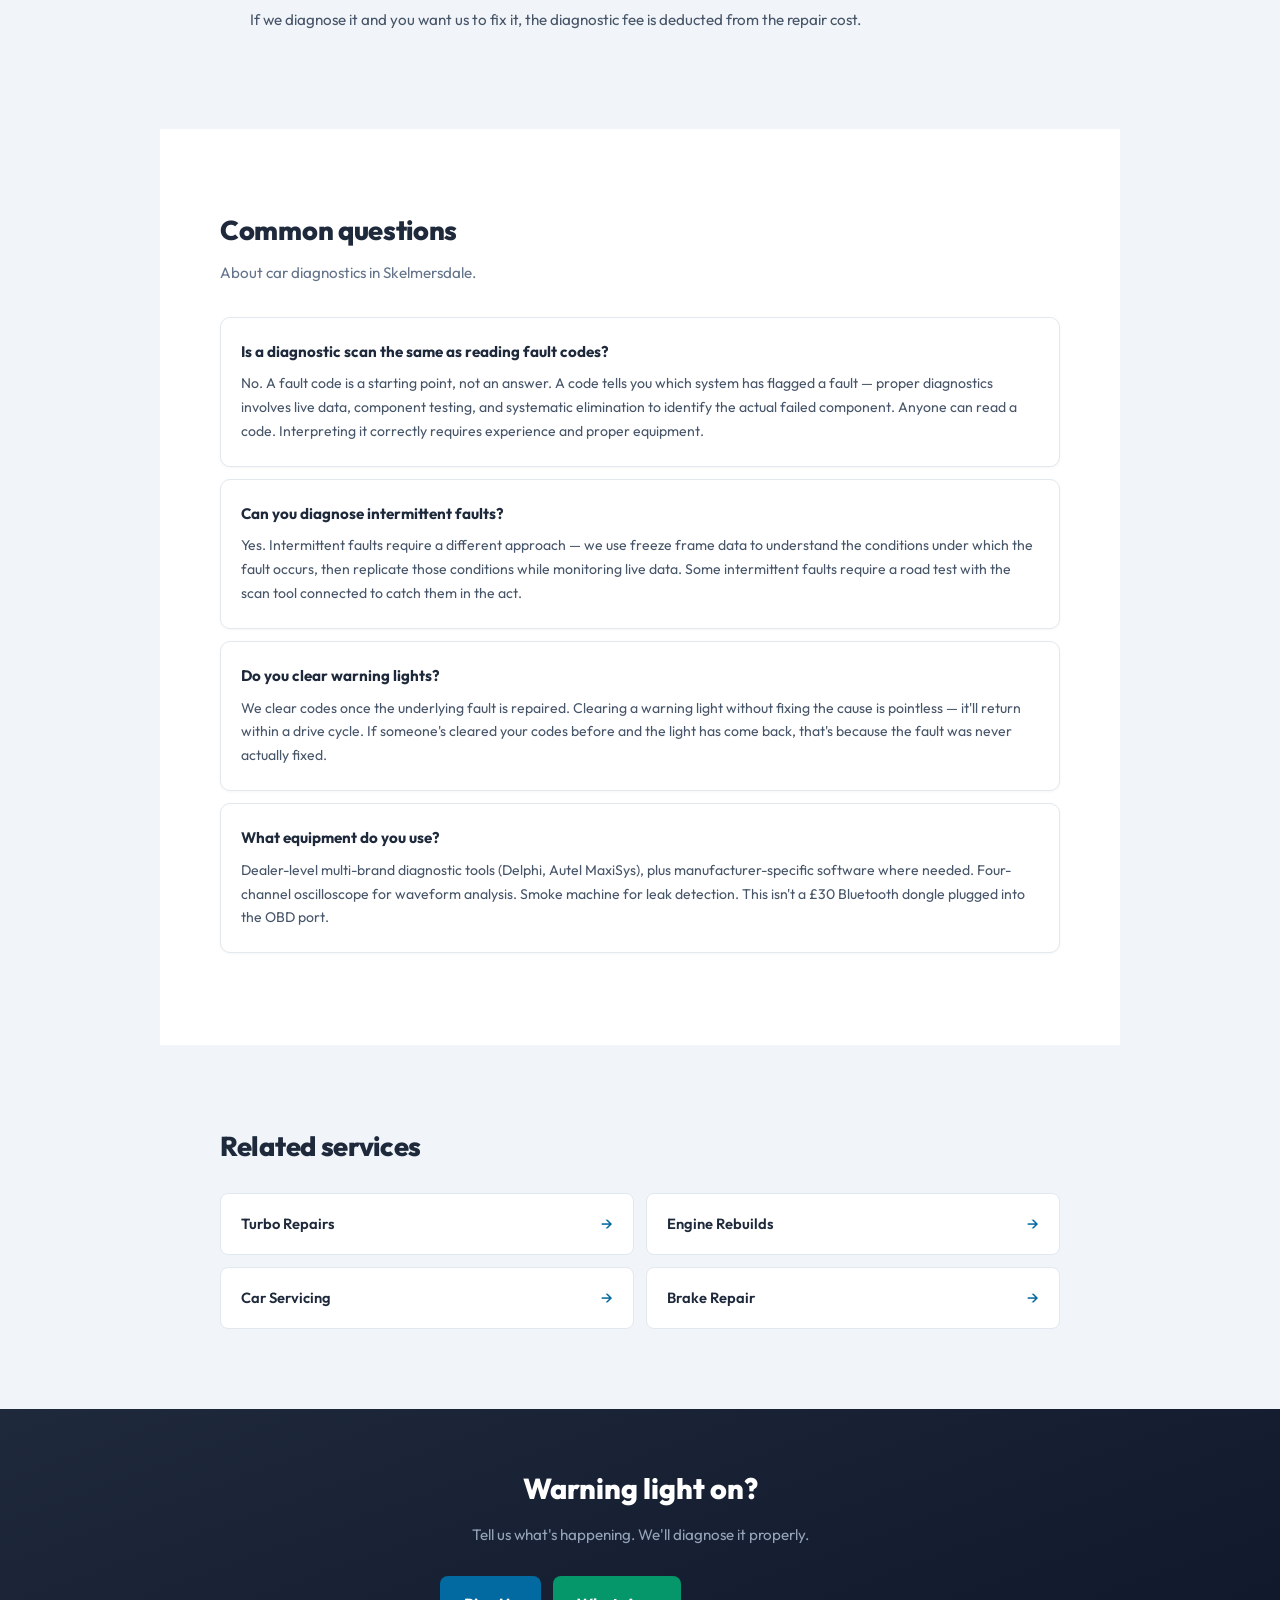
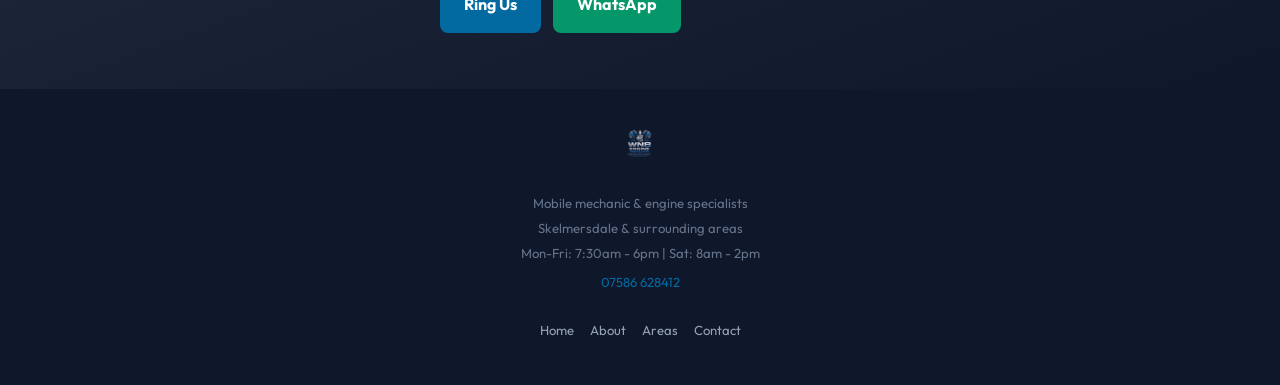
<file: services/diagnostics.html>
<!DOCTYPE html>
<html lang="en-GB">
<head>
    <meta charset="UTF-8">
    <meta name="viewport" content="width=device-width, initial-scale=1.0">
    <title>Car Diagnostics Skelmersdale | WN8 Motors</title>
    <meta name="description" content="Car diagnostics in Skelmersdale from £40. Not just code reading - live data, freeze frame, component testing, scope analysis. Mobile service. 20+ years experience.">
    <meta name="keywords" content="car diagnostics skelmersdale, engine warning light skelmersdale, fault code reading skem, diagnostic scan near me WN8, car electrical skelmersdale, engine management light skelmersdale">
    <meta name="robots" content="index, follow">
    <meta name="geo.region" content="GB-LAN">
    <meta name="geo.placename" content="Skelmersdale">
    <link rel="canonical" href="https://wm8-motors.vercel.app/services/diagnostics.html">
    <link rel="icon" type="image/png" sizes="32x32" href="/img/favicon-32x32.png">
    <link rel="icon" type="image/x-icon" href="/img/favicon.ico">
    <link rel="apple-touch-icon" sizes="180x180" href="/img/apple-touch-icon.png">
    <meta name="theme-color" content="#0369a1">
    <link rel="preconnect" href="https://fonts.googleapis.com">
    <link rel="preconnect" href="https://fonts.gstatic.com" crossorigin>
    <link href="https://fonts.googleapis.com/css2?family=Outfit:wght@400;500;600;700;800&display=swap" rel="stylesheet">
    <link rel="stylesheet" href="/css/styles.css">
    <script type="application/ld+json">
    {"@context":"https://schema.org","@type":"Service","serviceType":"Car Diagnostics","provider":{"@type":"AutoRepair","name":"WN8 Motors","telephone":"+447586628412","address":{"@type":"PostalAddress","addressLocality":"Skelmersdale","addressRegion":"Lancashire","postalCode":"WN8","addressCountry":"GB"}},"areaServed":{"@type":"GeoCircle","geoMidpoint":{"@type":"GeoCoordinates","latitude":"53.5509","longitude":"-2.7762"},"geoRadius":"24000"},"description":"Professional vehicle diagnostics in Skelmersdale. Dealer-level scanning, live data analysis, freeze frame interpretation, component testing, and oscilloscope diagnosis. Mobile service.","offers":{"@type":"Offer","priceCurrency":"GBP","price":"40","availability":"https://schema.org/InStock"}}
    </script>
</head>
<body>
    <header class="site-header">
        <a href="/" class="logo-link"><img src="/img/logo-header.png" alt="WN8 Motors" class="logo-img"></a>
        <nav class="main-nav">
            <a href="/">Home</a>
            <div class="nav-dropdown">
                <button class="nav-dropdown-trigger">Services</button>
                <div class="nav-dropdown-menu">
                    <a href="/services/timing-belts.html">Timing Belts</a>
                    <a href="/services/head-gaskets.html">Head Gaskets</a>
                    <a href="/services/clutch-replacement.html">Clutches</a>
                    <a href="/services/engine-rebuilds.html">Engine Rebuilds</a>
                    <a href="/services/turbo-repairs.html">Turbo Repairs</a>
                    <a href="/services/car-servicing.html">Car Servicing</a>
                    <a href="/services/brakes.html">Brakes</a>
                    <a href="/services/diagnostics.html">Diagnostics</a>
                    <a href="/services/welding-repairs.html">Welding Repairs</a>
                </div>
            </div>
            <a href="/about.html">About</a>
            <a href="/areas.html">Areas</a>
            <a href="/contact.html">Contact</a>
        </nav>
        <button class="mobile-menu-btn" aria-label="Menu">&#9776;</button>
        <a href="tel:+447586628412" class="header-phone">07586 628412</a>
    </header>
    <div class="mobile-nav-overlay"></div>
    <nav class="mobile-nav">
        <button class="mobile-nav-close" aria-label="Close">&times;</button>
        <div class="mobile-nav-links">
            <a href="/">Home</a>
            <span class="nav-section-title">Services</span>
            <a href="/services/timing-belts.html" class="nav-sub-link">Timing Belts</a>
            <a href="/services/head-gaskets.html" class="nav-sub-link">Head Gaskets</a>
            <a href="/services/clutch-replacement.html" class="nav-sub-link">Clutches</a>
            <a href="/services/engine-rebuilds.html" class="nav-sub-link">Engine Rebuilds</a>
            <a href="/services/turbo-repairs.html" class="nav-sub-link">Turbo Repairs</a>
            <a href="/services/car-servicing.html" class="nav-sub-link">Car Servicing</a>
            <a href="/services/brakes.html" class="nav-sub-link">Brakes</a>
            <a href="/services/diagnostics.html" class="nav-sub-link">Diagnostics</a>
            <a href="/services/welding-repairs.html" class="nav-sub-link">Welding Repairs</a>
            <a href="/about.html">About</a>
            <a href="/areas.html">Areas</a>
            <a href="/contact.html">Contact</a>
        </div>
    </nav>

    <section class="page-hero">
        <div class="page-hero-content">
            <span class="hero-badge">Diagnostic Specialists</span>
            <h1>Car Diagnostics in Skelmersdale</h1>
            <p>Proper vehicle diagnostics — not just plugging in a code reader and guessing. Live data analysis, freeze frame interpretation, component testing, and oscilloscope diagnosis to identify the actual fault, not just the symptom.</p>
        </div>
    </section>

    <section class="content-section">
        <div class="content-wrapper">
            <h2>Diagnostics vs code reading</h2>
            <p>There's a fundamental difference between reading a fault code and diagnosing a fault. A £20 code reader from Amazon will tell you "P0171 — System Too Lean." That tells you the symptom. It doesn't tell you whether it's a vacuum leak, a failing fuel pump, a dirty MAF sensor, a cracked intake boot, or an injector fault. Proper diagnostics identifies the root cause — which is the only way to fix it first time without throwing parts at it.</p>

            <h3>What we actually do</h3>
            <ul>
                <li><strong>Full system scan</strong> — all modules, not just engine. Transmission, ABS, airbag, body control, instrument cluster — faults anywhere in the vehicle</li>
                <li><strong>Live data analysis</strong> — monitoring sensor values in real-time to identify deviations from expected parameters</li>
                <li><strong>Freeze frame data</strong> — examining the exact conditions (engine speed, load, temperature, fuel trims) when a fault was stored</li>
                <li><strong>Component testing</strong> — actuator tests, injector balance tests, turbo testing, EGR operation checks via the scan tool</li>
                <li><strong>Oscilloscope diagnosis</strong> — waveform analysis for sensor signals, injector patterns, ignition signals, and CAN bus communication</li>
                <li><strong>Relative compression test</strong> — identifying weak cylinders without removing spark plugs</li>
                <li><strong>Smoke testing</strong> — pressurising intake or EVAP systems to find vacuum or boost leaks</li>
            </ul>

            <h3>Common issues we diagnose</h3>
            <ul>
                <li>Engine misfires — coil packs, injectors, compression loss, timing drift</li>
                <li>Sensor failures — MAF, MAP, lambda, camshaft/crankshaft position</li>
                <li>Turbo and boost faults — wastegate, actuator, boost leaks, vane sticking</li>
                <li>EGR and DPF problems — blocked, stuck, regeneration failure</li>
                <li>Transmission faults — solenoid failures, speed sensor issues, mechatronic problems</li>
                <li>Starting and charging — starter motor draw, alternator output, parasitic drain</li>
                <li>CAN bus communication errors — module communication failures</li>
                <li>Immobiliser and key coding issues</li>
            </ul>

            <h3>How much does it cost?</h3>
            <ul>
                <li><strong>Diagnostic scan:</strong> from £40 — full system scan, fault code reading, freeze frame, and verbal report of findings</li>
                <li><strong>Full investigation:</strong> from £80 — in-depth diagnosis including live data analysis, component testing, and written report with repair recommendations</li>
            </ul>
            <p>If we diagnose it and you want us to fix it, the diagnostic fee is deducted from the repair cost.</p>
        </div>
    </section>

    <section class="section section-alt">
        <h2>Common questions</h2>
        <p class="section-sub">About car diagnostics in Skelmersdale.</p>
        <div class="faq-item"><h3>Is a diagnostic scan the same as reading fault codes?</h3><p>No. A fault code is a starting point, not an answer. A code tells you which system has flagged a fault — proper diagnostics involves live data, component testing, and systematic elimination to identify the actual failed component. Anyone can read a code. Interpreting it correctly requires experience and proper equipment.</p></div>
        <div class="faq-item"><h3>Can you diagnose intermittent faults?</h3><p>Yes. Intermittent faults require a different approach — we use freeze frame data to understand the conditions under which the fault occurs, then replicate those conditions while monitoring live data. Some intermittent faults require a road test with the scan tool connected to catch them in the act.</p></div>
        <div class="faq-item"><h3>Do you clear warning lights?</h3><p>We clear codes once the underlying fault is repaired. Clearing a warning light without fixing the cause is pointless — it'll return within a drive cycle. If someone's cleared your codes before and the light has come back, that's because the fault was never actually fixed.</p></div>
        <div class="faq-item"><h3>What equipment do you use?</h3><p>Dealer-level multi-brand diagnostic tools (Delphi, Autel MaxiSys), plus manufacturer-specific software where needed. Four-channel oscilloscope for waveform analysis. Smoke machine for leak detection. This isn't a £30 Bluetooth dongle plugged into the OBD port.</p></div>
    </section>

    <section class="section">
        <h2>Related services</h2>
        <div class="related-services">
            <a href="/services/turbo-repairs.html" class="related-link"><span>Turbo Repairs</span></a>
            <a href="/services/engine-rebuilds.html" class="related-link"><span>Engine Rebuilds</span></a>
            <a href="/services/car-servicing.html" class="related-link"><span>Car Servicing</span></a>
            <a href="/services/brakes.html" class="related-link"><span>Brake Repair</span></a>
        </div>
    </section>

    <section class="cta-section">
        <h2>Warning light on?</h2>
        <p>Tell us what's happening. We'll diagnose it properly.</p>
        <div class="hero-cta">
            <a href="tel:+447586628412" class="btn-primary">Ring Us</a>
            <a href="https://wa.me/447586628412?text=Hi%2C%20I%20have%20a%20warning%20light%20on.%20My%20reg%20is%20" class="btn-secondary">WhatsApp</a>
        </div>
    </section>

    <footer class="site-footer">
        <img src="/img/logo-header.png" alt="WN8 Motors" class="footer-logo">
        <p>Mobile mechanic &amp; engine specialists</p>
        <p>Skelmersdale &amp; surrounding areas</p>
        <p>Mon-Fri: 7:30am - 6pm | Sat: 8am - 2pm</p>
        <p style="margin-top: 8px;"><a href="tel:+447586628412">07586 628412</a></p>
        <div class="footer-links">
            <a href="/">Home</a>
            <a href="/about.html">About</a>
            <a href="/areas.html">Areas</a>
            <a href="/contact.html">Contact</a>
        </div>
    </footer>

    <div class="sticky-cta">
        <a href="tel:+447586628412" class="btn-call">&#128222; Call Now</a>
        <a href="https://wa.me/447586628412?text=Hi%2C%20I%20have%20a%20warning%20light%20on" class="btn-whatsapp">&#128172; WhatsApp</a>
    </div>

    <script src="/js/nav.js"></script>
</body>
</html>
</file>
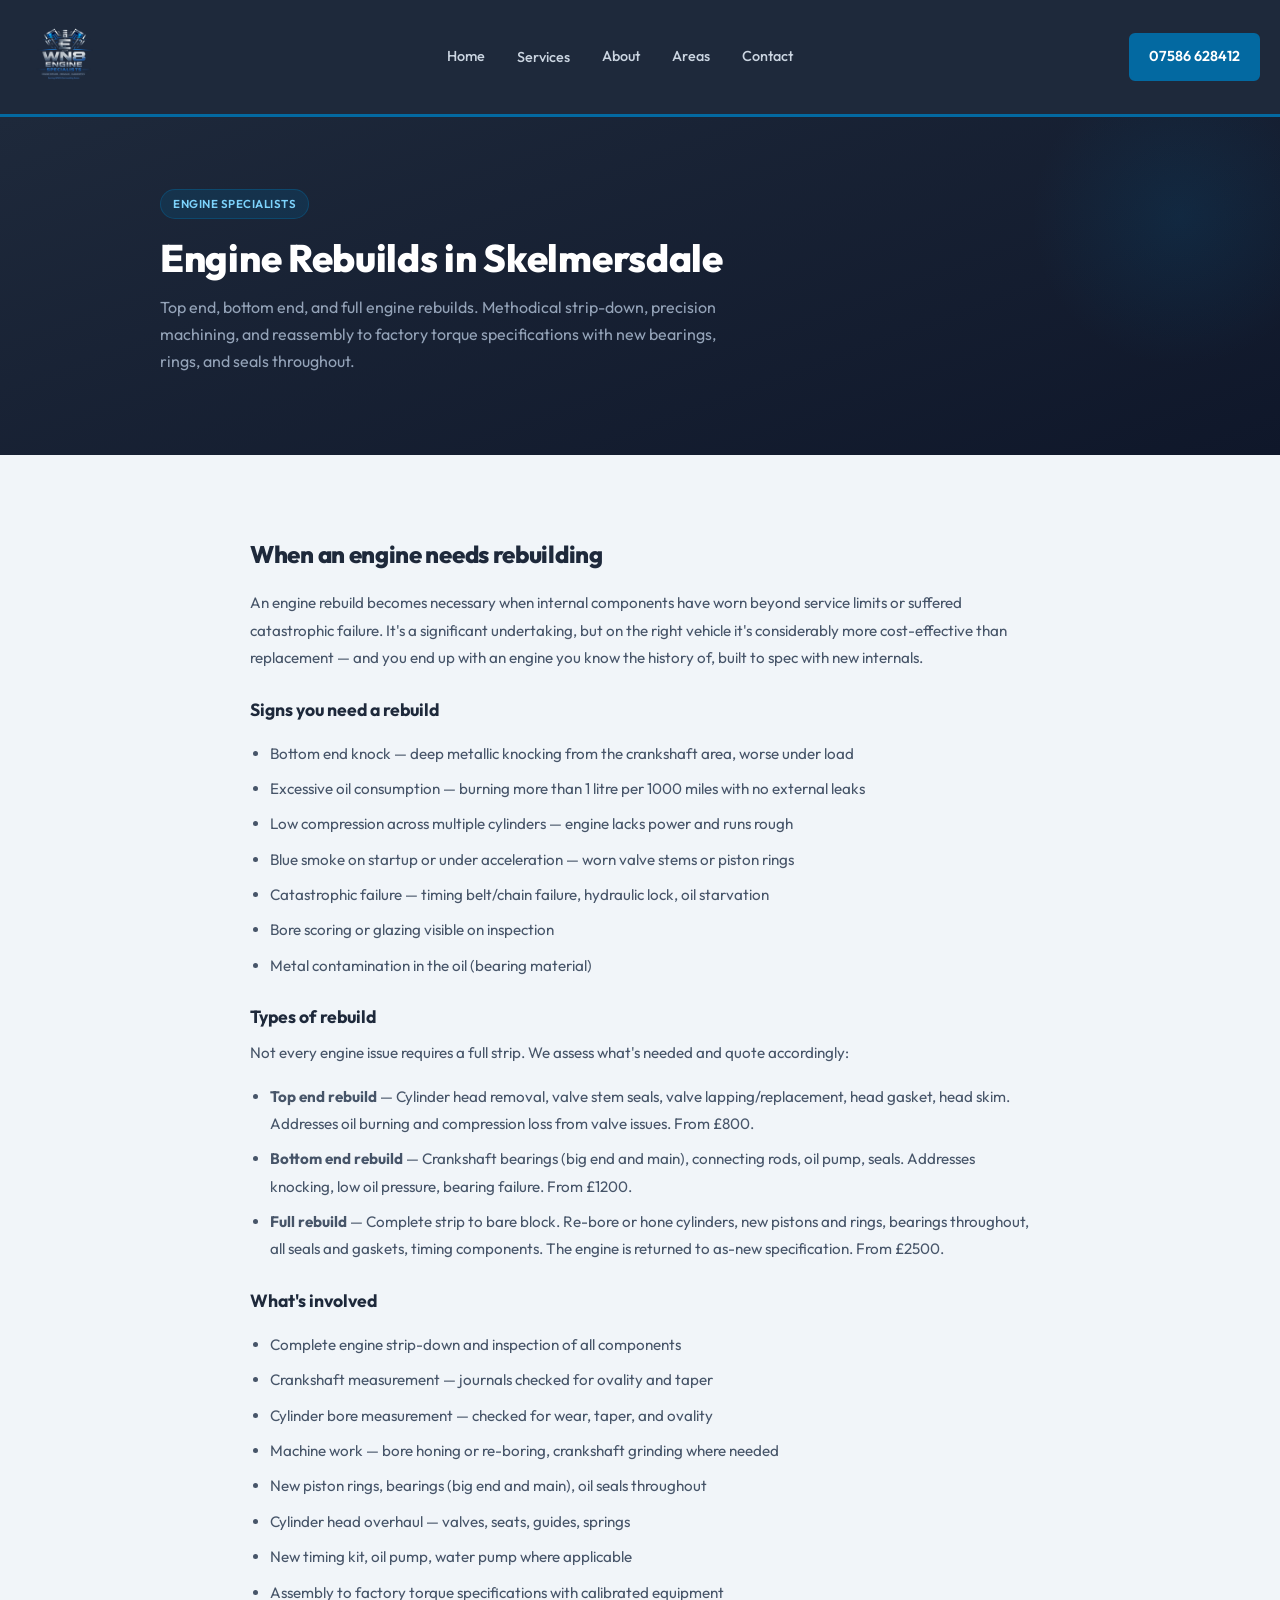
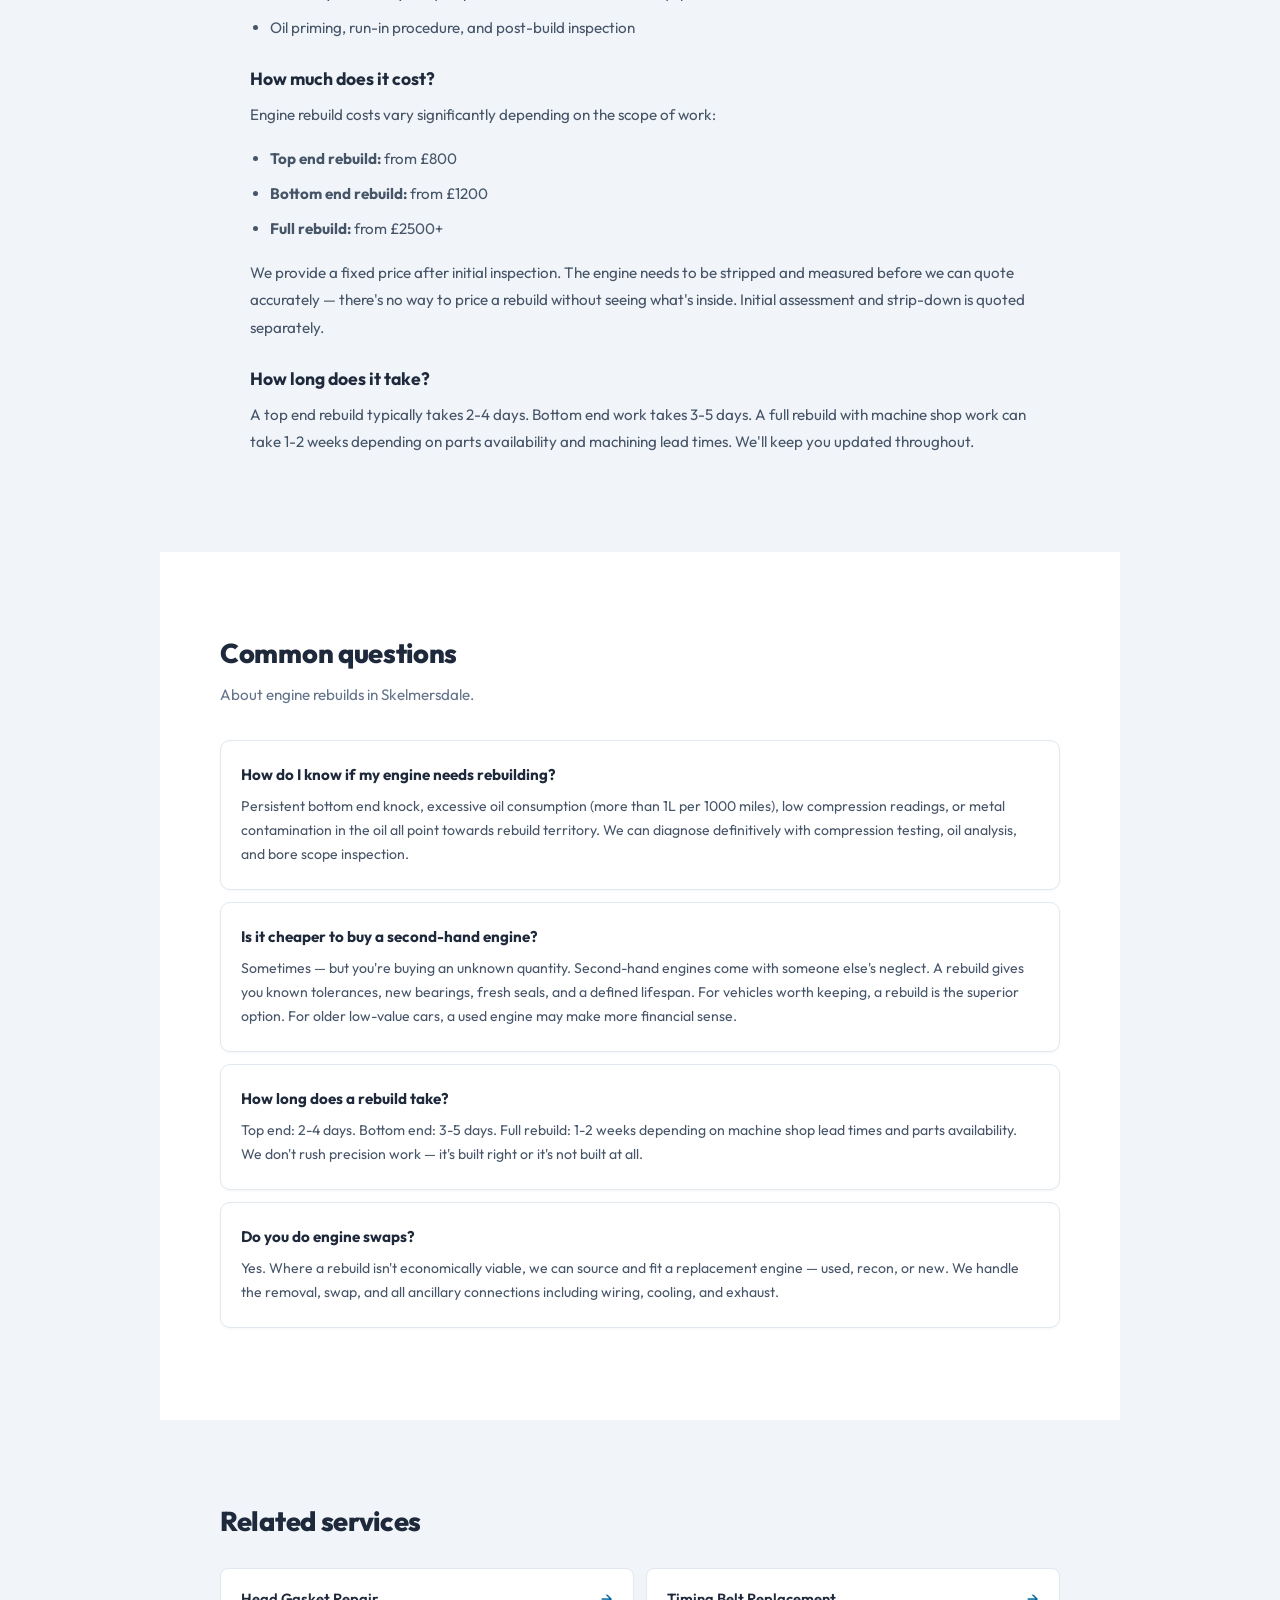
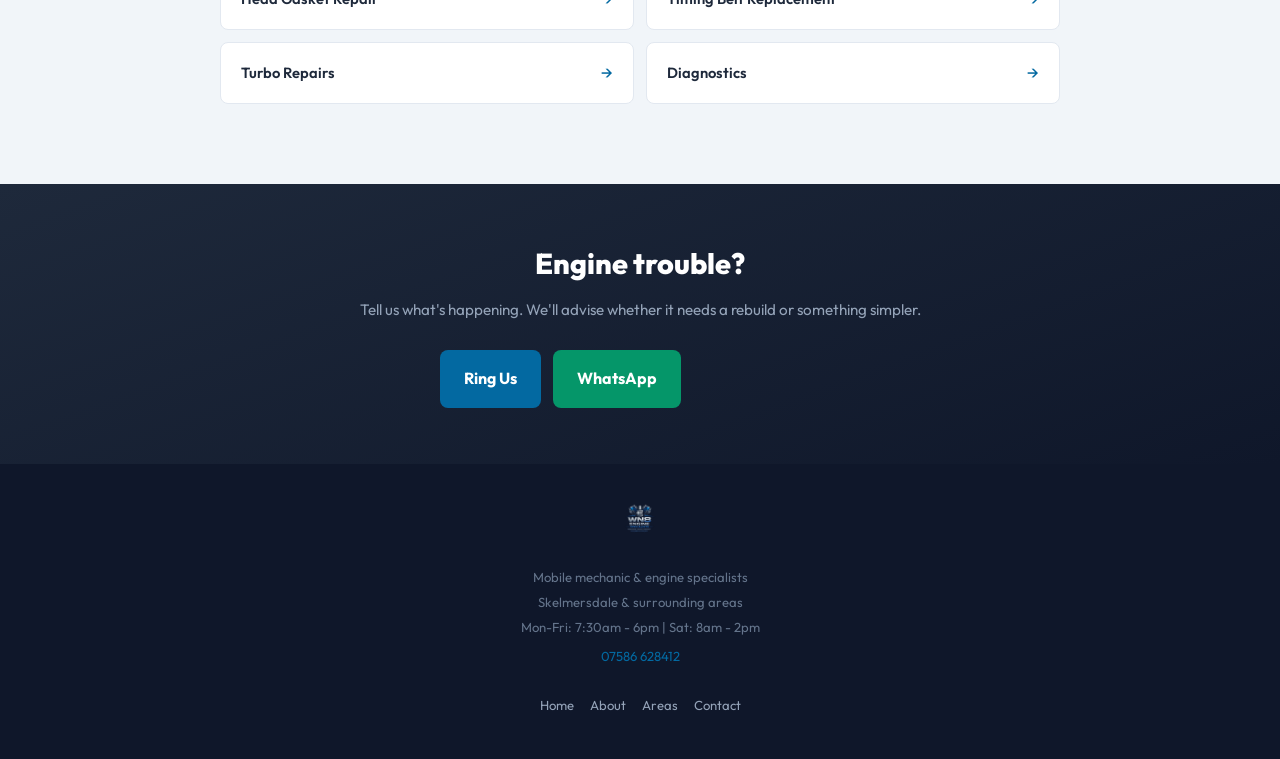
<file: services/engine-rebuilds.html>
<!DOCTYPE html>
<html lang="en-GB">
<head>
    <meta charset="UTF-8">
    <meta name="viewport" content="width=device-width, initial-scale=1.0">
    <title>Engine Rebuild Skelmersdale | WN8 Motors</title>
    <meta name="description" content="Engine rebuilds in Skelmersdale. Top end, bottom end, and full rebuilds. Strip, inspect, machine work, new bearings and seals. 20+ years experience. Fixed quotes.">
    <meta name="keywords" content="engine rebuild skelmersdale, engine repair skelmersdale, engine knock skem, bottom end rebuild skelmersdale, engine overhaul near me WN8, engine swap skelmersdale">
    <meta name="robots" content="index, follow">
    <meta name="geo.region" content="GB-LAN">
    <meta name="geo.placename" content="Skelmersdale">
    <link rel="canonical" href="https://wm8-motors.vercel.app/services/engine-rebuilds.html">
    <link rel="icon" type="image/png" sizes="32x32" href="/img/favicon-32x32.png">
    <link rel="icon" type="image/x-icon" href="/img/favicon.ico">
    <link rel="apple-touch-icon" sizes="180x180" href="/img/apple-touch-icon.png">
    <meta name="theme-color" content="#0369a1">
    <link rel="preconnect" href="https://fonts.googleapis.com">
    <link rel="preconnect" href="https://fonts.gstatic.com" crossorigin>
    <link href="https://fonts.googleapis.com/css2?family=Outfit:wght@400;500;600;700;800&display=swap" rel="stylesheet">
    <link rel="stylesheet" href="/css/styles.css">
    <script type="application/ld+json">
    {"@context":"https://schema.org","@type":"Service","serviceType":"Engine Rebuild","provider":{"@type":"AutoRepair","name":"WN8 Motors","telephone":"+447586628412","address":{"@type":"PostalAddress","addressLocality":"Skelmersdale","addressRegion":"Lancashire","postalCode":"WN8","addressCountry":"GB"}},"areaServed":{"@type":"GeoCircle","geoMidpoint":{"@type":"GeoCoordinates","latitude":"53.5509","longitude":"-2.7762"},"geoRadius":"24000"},"description":"Professional engine rebuilds in Skelmersdale. Top end, bottom end, and full strip rebuilds with machine work, new bearings, rings, and seals. Assembled to manufacturer torque specifications.","offers":{"@type":"Offer","priceCurrency":"GBP","price":"800","availability":"https://schema.org/InStock"}}
    </script>
</head>
<body>
    <header class="site-header">
        <a href="/" class="logo-link"><img src="/img/logo-header.png" alt="WN8 Motors" class="logo-img"></a>
        <nav class="main-nav">
            <a href="/">Home</a>
            <div class="nav-dropdown">
                <button class="nav-dropdown-trigger">Services</button>
                <div class="nav-dropdown-menu">
                    <a href="/services/timing-belts.html">Timing Belts</a>
                    <a href="/services/head-gaskets.html">Head Gaskets</a>
                    <a href="/services/clutch-replacement.html">Clutches</a>
                    <a href="/services/engine-rebuilds.html">Engine Rebuilds</a>
                    <a href="/services/turbo-repairs.html">Turbo Repairs</a>
                    <a href="/services/car-servicing.html">Car Servicing</a>
                    <a href="/services/brakes.html">Brakes</a>
                    <a href="/services/diagnostics.html">Diagnostics</a>
                    <a href="/services/welding-repairs.html">Welding Repairs</a>
                </div>
            </div>
            <a href="/about.html">About</a>
            <a href="/areas.html">Areas</a>
            <a href="/contact.html">Contact</a>
        </nav>
        <button class="mobile-menu-btn" aria-label="Menu">&#9776;</button>
        <a href="tel:+447586628412" class="header-phone">07586 628412</a>
    </header>
    <div class="mobile-nav-overlay"></div>
    <nav class="mobile-nav">
        <button class="mobile-nav-close" aria-label="Close">&times;</button>
        <div class="mobile-nav-links">
            <a href="/">Home</a>
            <span class="nav-section-title">Services</span>
            <a href="/services/timing-belts.html" class="nav-sub-link">Timing Belts</a>
            <a href="/services/head-gaskets.html" class="nav-sub-link">Head Gaskets</a>
            <a href="/services/clutch-replacement.html" class="nav-sub-link">Clutches</a>
            <a href="/services/engine-rebuilds.html" class="nav-sub-link">Engine Rebuilds</a>
            <a href="/services/turbo-repairs.html" class="nav-sub-link">Turbo Repairs</a>
            <a href="/services/car-servicing.html" class="nav-sub-link">Car Servicing</a>
            <a href="/services/brakes.html" class="nav-sub-link">Brakes</a>
            <a href="/services/diagnostics.html" class="nav-sub-link">Diagnostics</a>
            <a href="/services/welding-repairs.html" class="nav-sub-link">Welding Repairs</a>
            <a href="/about.html">About</a>
            <a href="/areas.html">Areas</a>
            <a href="/contact.html">Contact</a>
        </div>
    </nav>

    <section class="page-hero">
        <div class="page-hero-content">
            <span class="hero-badge">Engine Specialists</span>
            <h1>Engine Rebuilds in Skelmersdale</h1>
            <p>Top end, bottom end, and full engine rebuilds. Methodical strip-down, precision machining, and reassembly to factory torque specifications with new bearings, rings, and seals throughout.</p>
        </div>
    </section>

    <section class="content-section">
        <div class="content-wrapper">
            <h2>When an engine needs rebuilding</h2>
            <p>An engine rebuild becomes necessary when internal components have worn beyond service limits or suffered catastrophic failure. It's a significant undertaking, but on the right vehicle it's considerably more cost-effective than replacement — and you end up with an engine you know the history of, built to spec with new internals.</p>

            <h3>Signs you need a rebuild</h3>
            <ul>
                <li>Bottom end knock — deep metallic knocking from the crankshaft area, worse under load</li>
                <li>Excessive oil consumption — burning more than 1 litre per 1000 miles with no external leaks</li>
                <li>Low compression across multiple cylinders — engine lacks power and runs rough</li>
                <li>Blue smoke on startup or under acceleration — worn valve stems or piston rings</li>
                <li>Catastrophic failure — timing belt/chain failure, hydraulic lock, oil starvation</li>
                <li>Bore scoring or glazing visible on inspection</li>
                <li>Metal contamination in the oil (bearing material)</li>
            </ul>

            <h3>Types of rebuild</h3>
            <p>Not every engine issue requires a full strip. We assess what's needed and quote accordingly:</p>
            <ul>
                <li><strong>Top end rebuild</strong> — Cylinder head removal, valve stem seals, valve lapping/replacement, head gasket, head skim. Addresses oil burning and compression loss from valve issues. From £800.</li>
                <li><strong>Bottom end rebuild</strong> — Crankshaft bearings (big end and main), connecting rods, oil pump, seals. Addresses knocking, low oil pressure, bearing failure. From £1200.</li>
                <li><strong>Full rebuild</strong> — Complete strip to bare block. Re-bore or hone cylinders, new pistons and rings, bearings throughout, all seals and gaskets, timing components. The engine is returned to as-new specification. From £2500.</li>
            </ul>

            <h3>What's involved</h3>
            <ul>
                <li>Complete engine strip-down and inspection of all components</li>
                <li>Crankshaft measurement — journals checked for ovality and taper</li>
                <li>Cylinder bore measurement — checked for wear, taper, and ovality</li>
                <li>Machine work — bore honing or re-boring, crankshaft grinding where needed</li>
                <li>New piston rings, bearings (big end and main), oil seals throughout</li>
                <li>Cylinder head overhaul — valves, seats, guides, springs</li>
                <li>New timing kit, oil pump, water pump where applicable</li>
                <li>Assembly to factory torque specifications with calibrated equipment</li>
                <li>Oil priming, run-in procedure, and post-build inspection</li>
            </ul>

            <h3>How much does it cost?</h3>
            <p>Engine rebuild costs vary significantly depending on the scope of work:</p>
            <ul>
                <li><strong>Top end rebuild:</strong> from £800</li>
                <li><strong>Bottom end rebuild:</strong> from £1200</li>
                <li><strong>Full rebuild:</strong> from £2500+</li>
            </ul>
            <p>We provide a fixed price after initial inspection. The engine needs to be stripped and measured before we can quote accurately — there's no way to price a rebuild without seeing what's inside. Initial assessment and strip-down is quoted separately.</p>

            <h3>How long does it take?</h3>
            <p>A top end rebuild typically takes 2-4 days. Bottom end work takes 3-5 days. A full rebuild with machine shop work can take 1-2 weeks depending on parts availability and machining lead times. We'll keep you updated throughout.</p>
        </div>
    </section>

    <section class="section section-alt">
        <h2>Common questions</h2>
        <p class="section-sub">About engine rebuilds in Skelmersdale.</p>
        <div class="faq-item"><h3>How do I know if my engine needs rebuilding?</h3><p>Persistent bottom end knock, excessive oil consumption (more than 1L per 1000 miles), low compression readings, or metal contamination in the oil all point towards rebuild territory. We can diagnose definitively with compression testing, oil analysis, and bore scope inspection.</p></div>
        <div class="faq-item"><h3>Is it cheaper to buy a second-hand engine?</h3><p>Sometimes — but you're buying an unknown quantity. Second-hand engines come with someone else's neglect. A rebuild gives you known tolerances, new bearings, fresh seals, and a defined lifespan. For vehicles worth keeping, a rebuild is the superior option. For older low-value cars, a used engine may make more financial sense.</p></div>
        <div class="faq-item"><h3>How long does a rebuild take?</h3><p>Top end: 2-4 days. Bottom end: 3-5 days. Full rebuild: 1-2 weeks depending on machine shop lead times and parts availability. We don't rush precision work — it's built right or it's not built at all.</p></div>
        <div class="faq-item"><h3>Do you do engine swaps?</h3><p>Yes. Where a rebuild isn't economically viable, we can source and fit a replacement engine — used, recon, or new. We handle the removal, swap, and all ancillary connections including wiring, cooling, and exhaust.</p></div>
    </section>

    <section class="section">
        <h2>Related services</h2>
        <div class="related-services">
            <a href="/services/head-gaskets.html" class="related-link"><span>Head Gasket Repair</span></a>
            <a href="/services/timing-belts.html" class="related-link"><span>Timing Belt Replacement</span></a>
            <a href="/services/turbo-repairs.html" class="related-link"><span>Turbo Repairs</span></a>
            <a href="/services/diagnostics.html" class="related-link"><span>Diagnostics</span></a>
        </div>
    </section>

    <section class="cta-section">
        <h2>Engine trouble?</h2>
        <p>Tell us what's happening. We'll advise whether it needs a rebuild or something simpler.</p>
        <div class="hero-cta">
            <a href="tel:+447586628412" class="btn-primary">Ring Us</a>
            <a href="https://wa.me/447586628412?text=Hi%2C%20I%20think%20my%20engine%20needs%20work.%20My%20reg%20is%20" class="btn-secondary">WhatsApp</a>
        </div>
    </section>

    <footer class="site-footer">
        <img src="/img/logo-header.png" alt="WN8 Motors" class="footer-logo">
        <p>Mobile mechanic &amp; engine specialists</p>
        <p>Skelmersdale &amp; surrounding areas</p>
        <p>Mon-Fri: 7:30am - 6pm | Sat: 8am - 2pm</p>
        <p style="margin-top: 8px;"><a href="tel:+447586628412">07586 628412</a></p>
        <div class="footer-links">
            <a href="/">Home</a>
            <a href="/about.html">About</a>
            <a href="/areas.html">Areas</a>
            <a href="/contact.html">Contact</a>
        </div>
    </footer>

    <div class="sticky-cta">
        <a href="tel:+447586628412" class="btn-call">&#128222; Call Now</a>
        <a href="https://wa.me/447586628412?text=Hi%2C%20my%20engine%20needs%20looking%20at" class="btn-whatsapp">&#128172; WhatsApp</a>
    </div>

    <script src="/js/nav.js"></script>
</body>
</html>
</file>
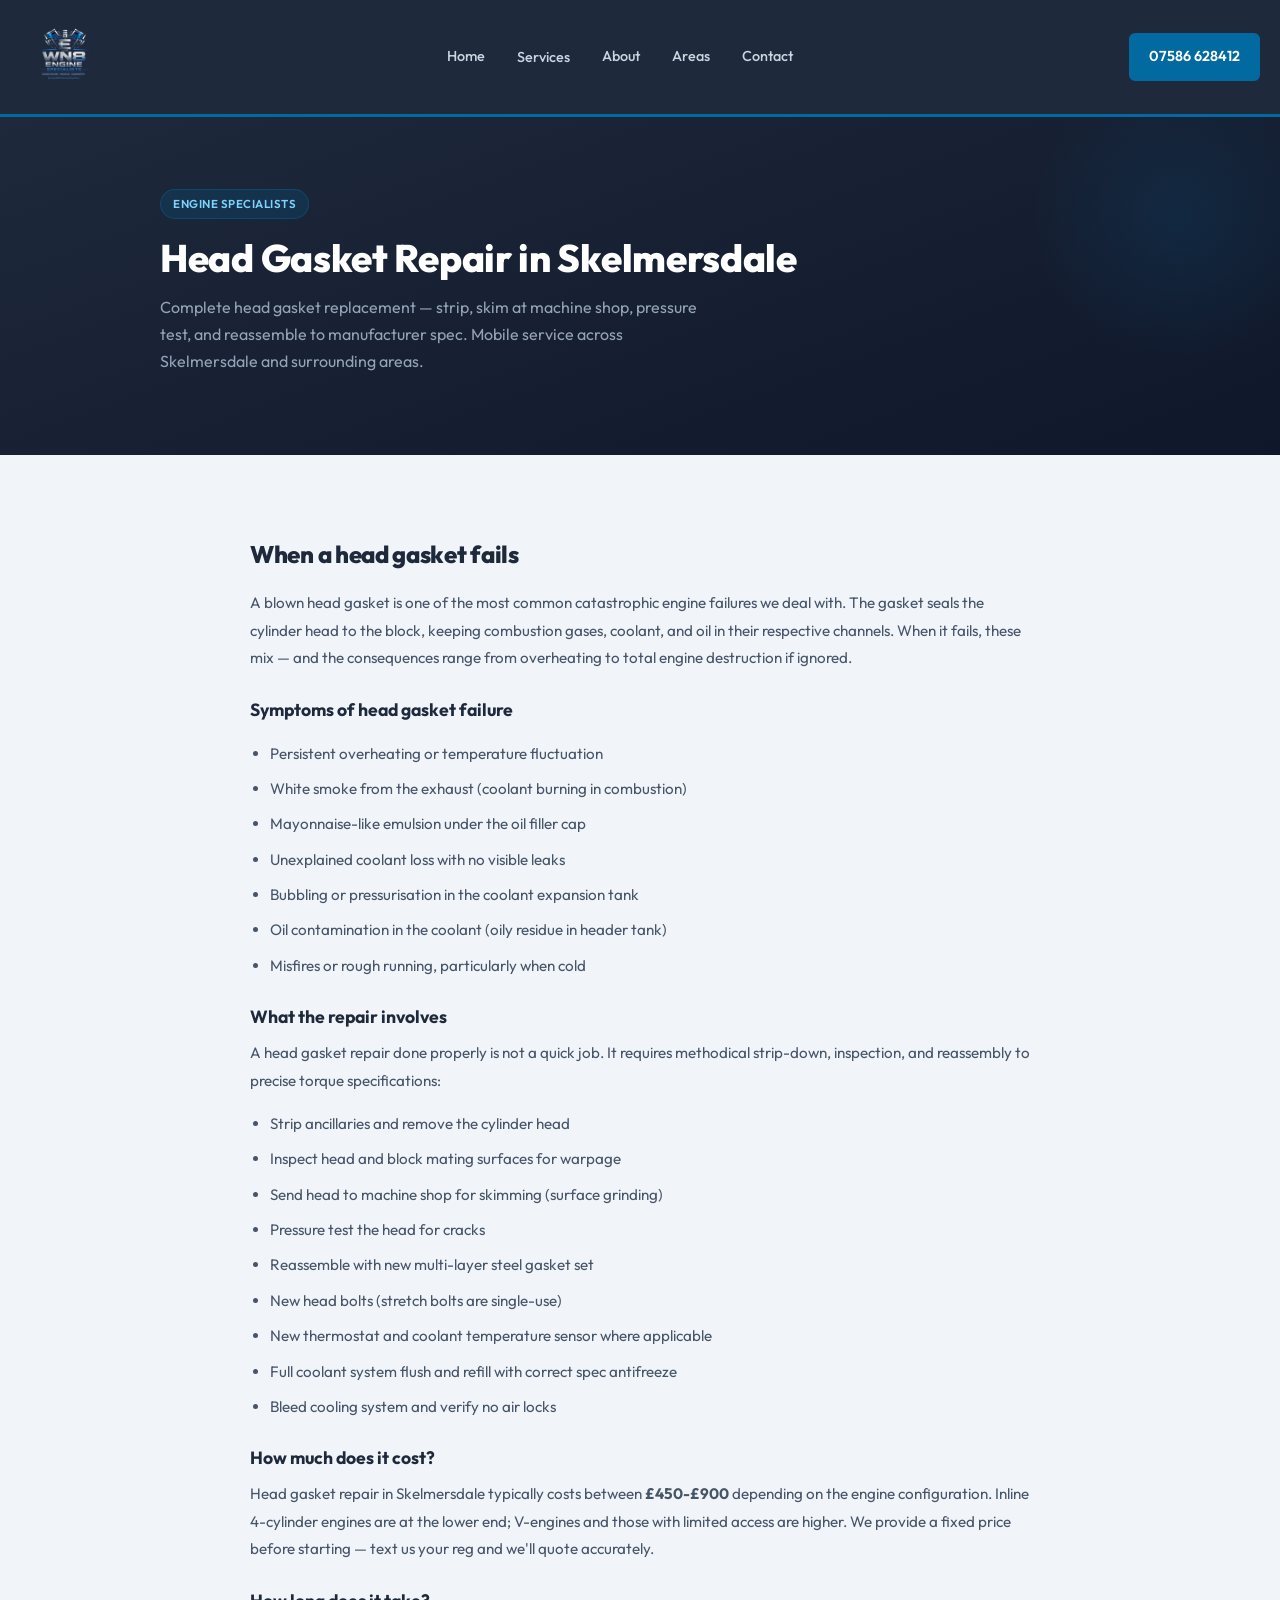
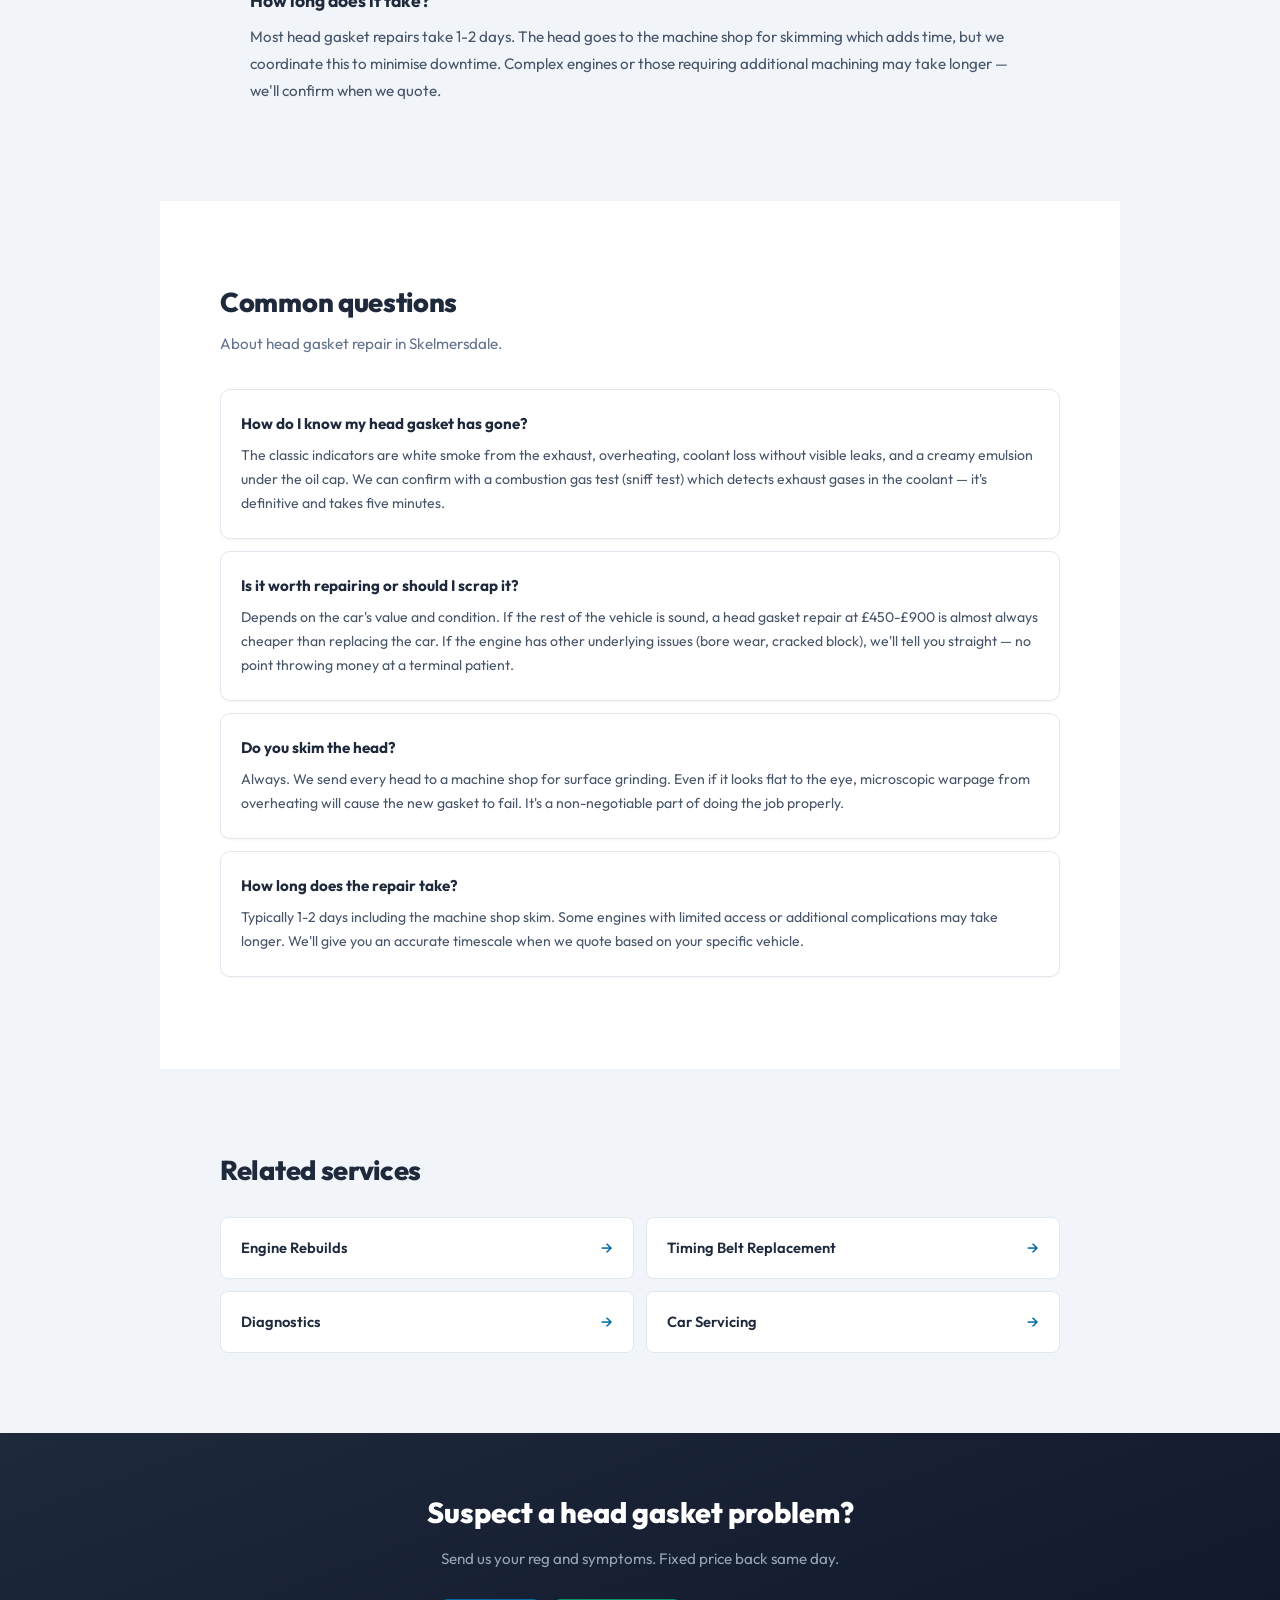
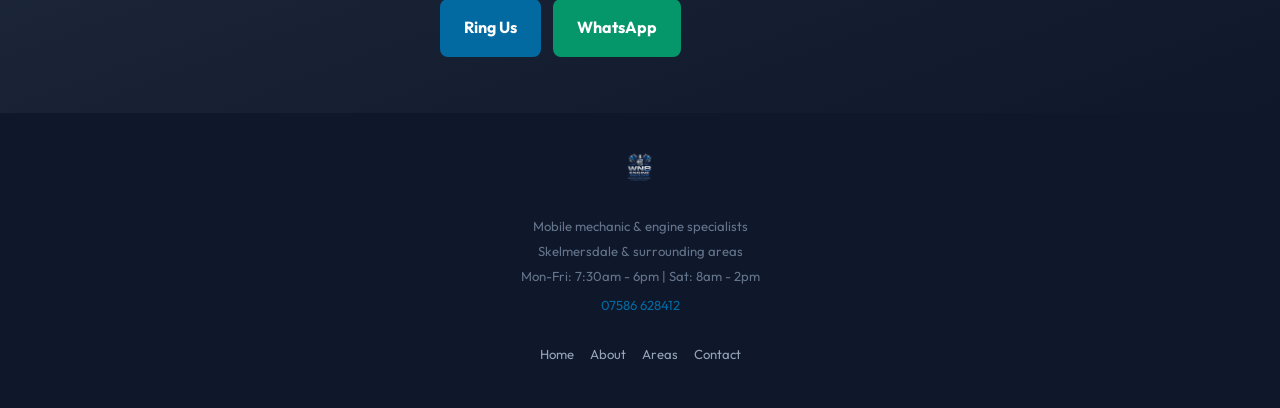
<file: services/head-gaskets.html>
<!DOCTYPE html>
<html lang="en-GB">
<head>
    <meta charset="UTF-8">
    <meta name="viewport" content="width=device-width, initial-scale=1.0">
    <title>Head Gasket Repair Skelmersdale | WN8 Motors</title>
    <meta name="description" content="Head gasket repair in Skelmersdale from £450. Strip, skim, pressure test, and reassemble with new gasket set. Mobile service - we come to you. 20+ years experience.">
    <meta name="keywords" content="head gasket repair skelmersdale, head gasket replacement skelmersdale, head gasket cost skem, overheating car skelmersdale, white smoke exhaust skelmersdale, head gasket near me WN8">
    <meta name="robots" content="index, follow">
    <meta name="geo.region" content="GB-LAN">
    <meta name="geo.placename" content="Skelmersdale">
    <link rel="canonical" href="https://wm8-motors.vercel.app/services/head-gaskets.html">
    <link rel="icon" type="image/png" sizes="32x32" href="/img/favicon-32x32.png">
    <link rel="icon" type="image/x-icon" href="/img/favicon.ico">
    <link rel="apple-touch-icon" sizes="180x180" href="/img/apple-touch-icon.png">
    <meta name="theme-color" content="#0369a1">
    <link rel="preconnect" href="https://fonts.googleapis.com">
    <link rel="preconnect" href="https://fonts.gstatic.com" crossorigin>
    <link href="https://fonts.googleapis.com/css2?family=Outfit:wght@400;500;600;700;800&display=swap" rel="stylesheet">
    <link rel="stylesheet" href="/css/styles.css">
    <script type="application/ld+json">
    {"@context":"https://schema.org","@type":"Service","serviceType":"Head Gasket Repair","provider":{"@type":"AutoRepair","name":"WN8 Motors","telephone":"+447586628412","address":{"@type":"PostalAddress","addressLocality":"Skelmersdale","addressRegion":"Lancashire","postalCode":"WN8","addressCountry":"GB"}},"areaServed":{"@type":"GeoCircle","geoMidpoint":{"@type":"GeoCoordinates","latitude":"53.5509","longitude":"-2.7762"},"geoRadius":"24000"},"description":"Professional head gasket repair in Skelmersdale. Full strip, machine shop skim, pressure test, and reassembly with new gasket set and head bolts. Mobile service across WN8 and surrounding areas.","offers":{"@type":"Offer","priceCurrency":"GBP","price":"450","availability":"https://schema.org/InStock"}}
    </script>
</head>
<body>
    <header class="site-header">
        <a href="/" class="logo-link"><img src="/img/logo-header.png" alt="WN8 Motors" class="logo-img"></a>
        <nav class="main-nav">
            <a href="/">Home</a>
            <div class="nav-dropdown">
                <button class="nav-dropdown-trigger">Services</button>
                <div class="nav-dropdown-menu">
                    <a href="/services/timing-belts.html">Timing Belts</a>
                    <a href="/services/head-gaskets.html">Head Gaskets</a>
                    <a href="/services/clutch-replacement.html">Clutches</a>
                    <a href="/services/engine-rebuilds.html">Engine Rebuilds</a>
                    <a href="/services/turbo-repairs.html">Turbo Repairs</a>
                    <a href="/services/car-servicing.html">Car Servicing</a>
                    <a href="/services/brakes.html">Brakes</a>
                    <a href="/services/diagnostics.html">Diagnostics</a>
                    <a href="/services/welding-repairs.html">Welding Repairs</a>
                </div>
            </div>
            <a href="/about.html">About</a>
            <a href="/areas.html">Areas</a>
            <a href="/contact.html">Contact</a>
        </nav>
        <button class="mobile-menu-btn" aria-label="Menu">&#9776;</button>
        <a href="tel:+447586628412" class="header-phone">07586 628412</a>
    </header>
    <div class="mobile-nav-overlay"></div>
    <nav class="mobile-nav">
        <button class="mobile-nav-close" aria-label="Close">&times;</button>
        <div class="mobile-nav-links">
            <a href="/">Home</a>
            <span class="nav-section-title">Services</span>
            <a href="/services/timing-belts.html" class="nav-sub-link">Timing Belts</a>
            <a href="/services/head-gaskets.html" class="nav-sub-link">Head Gaskets</a>
            <a href="/services/clutch-replacement.html" class="nav-sub-link">Clutches</a>
            <a href="/services/engine-rebuilds.html" class="nav-sub-link">Engine Rebuilds</a>
            <a href="/services/turbo-repairs.html" class="nav-sub-link">Turbo Repairs</a>
            <a href="/services/car-servicing.html" class="nav-sub-link">Car Servicing</a>
            <a href="/services/brakes.html" class="nav-sub-link">Brakes</a>
            <a href="/services/diagnostics.html" class="nav-sub-link">Diagnostics</a>
            <a href="/services/welding-repairs.html" class="nav-sub-link">Welding Repairs</a>
            <a href="/about.html">About</a>
            <a href="/areas.html">Areas</a>
            <a href="/contact.html">Contact</a>
        </div>
    </nav>

    <section class="page-hero">
        <div class="page-hero-content">
            <span class="hero-badge">Engine Specialists</span>
            <h1>Head Gasket Repair in Skelmersdale</h1>
            <p>Complete head gasket replacement — strip, skim at machine shop, pressure test, and reassemble to manufacturer spec. Mobile service across Skelmersdale and surrounding areas.</p>
        </div>
    </section>

    <section class="content-section">
        <div class="content-wrapper">
            <h2>When a head gasket fails</h2>
            <p>A blown head gasket is one of the most common catastrophic engine failures we deal with. The gasket seals the cylinder head to the block, keeping combustion gases, coolant, and oil in their respective channels. When it fails, these mix — and the consequences range from overheating to total engine destruction if ignored.</p>

            <h3>Symptoms of head gasket failure</h3>
            <ul>
                <li>Persistent overheating or temperature fluctuation</li>
                <li>White smoke from the exhaust (coolant burning in combustion)</li>
                <li>Mayonnaise-like emulsion under the oil filler cap</li>
                <li>Unexplained coolant loss with no visible leaks</li>
                <li>Bubbling or pressurisation in the coolant expansion tank</li>
                <li>Oil contamination in the coolant (oily residue in header tank)</li>
                <li>Misfires or rough running, particularly when cold</li>
            </ul>

            <h3>What the repair involves</h3>
            <p>A head gasket repair done properly is not a quick job. It requires methodical strip-down, inspection, and reassembly to precise torque specifications:</p>
            <ul>
                <li>Strip ancillaries and remove the cylinder head</li>
                <li>Inspect head and block mating surfaces for warpage</li>
                <li>Send head to machine shop for skimming (surface grinding)</li>
                <li>Pressure test the head for cracks</li>
                <li>Reassemble with new multi-layer steel gasket set</li>
                <li>New head bolts (stretch bolts are single-use)</li>
                <li>New thermostat and coolant temperature sensor where applicable</li>
                <li>Full coolant system flush and refill with correct spec antifreeze</li>
                <li>Bleed cooling system and verify no air locks</li>
            </ul>

            <h3>How much does it cost?</h3>
            <p>Head gasket repair in Skelmersdale typically costs between <strong>£450-£900</strong> depending on the engine configuration. Inline 4-cylinder engines are at the lower end; V-engines and those with limited access are higher. We provide a fixed price before starting — text us your reg and we'll quote accurately.</p>

            <h3>How long does it take?</h3>
            <p>Most head gasket repairs take 1-2 days. The head goes to the machine shop for skimming which adds time, but we coordinate this to minimise downtime. Complex engines or those requiring additional machining may take longer — we'll confirm when we quote.</p>
        </div>
    </section>

    <section class="section section-alt">
        <h2>Common questions</h2>
        <p class="section-sub">About head gasket repair in Skelmersdale.</p>
        <div class="faq-item"><h3>How do I know my head gasket has gone?</h3><p>The classic indicators are white smoke from the exhaust, overheating, coolant loss without visible leaks, and a creamy emulsion under the oil cap. We can confirm with a combustion gas test (sniff test) which detects exhaust gases in the coolant — it's definitive and takes five minutes.</p></div>
        <div class="faq-item"><h3>Is it worth repairing or should I scrap it?</h3><p>Depends on the car's value and condition. If the rest of the vehicle is sound, a head gasket repair at £450-£900 is almost always cheaper than replacing the car. If the engine has other underlying issues (bore wear, cracked block), we'll tell you straight — no point throwing money at a terminal patient.</p></div>
        <div class="faq-item"><h3>Do you skim the head?</h3><p>Always. We send every head to a machine shop for surface grinding. Even if it looks flat to the eye, microscopic warpage from overheating will cause the new gasket to fail. It's a non-negotiable part of doing the job properly.</p></div>
        <div class="faq-item"><h3>How long does the repair take?</h3><p>Typically 1-2 days including the machine shop skim. Some engines with limited access or additional complications may take longer. We'll give you an accurate timescale when we quote based on your specific vehicle.</p></div>
    </section>

    <section class="section">
        <h2>Related services</h2>
        <div class="related-services">
            <a href="/services/engine-rebuilds.html" class="related-link"><span>Engine Rebuilds</span></a>
            <a href="/services/timing-belts.html" class="related-link"><span>Timing Belt Replacement</span></a>
            <a href="/services/diagnostics.html" class="related-link"><span>Diagnostics</span></a>
            <a href="/services/car-servicing.html" class="related-link"><span>Car Servicing</span></a>
        </div>
    </section>

    <section class="cta-section">
        <h2>Suspect a head gasket problem?</h2>
        <p>Send us your reg and symptoms. Fixed price back same day.</p>
        <div class="hero-cta">
            <a href="tel:+447586628412" class="btn-primary">Ring Us</a>
            <a href="https://wa.me/447586628412?text=Hi%2C%20I%20think%20my%20head%20gasket%20has%20gone.%20My%20reg%20is%20" class="btn-secondary">WhatsApp</a>
        </div>
    </section>

    <footer class="site-footer">
        <img src="/img/logo-header.png" alt="WN8 Motors" class="footer-logo">
        <p>Mobile mechanic &amp; engine specialists</p>
        <p>Skelmersdale &amp; surrounding areas</p>
        <p>Mon-Fri: 7:30am - 6pm | Sat: 8am - 2pm</p>
        <p style="margin-top: 8px;"><a href="tel:+447586628412">07586 628412</a></p>
        <div class="footer-links">
            <a href="/">Home</a>
            <a href="/about.html">About</a>
            <a href="/areas.html">Areas</a>
            <a href="/contact.html">Contact</a>
        </div>
    </footer>

    <div class="sticky-cta">
        <a href="tel:+447586628412" class="btn-call">&#128222; Call Now</a>
        <a href="https://wa.me/447586628412?text=Hi%2C%20I%20think%20my%20head%20gasket%20has%20gone" class="btn-whatsapp">&#128172; WhatsApp</a>
    </div>

    <script src="/js/nav.js"></script>
</body>
</html>
</file>
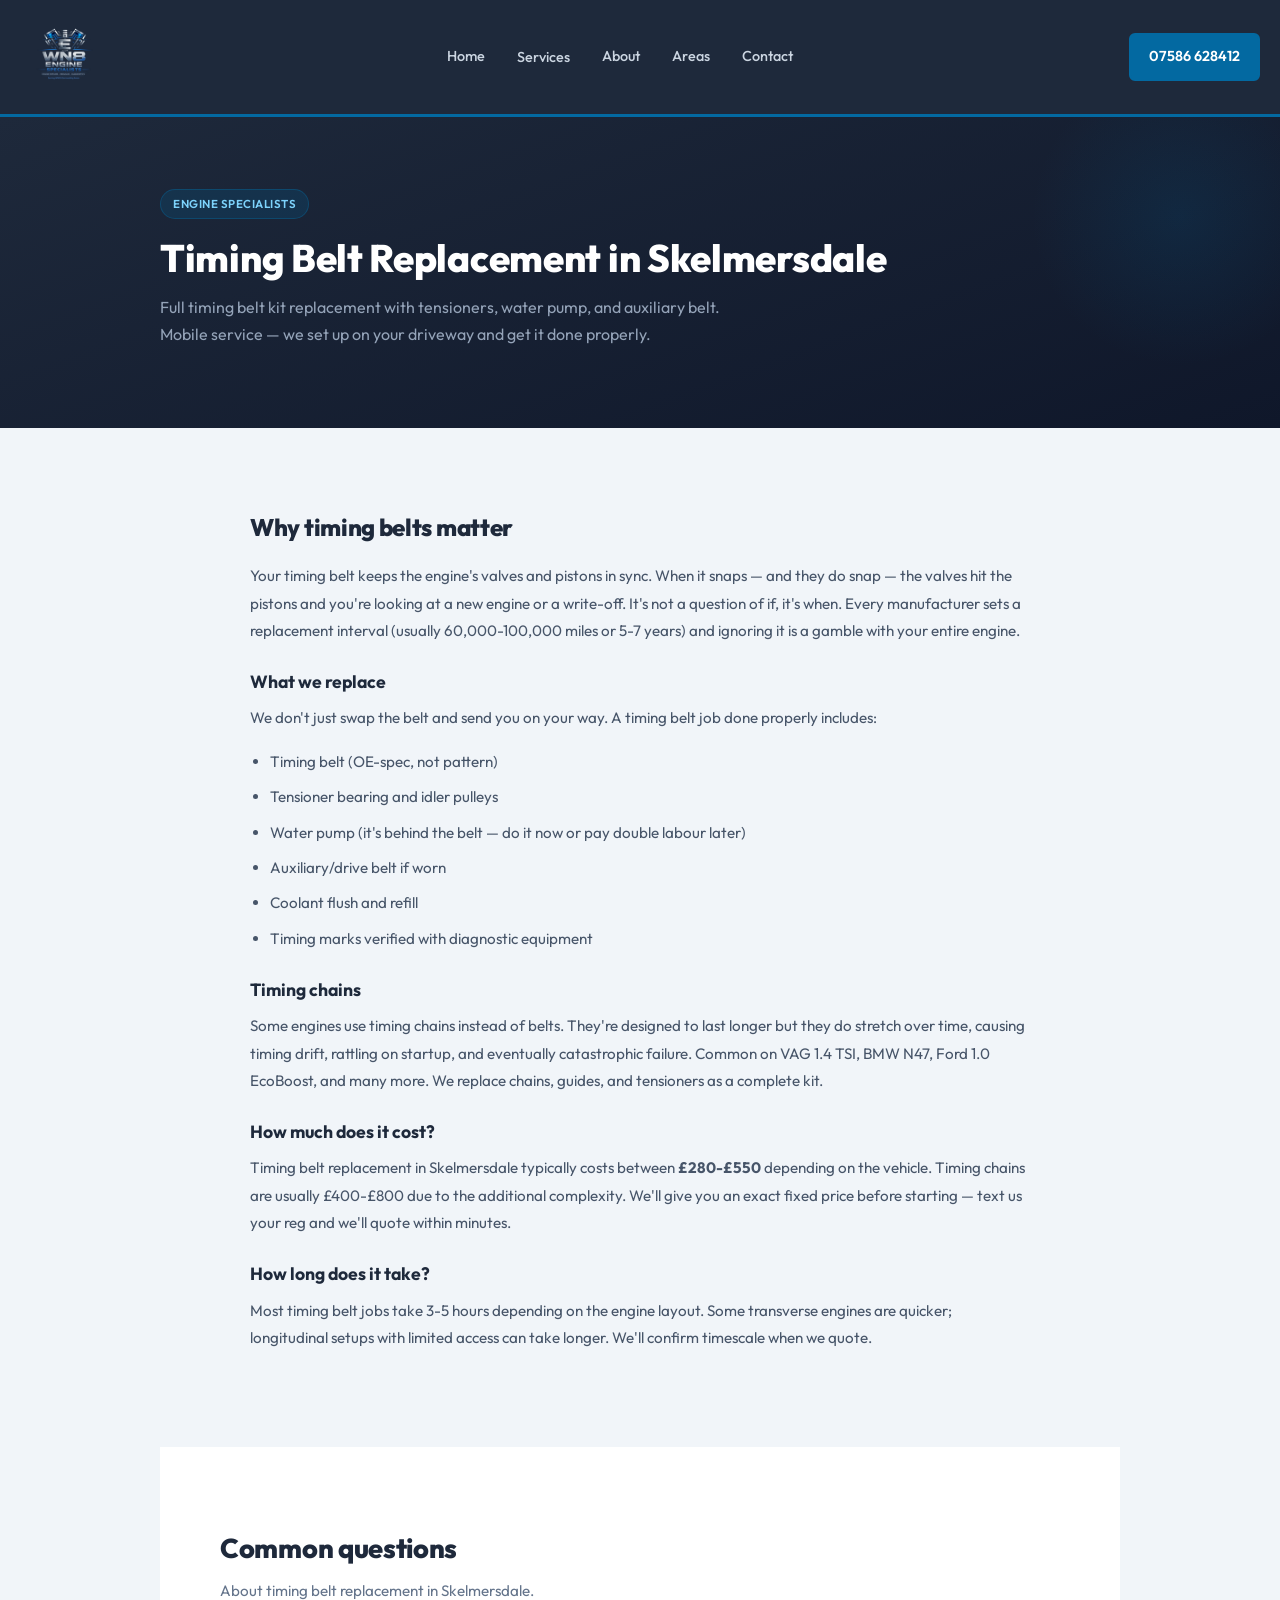
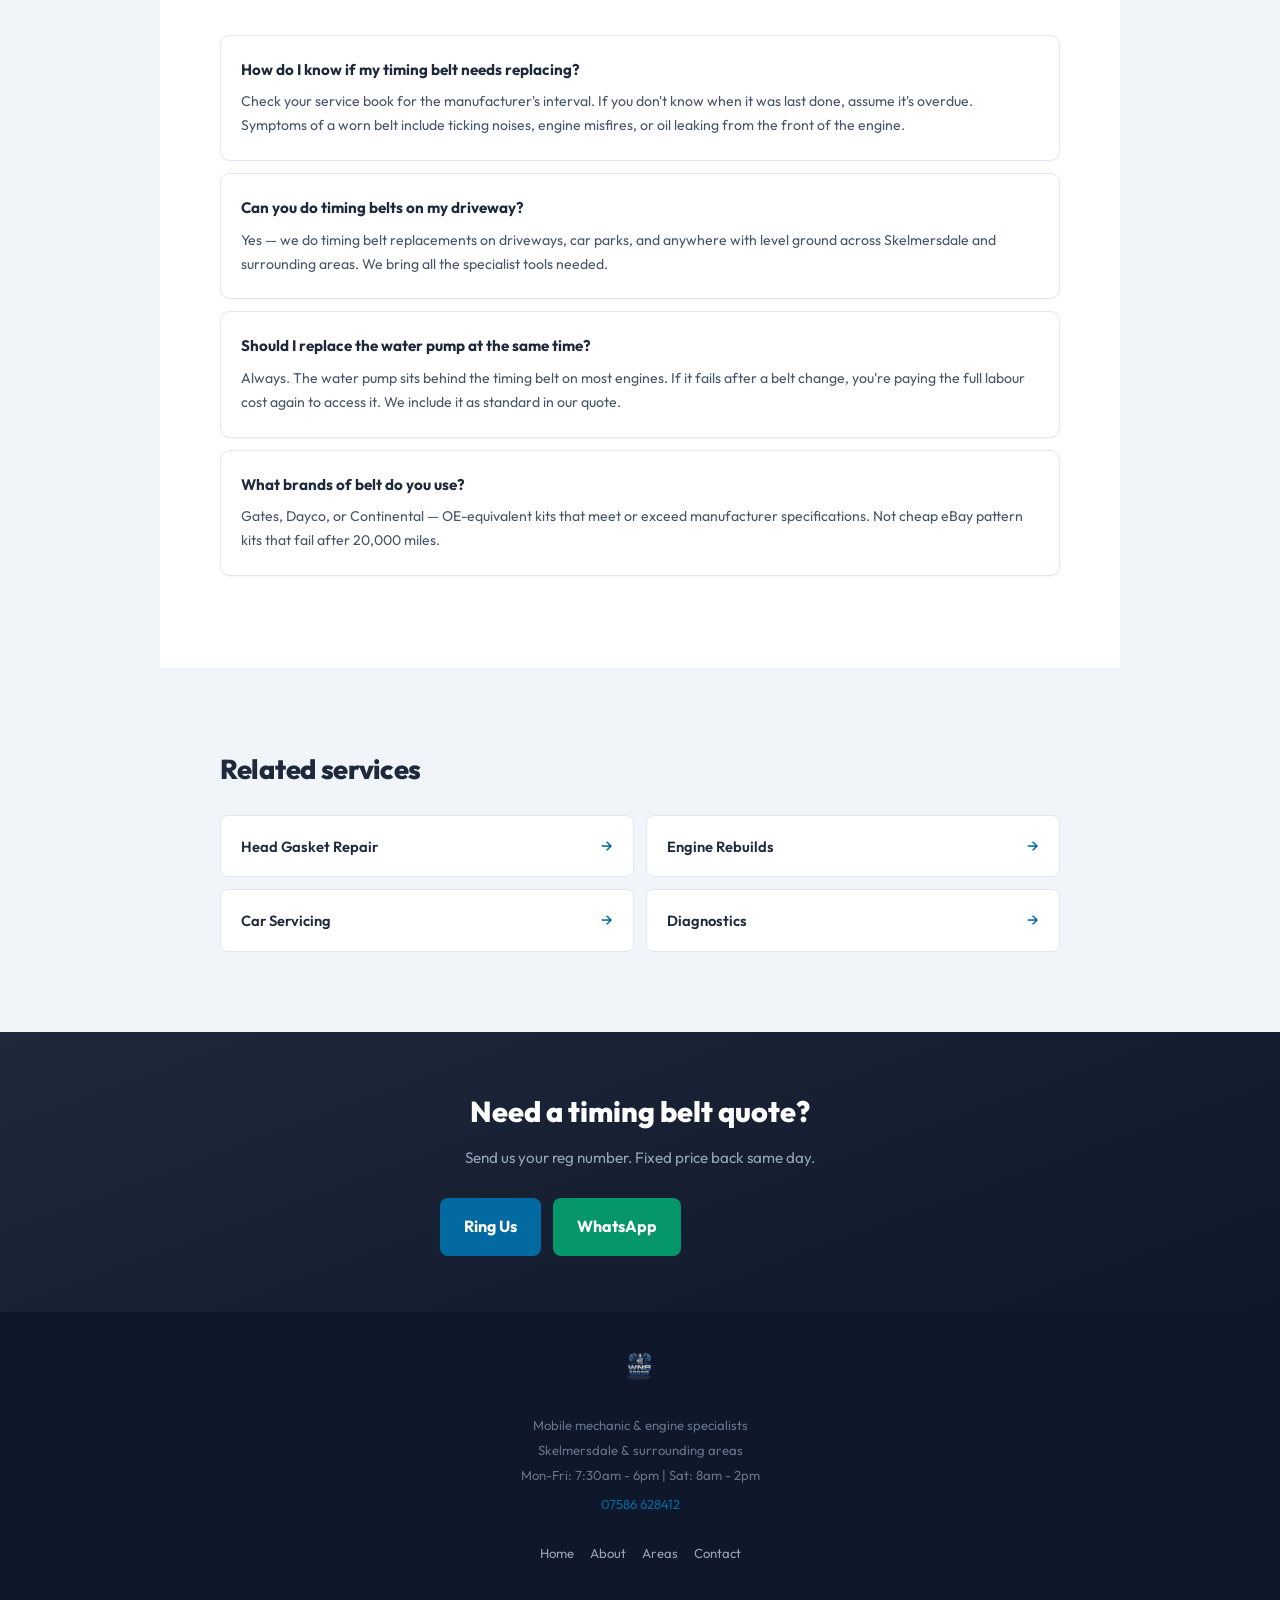
<file: services/timing-belts.html>
<!DOCTYPE html>
<html lang="en-GB">
<head>
    <meta charset="UTF-8">
    <meta name="viewport" content="width=device-width, initial-scale=1.0">
    <title>Timing Belt Replacement Skelmersdale | WN8 Motors</title>
    <meta name="description" content="Timing belt replacement in Skelmersdale from £280. Full kit including tensioners and water pump. Mobile service - we come to you. 20+ years experience. Free quotes.">
    <meta name="keywords" content="timing belt skelmersdale, cambelt replacement skelmersdale, timing belt cost skem, timing chain skelmersdale, timing belt near me WN8">
    <meta name="robots" content="index, follow">
    <meta name="geo.region" content="GB-LAN">
    <meta name="geo.placename" content="Skelmersdale">
    <link rel="canonical" href="https://wm8-motors.vercel.app/services/timing-belts.html">
    <link rel="icon" type="image/png" sizes="32x32" href="/img/favicon-32x32.png">
    <link rel="icon" type="image/x-icon" href="/img/favicon.ico">
    <link rel="apple-touch-icon" sizes="180x180" href="/img/apple-touch-icon.png">
    <meta name="theme-color" content="#0369a1">
    <link rel="preconnect" href="https://fonts.googleapis.com">
    <link rel="preconnect" href="https://fonts.gstatic.com" crossorigin>
    <link href="https://fonts.googleapis.com/css2?family=Outfit:wght@400;500;600;700;800&display=swap" rel="stylesheet">
    <link rel="stylesheet" href="/css/styles.css">
    <script type="application/ld+json">
    {"@context":"https://schema.org","@type":"Service","serviceType":"Timing Belt Replacement","provider":{"@type":"AutoRepair","name":"WN8 Motors","telephone":"+447586628412","address":{"@type":"PostalAddress","addressLocality":"Skelmersdale","addressRegion":"Lancashire","postalCode":"WN8","addressCountry":"GB"}},"areaServed":{"@type":"GeoCircle","geoMidpoint":{"@type":"GeoCoordinates","latitude":"53.5509","longitude":"-2.7762"},"geoRadius":"24000"},"description":"Professional timing belt and chain replacement in Skelmersdale. Full kit including tensioners, water pump, and auxiliary belt. Mobile service across WN8 and surrounding areas.","offers":{"@type":"Offer","priceCurrency":"GBP","price":"280","availability":"https://schema.org/InStock"}}
    </script>
</head>
<body>
    <header class="site-header">
        <a href="/" class="logo-link"><img src="/img/logo-header.png" alt="WN8 Motors" class="logo-img"></a>
        <nav class="main-nav">
            <a href="/">Home</a>
            <div class="nav-dropdown">
                <button class="nav-dropdown-trigger">Services</button>
                <div class="nav-dropdown-menu">
                    <a href="/services/timing-belts.html">Timing Belts</a>
                    <a href="/services/head-gaskets.html">Head Gaskets</a>
                    <a href="/services/clutch-replacement.html">Clutches</a>
                    <a href="/services/engine-rebuilds.html">Engine Rebuilds</a>
                    <a href="/services/turbo-repairs.html">Turbo Repairs</a>
                    <a href="/services/car-servicing.html">Car Servicing</a>
                    <a href="/services/brakes.html">Brakes</a>
                    <a href="/services/diagnostics.html">Diagnostics</a>
                    <a href="/services/welding-repairs.html">Welding Repairs</a>
                </div>
            </div>
            <a href="/about.html">About</a>
            <a href="/areas.html">Areas</a>
            <a href="/contact.html">Contact</a>
        </nav>
        <button class="mobile-menu-btn" aria-label="Menu">&#9776;</button>
        <a href="tel:+447586628412" class="header-phone">07586 628412</a>
    </header>
    <div class="mobile-nav-overlay"></div>
    <nav class="mobile-nav">
        <button class="mobile-nav-close" aria-label="Close">&times;</button>
        <div class="mobile-nav-links">
            <a href="/">Home</a>
            <span class="nav-section-title">Services</span>
            <a href="/services/timing-belts.html" class="nav-sub-link">Timing Belts</a>
            <a href="/services/head-gaskets.html" class="nav-sub-link">Head Gaskets</a>
            <a href="/services/clutch-replacement.html" class="nav-sub-link">Clutches</a>
            <a href="/services/engine-rebuilds.html" class="nav-sub-link">Engine Rebuilds</a>
            <a href="/services/turbo-repairs.html" class="nav-sub-link">Turbo Repairs</a>
            <a href="/services/car-servicing.html" class="nav-sub-link">Car Servicing</a>
            <a href="/services/brakes.html" class="nav-sub-link">Brakes</a>
            <a href="/services/diagnostics.html" class="nav-sub-link">Diagnostics</a>
            <a href="/services/welding-repairs.html" class="nav-sub-link">Welding Repairs</a>
            <a href="/about.html">About</a>
            <a href="/areas.html">Areas</a>
            <a href="/contact.html">Contact</a>
        </div>
    </nav>

    <section class="page-hero">
        <div class="page-hero-content">
            <span class="hero-badge">Engine Specialists</span>
            <h1>Timing Belt Replacement in Skelmersdale</h1>
            <p>Full timing belt kit replacement with tensioners, water pump, and auxiliary belt. Mobile service — we set up on your driveway and get it done properly.</p>
        </div>
    </section>

    <section class="content-section">
        <div class="content-wrapper">
            <h2>Why timing belts matter</h2>
            <p>Your timing belt keeps the engine's valves and pistons in sync. When it snaps — and they do snap — the valves hit the pistons and you're looking at a new engine or a write-off. It's not a question of if, it's when. Every manufacturer sets a replacement interval (usually 60,000-100,000 miles or 5-7 years) and ignoring it is a gamble with your entire engine.</p>

            <h3>What we replace</h3>
            <p>We don't just swap the belt and send you on your way. A timing belt job done properly includes:</p>
            <ul>
                <li>Timing belt (OE-spec, not pattern)</li>
                <li>Tensioner bearing and idler pulleys</li>
                <li>Water pump (it's behind the belt — do it now or pay double labour later)</li>
                <li>Auxiliary/drive belt if worn</li>
                <li>Coolant flush and refill</li>
                <li>Timing marks verified with diagnostic equipment</li>
            </ul>

            <h3>Timing chains</h3>
            <p>Some engines use timing chains instead of belts. They're designed to last longer but they do stretch over time, causing timing drift, rattling on startup, and eventually catastrophic failure. Common on VAG 1.4 TSI, BMW N47, Ford 1.0 EcoBoost, and many more. We replace chains, guides, and tensioners as a complete kit.</p>

            <h3>How much does it cost?</h3>
            <p>Timing belt replacement in Skelmersdale typically costs between <strong>£280-£550</strong> depending on the vehicle. Timing chains are usually £400-£800 due to the additional complexity. We'll give you an exact fixed price before starting — text us your reg and we'll quote within minutes.</p>

            <h3>How long does it take?</h3>
            <p>Most timing belt jobs take 3-5 hours depending on the engine layout. Some transverse engines are quicker; longitudinal setups with limited access can take longer. We'll confirm timescale when we quote.</p>
        </div>
    </section>

    <section class="section section-alt">
        <h2>Common questions</h2>
        <p class="section-sub">About timing belt replacement in Skelmersdale.</p>
        <div class="faq-item"><h3>How do I know if my timing belt needs replacing?</h3><p>Check your service book for the manufacturer's interval. If you don't know when it was last done, assume it's overdue. Symptoms of a worn belt include ticking noises, engine misfires, or oil leaking from the front of the engine.</p></div>
        <div class="faq-item"><h3>Can you do timing belts on my driveway?</h3><p>Yes — we do timing belt replacements on driveways, car parks, and anywhere with level ground across Skelmersdale and surrounding areas. We bring all the specialist tools needed.</p></div>
        <div class="faq-item"><h3>Should I replace the water pump at the same time?</h3><p>Always. The water pump sits behind the timing belt on most engines. If it fails after a belt change, you're paying the full labour cost again to access it. We include it as standard in our quote.</p></div>
        <div class="faq-item"><h3>What brands of belt do you use?</h3><p>Gates, Dayco, or Continental — OE-equivalent kits that meet or exceed manufacturer specifications. Not cheap eBay pattern kits that fail after 20,000 miles.</p></div>
    </section>

    <section class="section">
        <h2>Related services</h2>
        <div class="related-services">
            <a href="/services/head-gaskets.html" class="related-link"><span>Head Gasket Repair</span></a>
            <a href="/services/engine-rebuilds.html" class="related-link"><span>Engine Rebuilds</span></a>
            <a href="/services/car-servicing.html" class="related-link"><span>Car Servicing</span></a>
            <a href="/services/diagnostics.html" class="related-link"><span>Diagnostics</span></a>
        </div>
    </section>

    <section class="cta-section">
        <h2>Need a timing belt quote?</h2>
        <p>Send us your reg number. Fixed price back same day.</p>
        <div class="hero-cta">
            <a href="tel:+447586628412" class="btn-primary">Ring Us</a>
            <a href="https://wa.me/447586628412?text=Hi%2C%20I%20need%20a%20timing%20belt%20quote.%20My%20reg%20is%20" class="btn-secondary">WhatsApp</a>
        </div>
    </section>

    <footer class="site-footer">
        <img src="/img/logo-header.png" alt="WN8 Motors" class="footer-logo">
        <p>Mobile mechanic &amp; engine specialists</p>
        <p>Skelmersdale &amp; surrounding areas</p>
        <p>Mon-Fri: 7:30am - 6pm | Sat: 8am - 2pm</p>
        <p style="margin-top: 8px;"><a href="tel:+447586628412">07586 628412</a></p>
        <div class="footer-links">
            <a href="/">Home</a>
            <a href="/about.html">About</a>
            <a href="/areas.html">Areas</a>
            <a href="/contact.html">Contact</a>
        </div>
    </footer>

    <div class="sticky-cta">
        <a href="tel:+447586628412" class="btn-call">&#128222; Call Now</a>
        <a href="https://wa.me/447586628412?text=Hi%2C%20I%20need%20a%20timing%20belt%20quote" class="btn-whatsapp">&#128172; WhatsApp</a>
    </div>

    <script src="/js/nav.js"></script>
</body>
</html>
</file>
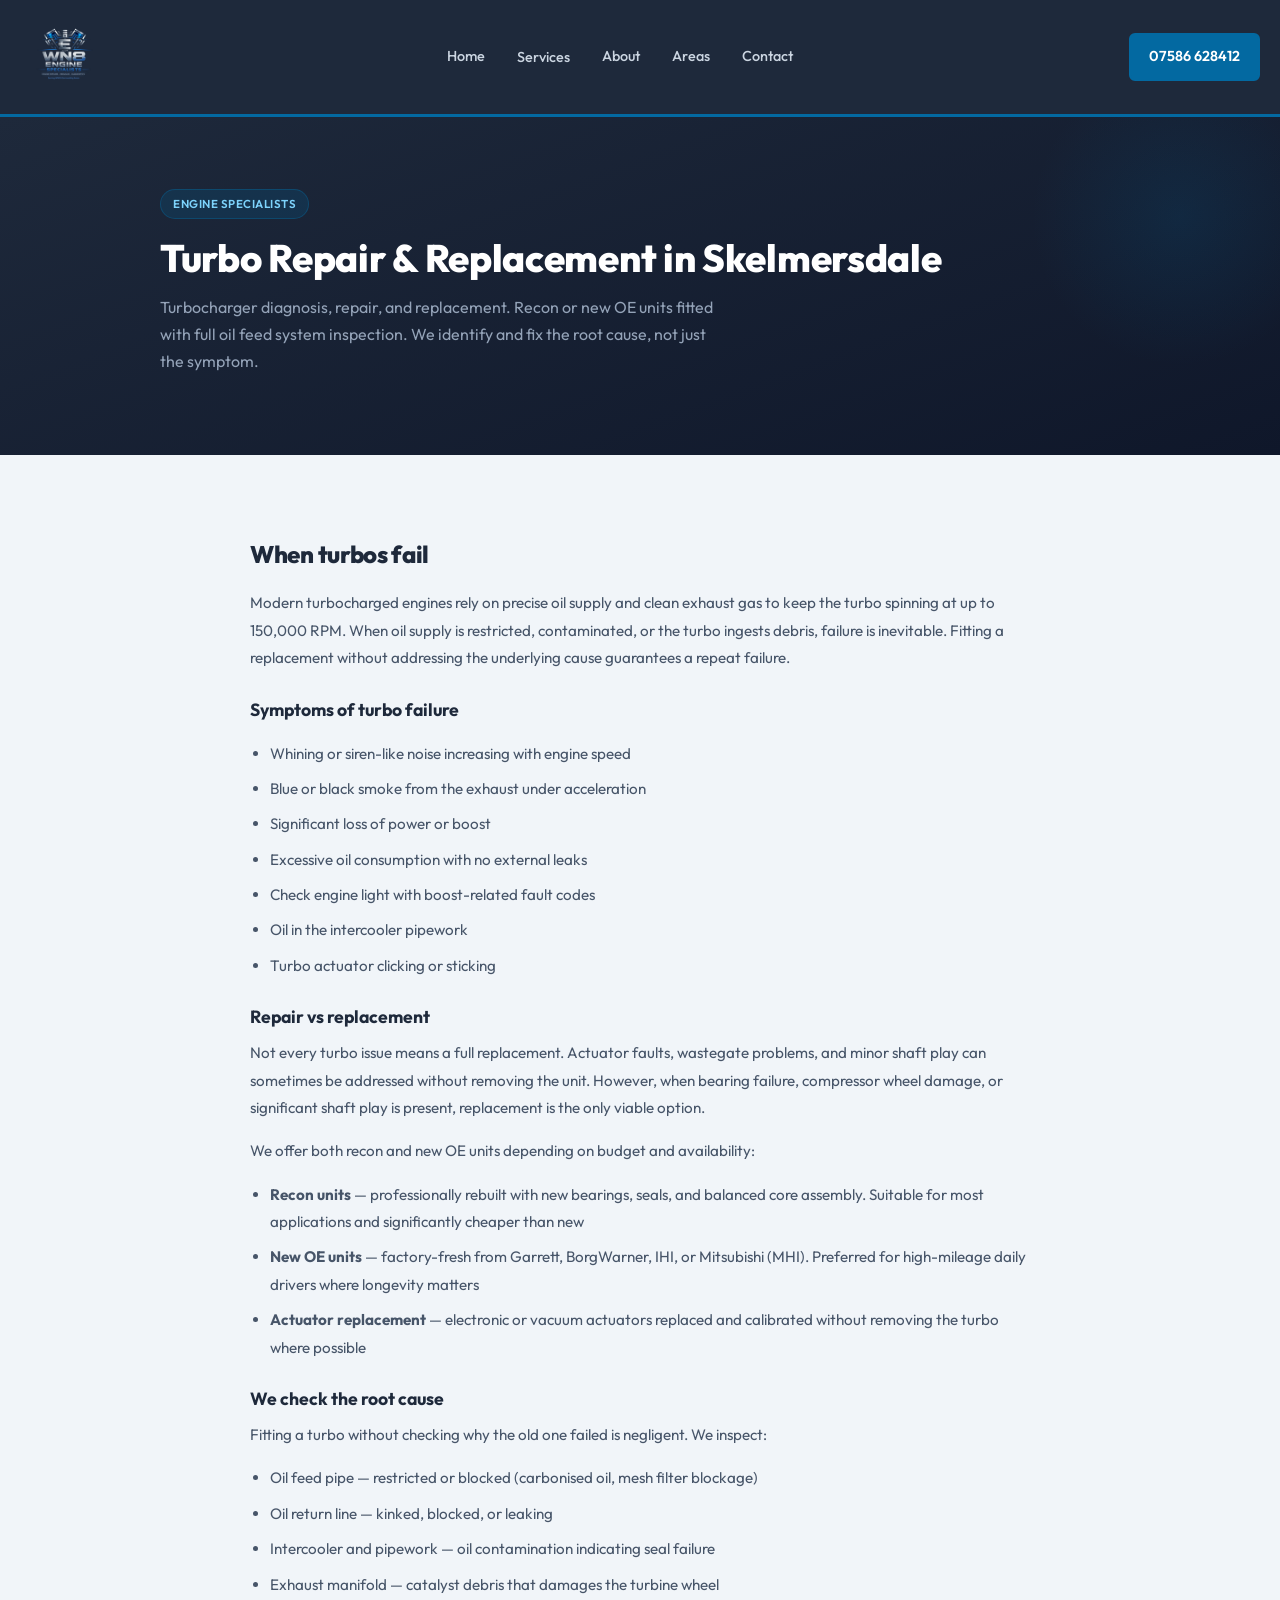
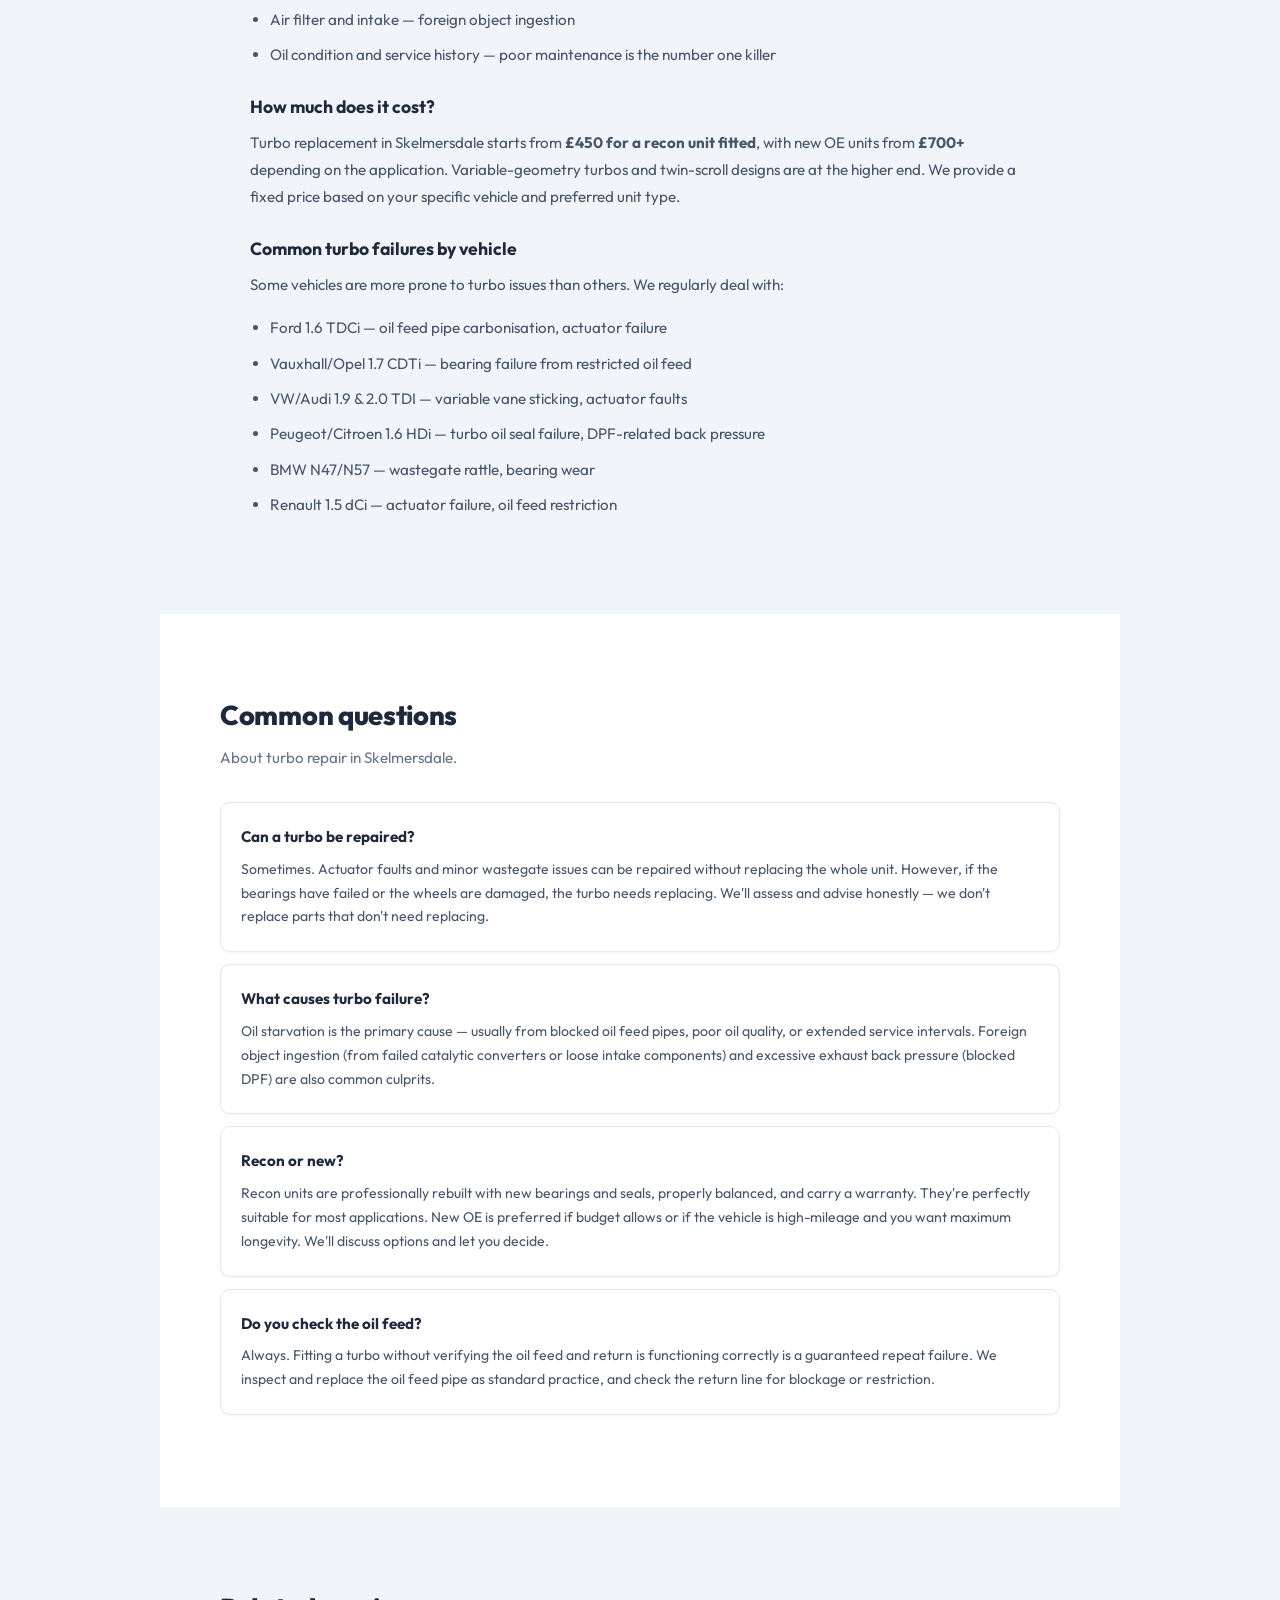
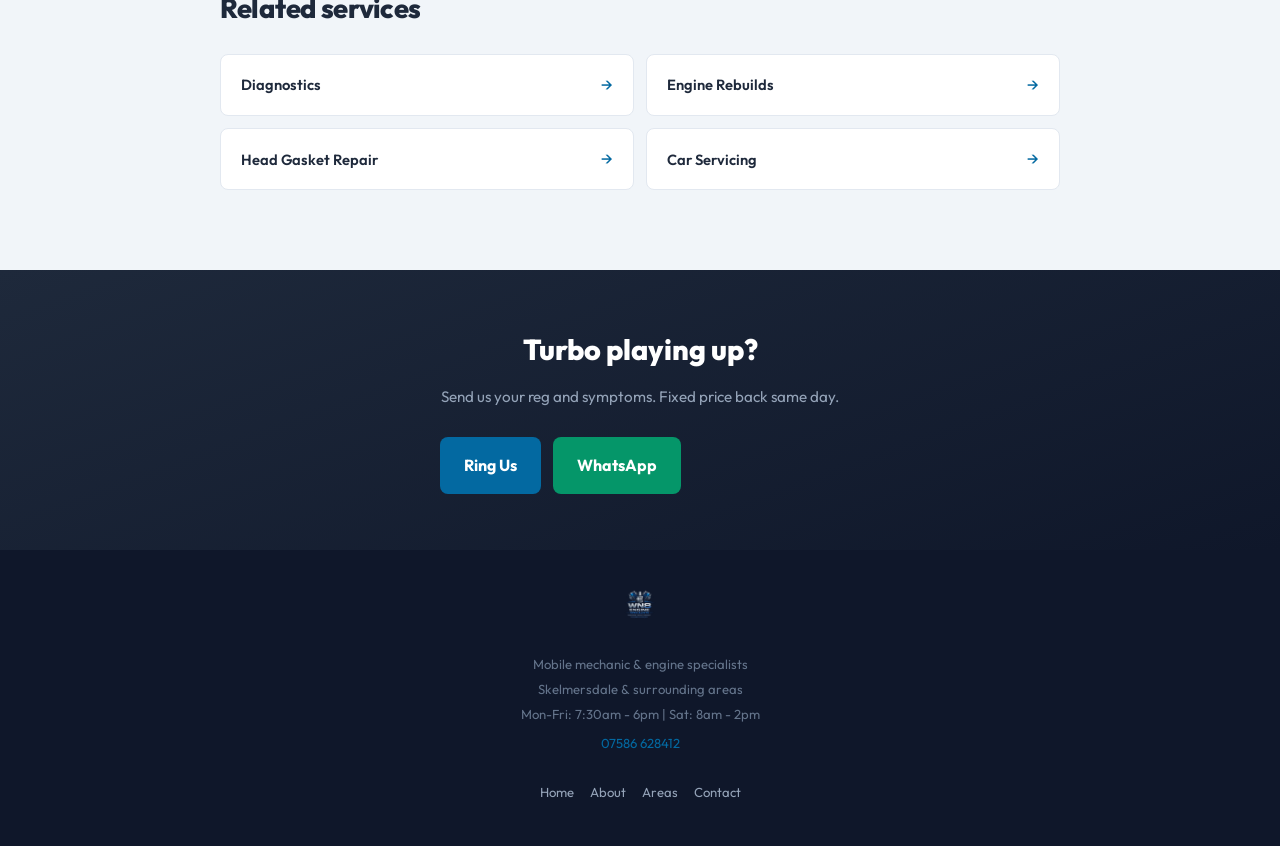
<file: services/turbo-repairs.html>
<!DOCTYPE html>
<html lang="en-GB">
<head>
    <meta charset="UTF-8">
    <meta name="viewport" content="width=device-width, initial-scale=1.0">
    <title>Turbo Repair Skelmersdale | WN8 Motors</title>
    <meta name="description" content="Turbo repair and replacement in Skelmersdale from £450. Recon and new units fitted. Oil feed lines checked. Mobile service - we come to you. 20+ years experience.">
    <meta name="keywords" content="turbo repair skelmersdale, turbo replacement skelmersdale, turbo failure skem, turbo recon skelmersdale, turbo fitting near me WN8, turbocharger repair skelmersdale">
    <meta name="robots" content="index, follow">
    <meta name="geo.region" content="GB-LAN">
    <meta name="geo.placename" content="Skelmersdale">
    <link rel="canonical" href="https://wm8-motors.vercel.app/services/turbo-repairs.html">
    <link rel="icon" type="image/png" sizes="32x32" href="/img/favicon-32x32.png">
    <link rel="icon" type="image/x-icon" href="/img/favicon.ico">
    <link rel="apple-touch-icon" sizes="180x180" href="/img/apple-touch-icon.png">
    <meta name="theme-color" content="#0369a1">
    <link rel="preconnect" href="https://fonts.googleapis.com">
    <link rel="preconnect" href="https://fonts.gstatic.com" crossorigin>
    <link href="https://fonts.googleapis.com/css2?family=Outfit:wght@400;500;600;700;800&display=swap" rel="stylesheet">
    <link rel="stylesheet" href="/css/styles.css">
    <script type="application/ld+json">
    {"@context":"https://schema.org","@type":"Service","serviceType":"Turbo Repair","provider":{"@type":"AutoRepair","name":"WN8 Motors","telephone":"+447586628412","address":{"@type":"PostalAddress","addressLocality":"Skelmersdale","addressRegion":"Lancashire","postalCode":"WN8","addressCountry":"GB"}},"areaServed":{"@type":"GeoCircle","geoMidpoint":{"@type":"GeoCoordinates","latitude":"53.5509","longitude":"-2.7762"},"geoRadius":"24000"},"description":"Professional turbo repair and replacement in Skelmersdale. Recon and new OE units fitted with oil feed line inspection. Mobile service across WN8 and surrounding areas.","offers":{"@type":"Offer","priceCurrency":"GBP","price":"450","availability":"https://schema.org/InStock"}}
    </script>
</head>
<body>
    <header class="site-header">
        <a href="/" class="logo-link"><img src="/img/logo-header.png" alt="WN8 Motors" class="logo-img"></a>
        <nav class="main-nav">
            <a href="/">Home</a>
            <div class="nav-dropdown">
                <button class="nav-dropdown-trigger">Services</button>
                <div class="nav-dropdown-menu">
                    <a href="/services/timing-belts.html">Timing Belts</a>
                    <a href="/services/head-gaskets.html">Head Gaskets</a>
                    <a href="/services/clutch-replacement.html">Clutches</a>
                    <a href="/services/engine-rebuilds.html">Engine Rebuilds</a>
                    <a href="/services/turbo-repairs.html">Turbo Repairs</a>
                    <a href="/services/car-servicing.html">Car Servicing</a>
                    <a href="/services/brakes.html">Brakes</a>
                    <a href="/services/diagnostics.html">Diagnostics</a>
                    <a href="/services/welding-repairs.html">Welding Repairs</a>
                </div>
            </div>
            <a href="/about.html">About</a>
            <a href="/areas.html">Areas</a>
            <a href="/contact.html">Contact</a>
        </nav>
        <button class="mobile-menu-btn" aria-label="Menu">&#9776;</button>
        <a href="tel:+447586628412" class="header-phone">07586 628412</a>
    </header>
    <div class="mobile-nav-overlay"></div>
    <nav class="mobile-nav">
        <button class="mobile-nav-close" aria-label="Close">&times;</button>
        <div class="mobile-nav-links">
            <a href="/">Home</a>
            <span class="nav-section-title">Services</span>
            <a href="/services/timing-belts.html" class="nav-sub-link">Timing Belts</a>
            <a href="/services/head-gaskets.html" class="nav-sub-link">Head Gaskets</a>
            <a href="/services/clutch-replacement.html" class="nav-sub-link">Clutches</a>
            <a href="/services/engine-rebuilds.html" class="nav-sub-link">Engine Rebuilds</a>
            <a href="/services/turbo-repairs.html" class="nav-sub-link">Turbo Repairs</a>
            <a href="/services/car-servicing.html" class="nav-sub-link">Car Servicing</a>
            <a href="/services/brakes.html" class="nav-sub-link">Brakes</a>
            <a href="/services/diagnostics.html" class="nav-sub-link">Diagnostics</a>
            <a href="/services/welding-repairs.html" class="nav-sub-link">Welding Repairs</a>
            <a href="/about.html">About</a>
            <a href="/areas.html">Areas</a>
            <a href="/contact.html">Contact</a>
        </div>
    </nav>

    <section class="page-hero">
        <div class="page-hero-content">
            <span class="hero-badge">Engine Specialists</span>
            <h1>Turbo Repair &amp; Replacement in Skelmersdale</h1>
            <p>Turbocharger diagnosis, repair, and replacement. Recon or new OE units fitted with full oil feed system inspection. We identify and fix the root cause, not just the symptom.</p>
        </div>
    </section>

    <section class="content-section">
        <div class="content-wrapper">
            <h2>When turbos fail</h2>
            <p>Modern turbocharged engines rely on precise oil supply and clean exhaust gas to keep the turbo spinning at up to 150,000 RPM. When oil supply is restricted, contaminated, or the turbo ingests debris, failure is inevitable. Fitting a replacement without addressing the underlying cause guarantees a repeat failure.</p>

            <h3>Symptoms of turbo failure</h3>
            <ul>
                <li>Whining or siren-like noise increasing with engine speed</li>
                <li>Blue or black smoke from the exhaust under acceleration</li>
                <li>Significant loss of power or boost</li>
                <li>Excessive oil consumption with no external leaks</li>
                <li>Check engine light with boost-related fault codes</li>
                <li>Oil in the intercooler pipework</li>
                <li>Turbo actuator clicking or sticking</li>
            </ul>

            <h3>Repair vs replacement</h3>
            <p>Not every turbo issue means a full replacement. Actuator faults, wastegate problems, and minor shaft play can sometimes be addressed without removing the unit. However, when bearing failure, compressor wheel damage, or significant shaft play is present, replacement is the only viable option.</p>
            <p>We offer both recon and new OE units depending on budget and availability:</p>
            <ul>
                <li><strong>Recon units</strong> — professionally rebuilt with new bearings, seals, and balanced core assembly. Suitable for most applications and significantly cheaper than new</li>
                <li><strong>New OE units</strong> — factory-fresh from Garrett, BorgWarner, IHI, or Mitsubishi (MHI). Preferred for high-mileage daily drivers where longevity matters</li>
                <li><strong>Actuator replacement</strong> — electronic or vacuum actuators replaced and calibrated without removing the turbo where possible</li>
            </ul>

            <h3>We check the root cause</h3>
            <p>Fitting a turbo without checking why the old one failed is negligent. We inspect:</p>
            <ul>
                <li>Oil feed pipe — restricted or blocked (carbonised oil, mesh filter blockage)</li>
                <li>Oil return line — kinked, blocked, or leaking</li>
                <li>Intercooler and pipework — oil contamination indicating seal failure</li>
                <li>Exhaust manifold — catalyst debris that damages the turbine wheel</li>
                <li>Air filter and intake — foreign object ingestion</li>
                <li>Oil condition and service history — poor maintenance is the number one killer</li>
            </ul>

            <h3>How much does it cost?</h3>
            <p>Turbo replacement in Skelmersdale starts from <strong>£450 for a recon unit fitted</strong>, with new OE units from <strong>£700+</strong> depending on the application. Variable-geometry turbos and twin-scroll designs are at the higher end. We provide a fixed price based on your specific vehicle and preferred unit type.</p>

            <h3>Common turbo failures by vehicle</h3>
            <p>Some vehicles are more prone to turbo issues than others. We regularly deal with:</p>
            <ul>
                <li>Ford 1.6 TDCi — oil feed pipe carbonisation, actuator failure</li>
                <li>Vauxhall/Opel 1.7 CDTi — bearing failure from restricted oil feed</li>
                <li>VW/Audi 1.9 & 2.0 TDI — variable vane sticking, actuator faults</li>
                <li>Peugeot/Citroen 1.6 HDi — turbo oil seal failure, DPF-related back pressure</li>
                <li>BMW N47/N57 — wastegate rattle, bearing wear</li>
                <li>Renault 1.5 dCi — actuator failure, oil feed restriction</li>
            </ul>
        </div>
    </section>

    <section class="section section-alt">
        <h2>Common questions</h2>
        <p class="section-sub">About turbo repair in Skelmersdale.</p>
        <div class="faq-item"><h3>Can a turbo be repaired?</h3><p>Sometimes. Actuator faults and minor wastegate issues can be repaired without replacing the whole unit. However, if the bearings have failed or the wheels are damaged, the turbo needs replacing. We'll assess and advise honestly — we don't replace parts that don't need replacing.</p></div>
        <div class="faq-item"><h3>What causes turbo failure?</h3><p>Oil starvation is the primary cause — usually from blocked oil feed pipes, poor oil quality, or extended service intervals. Foreign object ingestion (from failed catalytic converters or loose intake components) and excessive exhaust back pressure (blocked DPF) are also common culprits.</p></div>
        <div class="faq-item"><h3>Recon or new?</h3><p>Recon units are professionally rebuilt with new bearings and seals, properly balanced, and carry a warranty. They're perfectly suitable for most applications. New OE is preferred if budget allows or if the vehicle is high-mileage and you want maximum longevity. We'll discuss options and let you decide.</p></div>
        <div class="faq-item"><h3>Do you check the oil feed?</h3><p>Always. Fitting a turbo without verifying the oil feed and return is functioning correctly is a guaranteed repeat failure. We inspect and replace the oil feed pipe as standard practice, and check the return line for blockage or restriction.</p></div>
    </section>

    <section class="section">
        <h2>Related services</h2>
        <div class="related-services">
            <a href="/services/diagnostics.html" class="related-link"><span>Diagnostics</span></a>
            <a href="/services/engine-rebuilds.html" class="related-link"><span>Engine Rebuilds</span></a>
            <a href="/services/head-gaskets.html" class="related-link"><span>Head Gasket Repair</span></a>
            <a href="/services/car-servicing.html" class="related-link"><span>Car Servicing</span></a>
        </div>
    </section>

    <section class="cta-section">
        <h2>Turbo playing up?</h2>
        <p>Send us your reg and symptoms. Fixed price back same day.</p>
        <div class="hero-cta">
            <a href="tel:+447586628412" class="btn-primary">Ring Us</a>
            <a href="https://wa.me/447586628412?text=Hi%2C%20I%20think%20my%20turbo%20has%20gone.%20My%20reg%20is%20" class="btn-secondary">WhatsApp</a>
        </div>
    </section>

    <footer class="site-footer">
        <img src="/img/logo-header.png" alt="WN8 Motors" class="footer-logo">
        <p>Mobile mechanic &amp; engine specialists</p>
        <p>Skelmersdale &amp; surrounding areas</p>
        <p>Mon-Fri: 7:30am - 6pm | Sat: 8am - 2pm</p>
        <p style="margin-top: 8px;"><a href="tel:+447586628412">07586 628412</a></p>
        <div class="footer-links">
            <a href="/">Home</a>
            <a href="/about.html">About</a>
            <a href="/areas.html">Areas</a>
            <a href="/contact.html">Contact</a>
        </div>
    </footer>

    <div class="sticky-cta">
        <a href="tel:+447586628412" class="btn-call">&#128222; Call Now</a>
        <a href="https://wa.me/447586628412?text=Hi%2C%20I%20think%20my%20turbo%20has%20gone" class="btn-whatsapp">&#128172; WhatsApp</a>
    </div>

    <script src="/js/nav.js"></script>
</body>
</html>
</file>
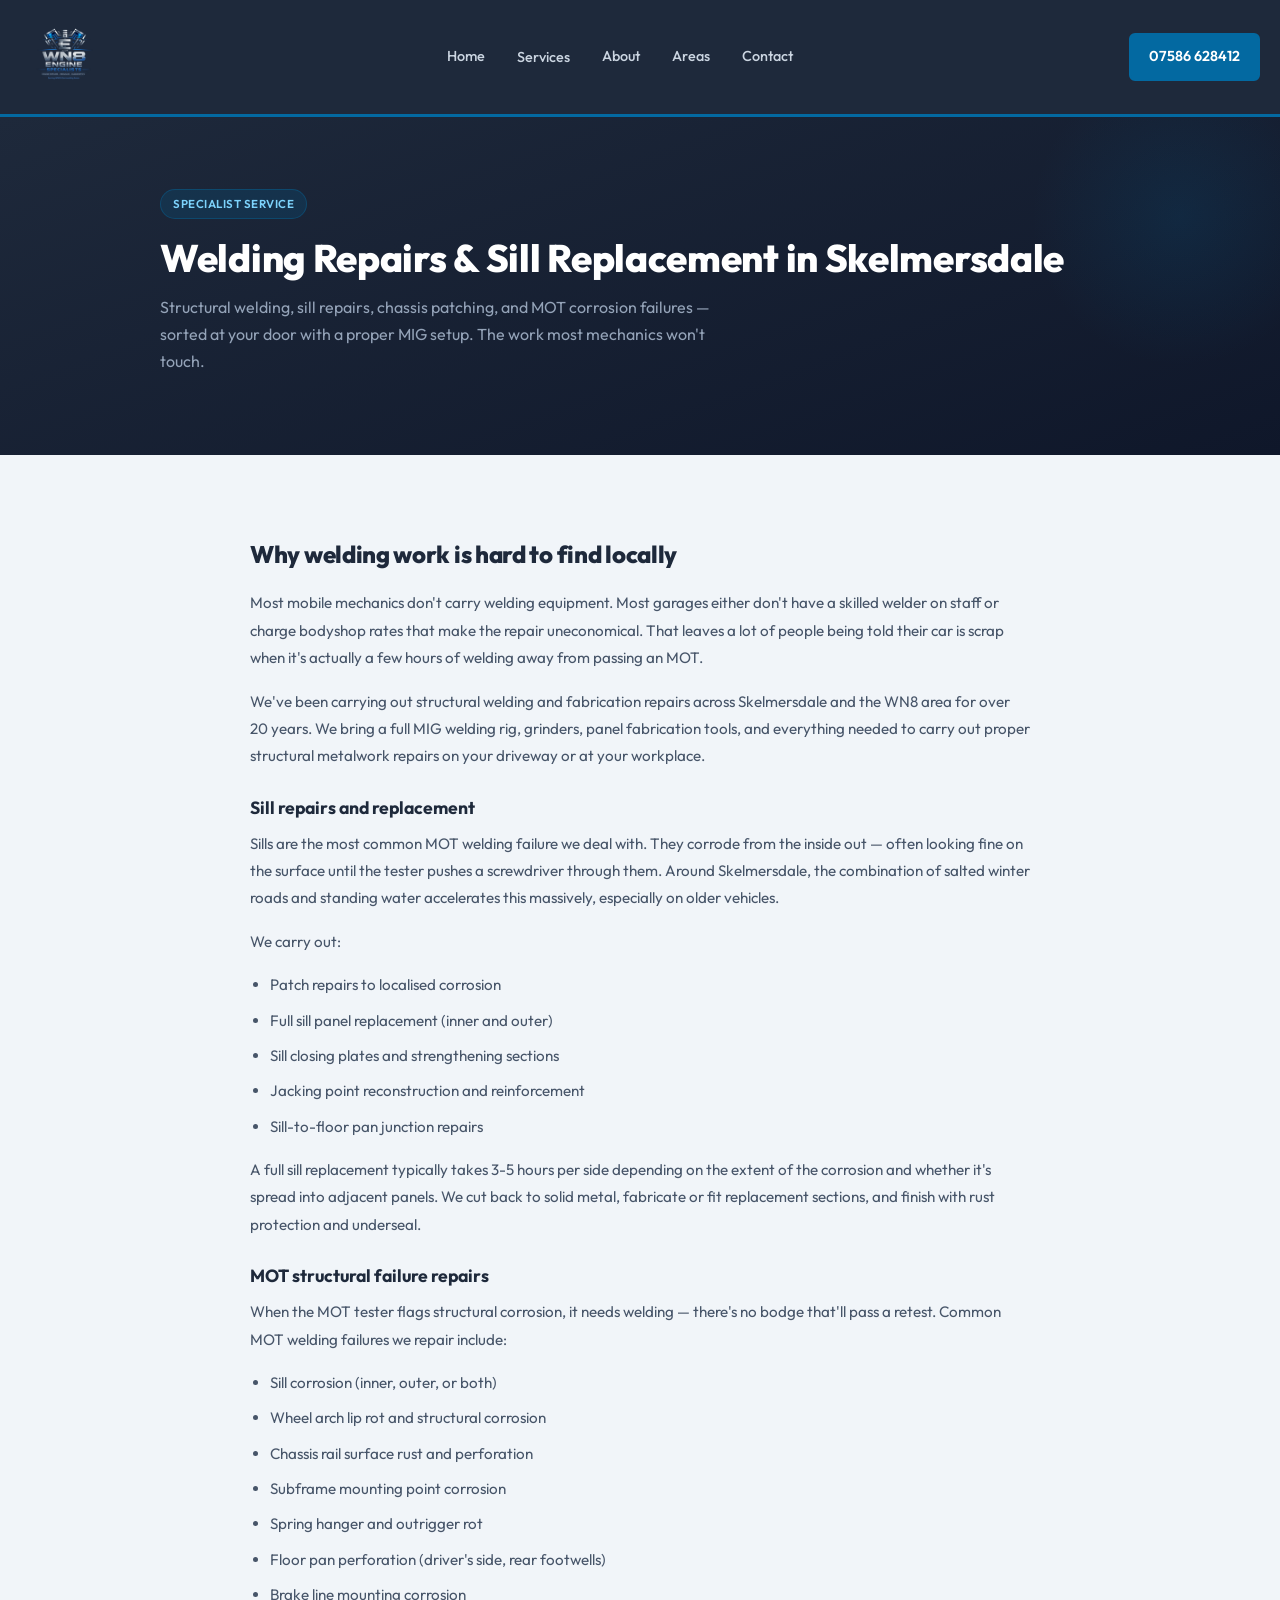
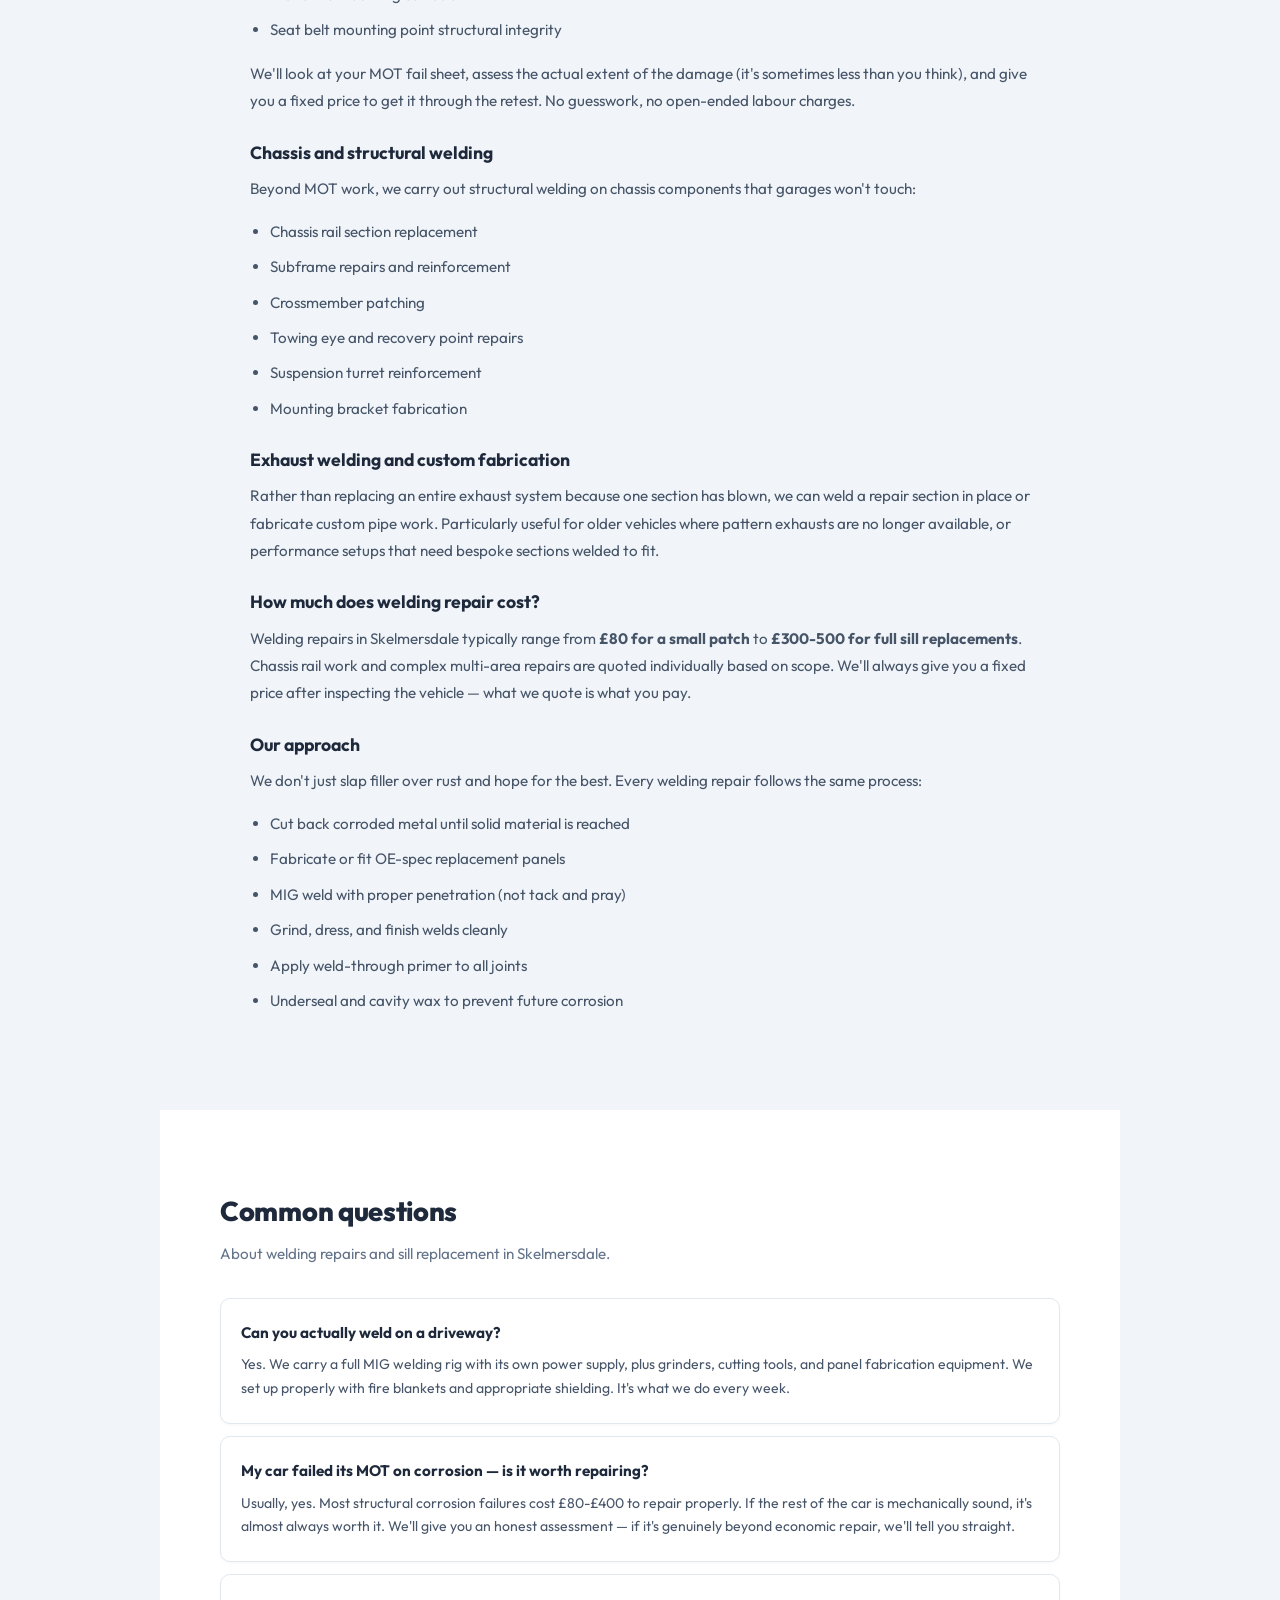
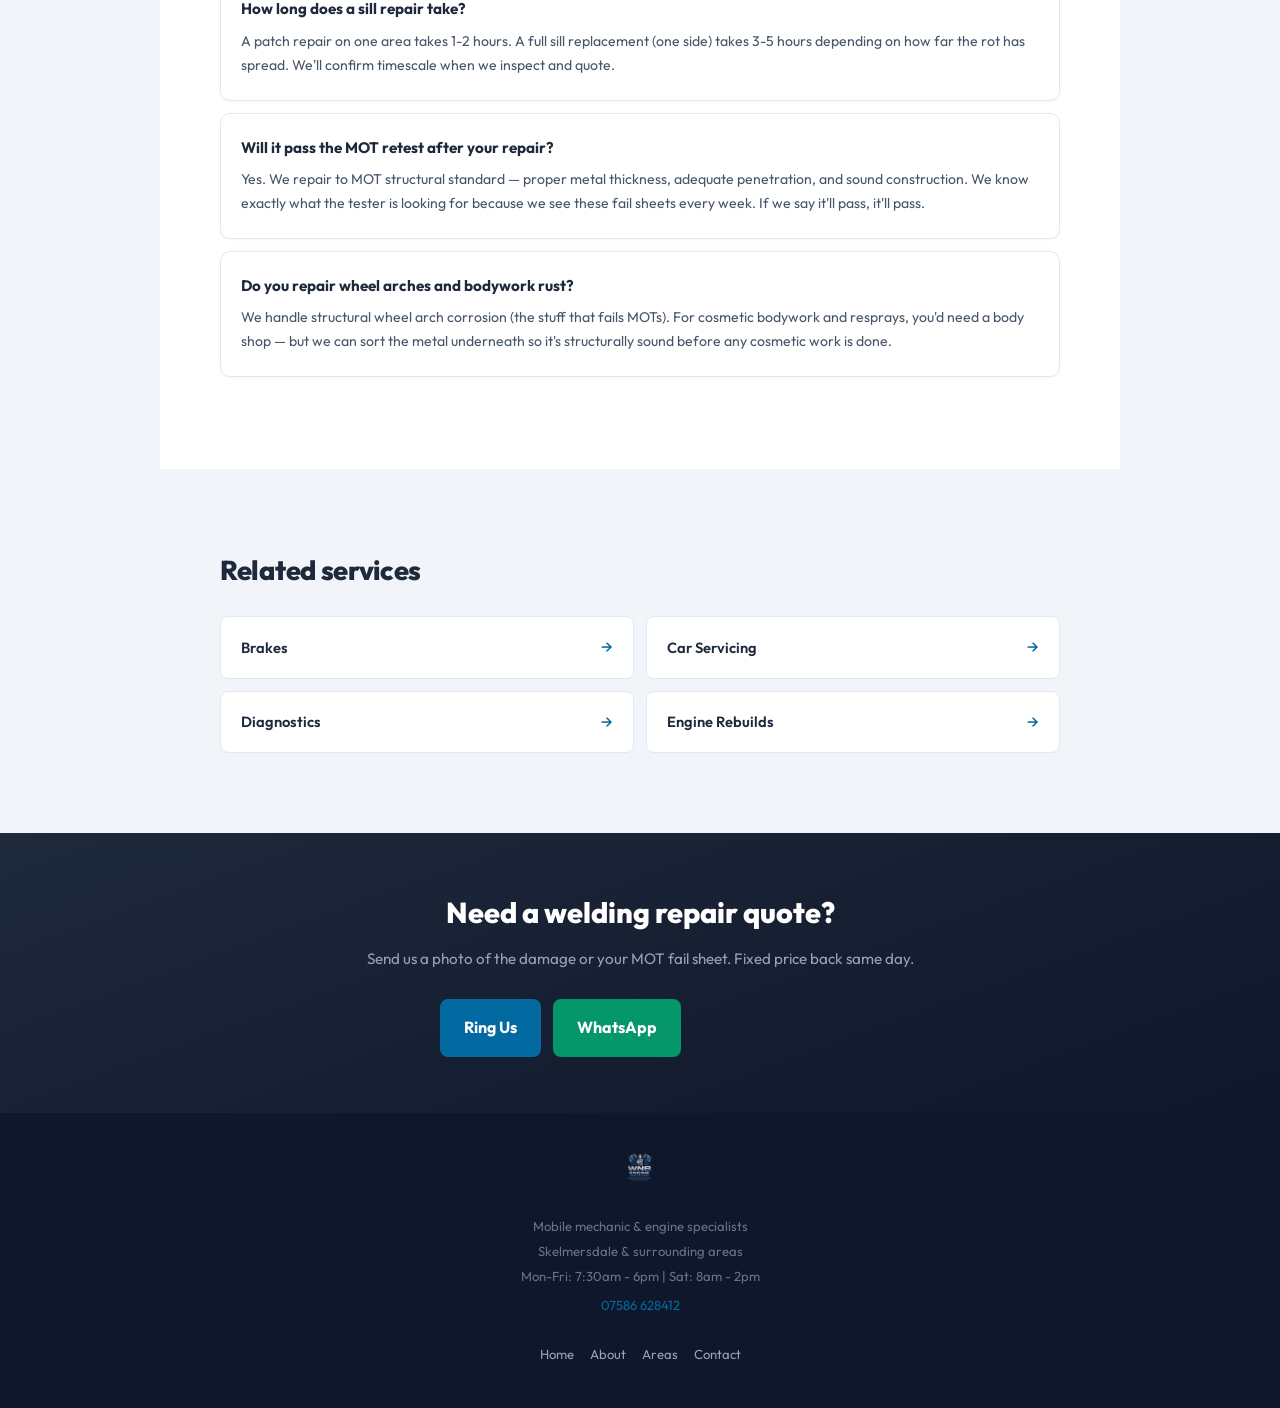
<file: services/welding-repairs.html>
<!DOCTYPE html>
<html lang="en-GB">
<head>
    <meta charset="UTF-8">
    <meta name="viewport" content="width=device-width, initial-scale=1.0">
    <title>Welding Repairs & Sill Replacement Skelmersdale | WN8 Motors</title>
    <meta name="description" content="Mobile welding repairs in Skelmersdale. Sill replacement, chassis welding, MOT failure structural repairs, wheel arch corrosion. We come to you with full MIG welding setup. 20+ years experience. Free quotes.">
    <meta name="keywords" content="welding repairs skelmersdale, sill repair skelmersdale, car welding near me WN8, MOT failure welding skelmersdale, chassis welding skelmersdale, sill replacement up holland, car welding ormskirk, structural repair mobile mechanic, welding MOT fail, rust repair skelmersdale">
    <meta name="robots" content="index, follow">
    <meta name="geo.region" content="GB-LAN">
    <meta name="geo.placename" content="Skelmersdale">
    <link rel="canonical" href="https://wm8-motors.vercel.app/services/welding-repairs.html">
    <link rel="icon" type="image/png" sizes="32x32" href="/img/favicon-32x32.png">
    <link rel="icon" type="image/x-icon" href="/img/favicon.ico">
    <link rel="apple-touch-icon" sizes="180x180" href="/img/apple-touch-icon.png">
    <meta name="theme-color" content="#0369a1">
    <link rel="preconnect" href="https://fonts.googleapis.com">
    <link rel="preconnect" href="https://fonts.gstatic.com" crossorigin>
    <link href="https://fonts.googleapis.com/css2?family=Outfit:wght@400;500;600;700;800&display=swap" rel="stylesheet">
    <link rel="stylesheet" href="/css/styles.css">
    <script type="application/ld+json">
    {"@context":"https://schema.org","@type":"Service","serviceType":"Automotive Welding Repair","provider":{"@type":"AutoRepair","name":"WN8 Motors","telephone":"+447586628412","address":{"@type":"PostalAddress","addressLocality":"Skelmersdale","addressRegion":"Lancashire","postalCode":"WN8","addressCountry":"GB"}},"areaServed":{"@type":"GeoCircle","geoMidpoint":{"@type":"GeoCoordinates","latitude":"53.5509","longitude":"-2.7762"},"geoRadius":"24000"},"description":"Professional mobile welding repairs in Skelmersdale. Sill replacement, chassis repairs, MOT structural failure welding, wheel arch corrosion repair. Full MIG welding setup brought to your door.","offers":{"@type":"Offer","priceCurrency":"GBP","price":"80","availability":"https://schema.org/InStock"}}
    </script>
</head>
<body>
    <header class="site-header">
        <a href="/" class="logo-link"><img src="/img/logo-header.png" alt="WN8 Motors" class="logo-img"></a>
        <nav class="main-nav">
            <a href="/">Home</a>
            <div class="nav-dropdown">
                <button class="nav-dropdown-trigger">Services</button>
                <div class="nav-dropdown-menu">
                    <a href="/services/timing-belts.html">Timing Belts</a>
                    <a href="/services/head-gaskets.html">Head Gaskets</a>
                    <a href="/services/clutch-replacement.html">Clutches</a>
                    <a href="/services/engine-rebuilds.html">Engine Rebuilds</a>
                    <a href="/services/turbo-repairs.html">Turbo Repairs</a>
                    <a href="/services/car-servicing.html">Car Servicing</a>
                    <a href="/services/brakes.html">Brakes</a>
                    <a href="/services/diagnostics.html">Diagnostics</a>
                    <a href="/services/welding-repairs.html">Welding Repairs</a>
                </div>
            </div>
            <a href="/about.html">About</a>
            <a href="/areas.html">Areas</a>
            <a href="/contact.html">Contact</a>
        </nav>
        <button class="mobile-menu-btn" aria-label="Menu">&#9776;</button>
        <a href="tel:+447586628412" class="header-phone">07586 628412</a>
    </header>
    <div class="mobile-nav-overlay"></div>
    <nav class="mobile-nav">
        <button class="mobile-nav-close" aria-label="Close">&times;</button>
        <div class="mobile-nav-links">
            <a href="/">Home</a>
            <span class="nav-section-title">Services</span>
            <a href="/services/timing-belts.html" class="nav-sub-link">Timing Belts</a>
            <a href="/services/head-gaskets.html" class="nav-sub-link">Head Gaskets</a>
            <a href="/services/clutch-replacement.html" class="nav-sub-link">Clutches</a>
            <a href="/services/engine-rebuilds.html" class="nav-sub-link">Engine Rebuilds</a>
            <a href="/services/turbo-repairs.html" class="nav-sub-link">Turbo Repairs</a>
            <a href="/services/car-servicing.html" class="nav-sub-link">Car Servicing</a>
            <a href="/services/brakes.html" class="nav-sub-link">Brakes</a>
            <a href="/services/diagnostics.html" class="nav-sub-link">Diagnostics</a>
            <a href="/services/welding-repairs.html" class="nav-sub-link">Welding Repairs</a>
            <a href="/about.html">About</a>
            <a href="/areas.html">Areas</a>
            <a href="/contact.html">Contact</a>
        </div>
    </nav>

    <section class="page-hero">
        <div class="page-hero-content">
            <span class="hero-badge">Specialist Service</span>
            <h1>Welding Repairs &amp; Sill Replacement in Skelmersdale</h1>
            <p>Structural welding, sill repairs, chassis patching, and MOT corrosion failures — sorted at your door with a proper MIG setup. The work most mechanics won't touch.</p>
        </div>
    </section>

    <section class="content-section">
        <div class="content-wrapper">
            <h2>Why welding work is hard to find locally</h2>
            <p>Most mobile mechanics don't carry welding equipment. Most garages either don't have a skilled welder on staff or charge bodyshop rates that make the repair uneconomical. That leaves a lot of people being told their car is scrap when it's actually a few hours of welding away from passing an MOT.</p>
            <p>We've been carrying out structural welding and fabrication repairs across Skelmersdale and the WN8 area for over 20 years. We bring a full MIG welding rig, grinders, panel fabrication tools, and everything needed to carry out proper structural metalwork repairs on your driveway or at your workplace.</p>

            <h3>Sill repairs and replacement</h3>
            <p>Sills are the most common MOT welding failure we deal with. They corrode from the inside out — often looking fine on the surface until the tester pushes a screwdriver through them. Around Skelmersdale, the combination of salted winter roads and standing water accelerates this massively, especially on older vehicles.</p>
            <p>We carry out:</p>
            <ul>
                <li>Patch repairs to localised corrosion</li>
                <li>Full sill panel replacement (inner and outer)</li>
                <li>Sill closing plates and strengthening sections</li>
                <li>Jacking point reconstruction and reinforcement</li>
                <li>Sill-to-floor pan junction repairs</li>
            </ul>
            <p>A full sill replacement typically takes 3-5 hours per side depending on the extent of the corrosion and whether it's spread into adjacent panels. We cut back to solid metal, fabricate or fit replacement sections, and finish with rust protection and underseal.</p>

            <h3>MOT structural failure repairs</h3>
            <p>When the MOT tester flags structural corrosion, it needs welding — there's no bodge that'll pass a retest. Common MOT welding failures we repair include:</p>
            <ul>
                <li>Sill corrosion (inner, outer, or both)</li>
                <li>Wheel arch lip rot and structural corrosion</li>
                <li>Chassis rail surface rust and perforation</li>
                <li>Subframe mounting point corrosion</li>
                <li>Spring hanger and outrigger rot</li>
                <li>Floor pan perforation (driver's side, rear footwells)</li>
                <li>Brake line mounting corrosion</li>
                <li>Seat belt mounting point structural integrity</li>
            </ul>
            <p>We'll look at your MOT fail sheet, assess the actual extent of the damage (it's sometimes less than you think), and give you a fixed price to get it through the retest. No guesswork, no open-ended labour charges.</p>

            <h3>Chassis and structural welding</h3>
            <p>Beyond MOT work, we carry out structural welding on chassis components that garages won't touch:</p>
            <ul>
                <li>Chassis rail section replacement</li>
                <li>Subframe repairs and reinforcement</li>
                <li>Crossmember patching</li>
                <li>Towing eye and recovery point repairs</li>
                <li>Suspension turret reinforcement</li>
                <li>Mounting bracket fabrication</li>
            </ul>

            <h3>Exhaust welding and custom fabrication</h3>
            <p>Rather than replacing an entire exhaust system because one section has blown, we can weld a repair section in place or fabricate custom pipe work. Particularly useful for older vehicles where pattern exhausts are no longer available, or performance setups that need bespoke sections welded to fit.</p>

            <h3>How much does welding repair cost?</h3>
            <p>Welding repairs in Skelmersdale typically range from <strong>&pound;80 for a small patch</strong> to <strong>&pound;300-500 for full sill replacements</strong>. Chassis rail work and complex multi-area repairs are quoted individually based on scope. We'll always give you a fixed price after inspecting the vehicle — what we quote is what you pay.</p>

            <h3>Our approach</h3>
            <p>We don't just slap filler over rust and hope for the best. Every welding repair follows the same process:</p>
            <ul>
                <li>Cut back corroded metal until solid material is reached</li>
                <li>Fabricate or fit OE-spec replacement panels</li>
                <li>MIG weld with proper penetration (not tack and pray)</li>
                <li>Grind, dress, and finish welds cleanly</li>
                <li>Apply weld-through primer to all joints</li>
                <li>Underseal and cavity wax to prevent future corrosion</li>
            </ul>
        </div>
    </section>

    <section class="section section-alt">
        <h2>Common questions</h2>
        <p class="section-sub">About welding repairs and sill replacement in Skelmersdale.</p>
        <div class="faq-item"><h3>Can you actually weld on a driveway?</h3><p>Yes. We carry a full MIG welding rig with its own power supply, plus grinders, cutting tools, and panel fabrication equipment. We set up properly with fire blankets and appropriate shielding. It's what we do every week.</p></div>
        <div class="faq-item"><h3>My car failed its MOT on corrosion — is it worth repairing?</h3><p>Usually, yes. Most structural corrosion failures cost £80-£400 to repair properly. If the rest of the car is mechanically sound, it's almost always worth it. We'll give you an honest assessment — if it's genuinely beyond economic repair, we'll tell you straight.</p></div>
        <div class="faq-item"><h3>How long does a sill repair take?</h3><p>A patch repair on one area takes 1-2 hours. A full sill replacement (one side) takes 3-5 hours depending on how far the rot has spread. We'll confirm timescale when we inspect and quote.</p></div>
        <div class="faq-item"><h3>Will it pass the MOT retest after your repair?</h3><p>Yes. We repair to MOT structural standard — proper metal thickness, adequate penetration, and sound construction. We know exactly what the tester is looking for because we see these fail sheets every week. If we say it'll pass, it'll pass.</p></div>
        <div class="faq-item"><h3>Do you repair wheel arches and bodywork rust?</h3><p>We handle structural wheel arch corrosion (the stuff that fails MOTs). For cosmetic bodywork and resprays, you'd need a body shop — but we can sort the metal underneath so it's structurally sound before any cosmetic work is done.</p></div>
    </section>

    <section class="section">
        <h2>Related services</h2>
        <div class="related-services">
            <a href="/services/brakes.html" class="related-link"><span>Brakes</span></a>
            <a href="/services/car-servicing.html" class="related-link"><span>Car Servicing</span></a>
            <a href="/services/diagnostics.html" class="related-link"><span>Diagnostics</span></a>
            <a href="/services/engine-rebuilds.html" class="related-link"><span>Engine Rebuilds</span></a>
        </div>
    </section>

    <section class="cta-section">
        <h2>Need a welding repair quote?</h2>
        <p>Send us a photo of the damage or your MOT fail sheet. Fixed price back same day.</p>
        <div class="hero-cta">
            <a href="tel:+447586628412" class="btn-primary">Ring Us</a>
            <a href="https://wa.me/447586628412?text=Hi%2C%20I%20need%20a%20quote%20for%20welding%20repair%20work%20in%20Skem" class="btn-secondary">WhatsApp</a>
        </div>
    </section>

    <footer class="site-footer">
        <img src="/img/logo-header.png" alt="WN8 Motors" class="footer-logo">
        <p>Mobile mechanic &amp; engine specialists</p>
        <p>Skelmersdale &amp; surrounding areas</p>
        <p>Mon-Fri: 7:30am - 6pm | Sat: 8am - 2pm</p>
        <p style="margin-top: 8px;"><a href="tel:+447586628412">07586 628412</a></p>
        <div class="footer-links">
            <a href="/">Home</a>
            <a href="/about.html">About</a>
            <a href="/areas.html">Areas</a>
            <a href="/contact.html">Contact</a>
        </div>
    </footer>

    <div class="sticky-cta">
        <a href="tel:+447586628412" class="btn-call">&#128222; Call Now</a>
        <a href="https://wa.me/447586628412?text=Hi%2C%20I%20need%20a%20quote%20for%20welding%20repair%20work" class="btn-whatsapp">&#128172; WhatsApp</a>
    </div>

    <script src="/js/nav.js"></script>
</body>
</html>
</file>
<file: css/styles.css>
/* WN8 Motors - Shared Styles */
*, *::before, *::after { box-sizing: border-box; margin: 0; padding: 0; }

:root {
    --bg: #f1f5f9;
    --white: #ffffff;
    --steel: #1e293b;
    --slate: #475569;
    --muted: #64748b;
    --accent: #0369a1;
    --accent-dark: #075985;
    --accent-light: #e0f2fe;
    --text: #1e293b;
    --text-light: #475569;
    --border: #e2e8f0;
    --success: #059669;
}

html { scroll-behavior: smooth; }
body { font-family: 'Outfit', -apple-system, BlinkMacSystemFont, sans-serif; color: var(--text); line-height: 1.6; background: var(--bg); }

/* Sticky CTA (mobile) */
.sticky-cta { position: fixed; bottom: 0; left: 0; right: 0; background: var(--steel); padding: 12px 16px; display: flex; gap: 10px; z-index: 1000; box-shadow: 0 -4px 20px rgba(0,0,0,0.15); }
.sticky-cta a { flex: 1; text-align: center; padding: 14px 12px; border-radius: 8px; text-decoration: none; font-weight: 700; font-size: 0.95rem; min-height: 48px; display: flex; align-items: center; justify-content: center; }
.sticky-cta a:active { transform: scale(0.96); }
.btn-call { background: var(--accent); color: var(--white); }
.btn-whatsapp { background: var(--success); color: var(--white); }

/* Header */
.site-header { background: var(--steel); padding: 12px 20px; display: flex; justify-content: space-between; align-items: center; border-bottom: 3px solid var(--accent); position: sticky; top: 0; z-index: 900; }
.logo-link { text-decoration: none; display: flex; align-items: center; }
.logo-img { height: 90px; width: auto; }
.header-phone { color: var(--white); font-size: 0.9rem; font-weight: 600; text-decoration: none; padding: 10px 18px; border: 2px solid var(--accent); border-radius: 6px; transition: all 0.2s; background: var(--accent); }
.header-phone:hover { background: var(--accent-dark); border-color: var(--accent-dark); color: var(--white); }

/* Navigation */
.main-nav { display: none; align-items: center; gap: 4px; }
.main-nav > a, .nav-dropdown-trigger { color: #cbd5e1; text-decoration: none; font-size: 0.9rem; font-weight: 500; padding: 10px 14px; border-radius: 6px; transition: color 0.2s, background 0.2s; display: inline-block; }
.main-nav > a:hover, .nav-dropdown-trigger:hover { color: #ffffff; background: rgba(255,255,255,0.08); }
.nav-dropdown { position: relative; }
.nav-dropdown-trigger { cursor: pointer; background: none; border: none; font-family: inherit; }
.nav-dropdown-menu { display: none; position: absolute; top: 100%; left: 0; background: var(--white); border: 1px solid var(--border); border-radius: 10px; box-shadow: 0 10px 40px rgba(0,0,0,0.15); min-width: 220px; padding: 8px 0; z-index: 1000; margin-top: 8px; }
.nav-dropdown:hover .nav-dropdown-menu { display: block; }
.nav-dropdown-menu a { display: block; padding: 10px 20px; color: var(--steel); text-decoration: none; font-size: 0.88rem; font-weight: 500; transition: background 0.15s; }
.nav-dropdown-menu a:hover { background: var(--accent-light); color: var(--accent-dark); }

/* Mobile menu button */
.mobile-menu-btn { display: flex; align-items: center; justify-content: center; background: none; border: 2px solid rgba(255,255,255,0.2); color: #ffffff; font-size: 1.5rem; width: 44px; height: 44px; border-radius: 6px; cursor: pointer; transition: border-color 0.2s; }
.mobile-menu-btn:hover { border-color: var(--accent); }

/* Mobile nav overlay */
.mobile-nav-overlay { display: none; position: fixed; top: 0; left: 0; right: 0; bottom: 0; background: rgba(0,0,0,0.6); z-index: 950; }
.mobile-nav-overlay.active { display: block; }
.mobile-nav { position: fixed; top: 0; right: -300px; width: 280px; height: 100%; background: var(--steel); z-index: 960; padding: 24px 20px; overflow-y: auto; transition: right 0.3s ease; }
.mobile-nav.active { right: 0; }
.mobile-nav-close { background: none; border: none; color: #ffffff; font-size: 1.8rem; cursor: pointer; position: absolute; top: 16px; right: 16px; width: 44px; height: 44px; display: flex; align-items: center; justify-content: center; }
.mobile-nav-links { margin-top: 48px; display: flex; flex-direction: column; gap: 4px; }
.mobile-nav-links a { color: #cbd5e1; text-decoration: none; font-size: 1rem; font-weight: 500; padding: 14px 16px; border-radius: 6px; min-height: 48px; display: flex; align-items: center; }
.mobile-nav-links a:hover, .mobile-nav-links a:active { color: #ffffff; background: rgba(255,255,255,0.08); }
.mobile-nav-links .nav-section-title { color: var(--accent); font-size: 0.75rem; font-weight: 700; text-transform: uppercase; letter-spacing: 1px; padding: 20px 16px 6px; }
.mobile-nav-links .nav-sub-link { padding-left: 28px; font-size: 0.92rem; }

/* Hero */
.hero { background: linear-gradient(160deg, var(--steel) 0%, #0f172a 100%); display: flex; flex-direction: column; position: relative; overflow: hidden; }
.hero::before { content: ''; position: absolute; top: -50px; right: -50px; width: 300px; height: 300px; background: radial-gradient(circle, rgba(3,105,161,0.15) 0%, transparent 70%); border-radius: 50%; z-index: 0; }
.hero-img { width: 60%; max-width: 280px; height: auto; display: block; margin: 32px auto 0; flex-shrink: 0; }
.hero-content { padding: 32px 20px 48px; position: relative; z-index: 1; }
.hero-badges { display: flex; flex-wrap: wrap; gap: 8px; margin-bottom: 20px; }
.hero-badge { display: inline-block; background: rgba(3,105,161,0.2); border: 1px solid rgba(3,105,161,0.4); color: #7dd3fc; font-size: 0.72rem; font-weight: 600; padding: 5px 12px; border-radius: 20px; text-transform: uppercase; letter-spacing: 0.5px; }
.hero h1 { font-size: 2.2rem; font-weight: 800; color: #ffffff; line-height: 1.15; margin-bottom: 16px; letter-spacing: -0.5px; }
.hero p { color: #94a3b8; font-size: 1rem; margin-bottom: 28px; max-width: 500px; line-height: 1.7; }
.hero-cta { display: flex; flex-direction: column; gap: 12px; max-width: 320px; }
.hero-cta a { display: flex; align-items: center; justify-content: center; padding: 16px 24px; border-radius: 8px; text-decoration: none; font-weight: 700; font-size: 1rem; text-align: center; min-height: 52px; }
.hero-cta a:active { transform: scale(0.97); }
.hero-cta .btn-primary { background: var(--accent); color: #ffffff; }
.hero-cta .btn-secondary { background: var(--success); color: #ffffff; }

/* Page hero (for subpages) */
.page-hero { background: linear-gradient(160deg, var(--steel) 0%, #0f172a 100%); padding: 48px 20px 56px; position: relative; overflow: hidden; }
.page-hero::before { content: ''; position: absolute; top: -50px; right: -50px; width: 300px; height: 300px; background: radial-gradient(circle, rgba(3,105,161,0.15) 0%, transparent 70%); border-radius: 50%; z-index: 0; }
.page-hero-content { position: relative; z-index: 1; max-width: 720px; }
.page-hero .hero-badge { margin-bottom: 16px; }
.page-hero h1 { font-size: 2rem; font-weight: 800; color: #ffffff; line-height: 1.2; margin-bottom: 12px; letter-spacing: -0.3px; }
.page-hero p { color: #94a3b8; font-size: 1rem; line-height: 1.7; margin-bottom: 0; max-width: 560px; }

/* Trust strip */
.trust-strip { background: var(--white); padding: 18px 16px; display: flex; justify-content: center; flex-wrap: wrap; gap: 20px; border-bottom: 1px solid var(--border); }
.trust-pill { display: flex; align-items: center; gap: 6px; font-size: 0.82rem; font-weight: 600; color: var(--steel); }
.trust-pill .dot { width: 8px; height: 8px; background: var(--accent); border-radius: 50%; flex-shrink: 0; }

/* Sections */
.section { padding: 56px 20px; }
.section-alt { background: var(--white); }
.section h2 { font-size: 1.7rem; font-weight: 800; color: var(--steel); margin-bottom: 8px; letter-spacing: -0.3px; }
.section-sub { color: var(--muted); margin-bottom: 32px; font-size: 0.95rem; }

/* Content sections */
.content-section { padding: 56px 20px; }
.content-section h2 { font-size: 1.5rem; font-weight: 800; color: var(--steel); margin-bottom: 16px; letter-spacing: -0.3px; }
.content-section h3 { font-size: 1.1rem; font-weight: 700; color: var(--steel); margin-top: 24px; margin-bottom: 8px; }
.content-section p { color: var(--text-light); font-size: 0.95rem; line-height: 1.8; margin-bottom: 16px; }
.content-section ul { margin: 16px 0; padding-left: 20px; }
.content-section ul li { color: var(--text-light); font-size: 0.95rem; line-height: 1.8; margin-bottom: 8px; }
.content-wrapper { max-width: 780px; margin: 0 auto; }

/* Services grid */
.services-grid { display: grid; grid-template-columns: 1fr; gap: 14px; }
.service-card { background: var(--white); border: 1px solid var(--border); border-radius: 10px; padding: 22px 20px; box-shadow: 0 1px 3px rgba(0,0,0,0.04); text-decoration: none; display: block; transition: box-shadow 0.2s, border-color 0.2s; }
.service-card:hover { box-shadow: 0 4px 12px rgba(0,0,0,0.08); border-color: var(--accent); }
.service-card h3 { font-size: 1rem; font-weight: 700; color: var(--steel); margin-bottom: 6px; }
.service-card p { color: var(--text-light); font-size: 0.88rem; line-height: 1.6; }
.service-card .price-hint { margin-top: 12px; font-size: 0.78rem; color: var(--accent-dark); font-weight: 700; background: var(--accent-light); display: inline-block; padding: 3px 10px; border-radius: 4px; }

/* Mobile cards */
.mobile-card { background: var(--white); border: 1px solid var(--border); border-left: 4px solid var(--success); padding: 24px 20px; border-radius: 8px; margin-bottom: 16px; box-shadow: 0 1px 3px rgba(0,0,0,0.04); }
.mobile-card h3 { color: var(--steel); font-size: 1.05rem; font-weight: 700; margin-bottom: 8px; }
.mobile-card p { color: var(--text-light); font-size: 0.9rem; line-height: 1.7; }

/* Spec list */
.spec-list { list-style: none; background: var(--white); border: 1px solid var(--border); border-radius: 10px; overflow: hidden; box-shadow: 0 1px 3px rgba(0,0,0,0.04); }
.spec-list li { padding: 16px 20px; border-bottom: 1px solid var(--border); display: flex; justify-content: space-between; align-items: center; }
.spec-list li:last-child { border-bottom: none; }
.spec-list li:nth-child(even) { background: var(--bg); }
.spec-list li a { text-decoration: none; color: inherit; display: flex; justify-content: space-between; align-items: center; width: 100%; }
.spec-list li a:hover .spec-name { color: var(--accent); }
.spec-name { font-weight: 600; color: var(--steel); font-size: 0.95rem; }
.spec-detail { color: var(--muted); font-size: 0.82rem; text-align: right; max-width: 50%; }

/* Why blocks */
.why-block { background: var(--white); border: 1px solid var(--border); border-radius: 10px; padding: 24px 20px; margin-bottom: 14px; box-shadow: 0 1px 3px rgba(0,0,0,0.04); }
.why-block h3 { font-size: 1rem; font-weight: 700; color: var(--steel); margin-bottom: 8px; }
.why-block p { color: var(--text-light); font-size: 0.9rem; line-height: 1.7; }

/* Area grid */
.area-grid { display: grid; grid-template-columns: 1fr 1fr; gap: 8px; }
.area-chip { background: var(--white); border: 1px solid var(--border); color: var(--steel); padding: 10px 14px; border-radius: 6px; font-size: 0.82rem; font-weight: 500; text-align: center; }

/* FAQ */
.faq-item { background: var(--white); border: 1px solid var(--border); border-radius: 10px; padding: 22px 20px; margin-bottom: 12px; box-shadow: 0 1px 3px rgba(0,0,0,0.04); }
.faq-item h3 { font-size: 0.95rem; font-weight: 700; color: var(--steel); margin-bottom: 8px; }
.faq-item p { color: var(--text-light); font-size: 0.88rem; line-height: 1.7; }

/* CTA */
.cta-section { background: linear-gradient(160deg, var(--steel) 0%, #0f172a 100%); padding: 56px 20px; text-align: center; }
.cta-section h2 { font-size: 1.8rem; font-weight: 800; color: #ffffff; margin-bottom: 12px; }
.cta-section p { color: #94a3b8; margin-bottom: 28px; font-size: 0.95rem; }
.cta-section .hero-cta { margin: 0 auto; }

/* Related services */
.related-services { display: grid; grid-template-columns: 1fr; gap: 12px; margin-top: 24px; }
.related-link { background: var(--white); border: 1px solid var(--border); border-radius: 8px; padding: 16px 20px; text-decoration: none; display: flex; justify-content: space-between; align-items: center; transition: border-color 0.2s, box-shadow 0.2s; }
.related-link:hover { border-color: var(--accent); box-shadow: 0 2px 8px rgba(0,0,0,0.06); }
.related-link span { font-weight: 600; color: var(--steel); font-size: 0.92rem; }
.related-link::after { content: '\2192'; color: var(--accent); font-size: 1.1rem; }

/* Contact form */
.contact-form { background: var(--white); border: 1px solid var(--border); border-radius: 10px; padding: 28px 24px; box-shadow: 0 1px 3px rgba(0,0,0,0.04); }
.contact-form label { display: block; font-size: 0.88rem; font-weight: 600; color: var(--steel); margin-bottom: 6px; }
.contact-form input, .contact-form textarea { width: 100%; padding: 14px 16px; border: 1px solid var(--border); border-radius: 8px; font-size: 0.95rem; font-family: inherit; margin-bottom: 16px; transition: border-color 0.2s; min-height: 48px; }
.contact-form input:focus, .contact-form textarea:focus { outline: none; border-color: var(--accent); box-shadow: 0 0 0 3px var(--accent-light); }
.contact-form textarea { min-height: 120px; resize: vertical; }
.contact-form button { background: var(--accent); color: #ffffff; border: none; padding: 16px 32px; border-radius: 8px; font-size: 1rem; font-weight: 700; font-family: inherit; cursor: pointer; min-height: 52px; width: 100%; transition: background 0.2s; }
.contact-form button:hover { background: var(--accent-dark); }

/* Info card */
.info-card { background: var(--white); border: 1px solid var(--border); border-radius: 10px; padding: 24px 20px; margin-bottom: 16px; box-shadow: 0 1px 3px rgba(0,0,0,0.04); }
.info-card h3 { font-size: 1rem; font-weight: 700; color: var(--steel); margin-bottom: 12px; }
.info-card p { color: var(--text-light); font-size: 0.9rem; line-height: 1.7; margin-bottom: 8px; }
.info-card a { color: var(--accent); text-decoration: none; font-weight: 600; }
.info-card a:hover { text-decoration: underline; }
.info-card .phone-big { font-size: 1.4rem; font-weight: 800; color: var(--steel); display: block; margin: 8px 0; }

/* Footer */
.site-footer { background: #0f172a; padding: 32px 20px 90px; text-align: center; }
.site-footer .footer-logo { height: 48px; width: auto; margin-bottom: 16px; }
.site-footer p { color: #64748b; font-size: 0.82rem; margin-bottom: 4px; }
.site-footer a { color: var(--accent); text-decoration: none; }
.footer-links { margin-top: 16px; display: flex; justify-content: center; flex-wrap: wrap; gap: 16px; }
.footer-links a { color: #94a3b8; text-decoration: none; font-size: 0.82rem; min-height: 44px; display: inline-flex; align-items: center; }
.footer-links a:hover { color: var(--accent); }

/* Desktop */
@media (min-width: 640px) {
    .hero { flex-direction: row; align-items: stretch; }
    .hero-img { width: 40%; max-width: none; height: auto; margin: 0; padding: 0; order: 2; flex-shrink: 0; object-fit: cover; }
    .hero-content { padding: 56px 40px 56px 40px; flex: 1; order: 1; display: flex; flex-direction: column; justify-content: center; }
    .hero h1 { font-size: 2.6rem; }
    .hero-cta { flex-direction: row; max-width: 400px; }
    .sticky-cta { display: none; }
    .site-footer { padding-bottom: 32px; }
    .services-grid { grid-template-columns: 1fr 1fr; }
    .area-grid { grid-template-columns: 1fr 1fr 1fr; }
    .main-nav { display: flex; }
    .mobile-menu-btn { display: none; }
    .related-services { grid-template-columns: 1fr 1fr; }
    .page-hero { padding: 64px 40px 72px; }
    .page-hero h1 { font-size: 2.4rem; }
}

@media (min-width: 768px) {
    .section { padding: 72px 40px; }
    .content-section { padding: 72px 40px; }
}

@media (min-width: 1024px) {
    .section { padding: 80px 60px; max-width: 960px; margin: 0 auto; }
    .content-section { padding: 80px 60px; max-width: 960px; margin: 0 auto; }
    .hero-content { padding: 72px 40px 72px 60px; max-width: 560px; }
    .services-grid { grid-template-columns: 1fr 1fr 1fr; }
    .area-grid { grid-template-columns: 1fr 1fr 1fr 1fr; }
    .page-hero { padding: 72px 60px 80px; }
    .page-hero-content { max-width: 960px; margin: 0 auto; }
}

@media (max-width: 639px) {
    .header-phone { display: none; }
}
</file>
